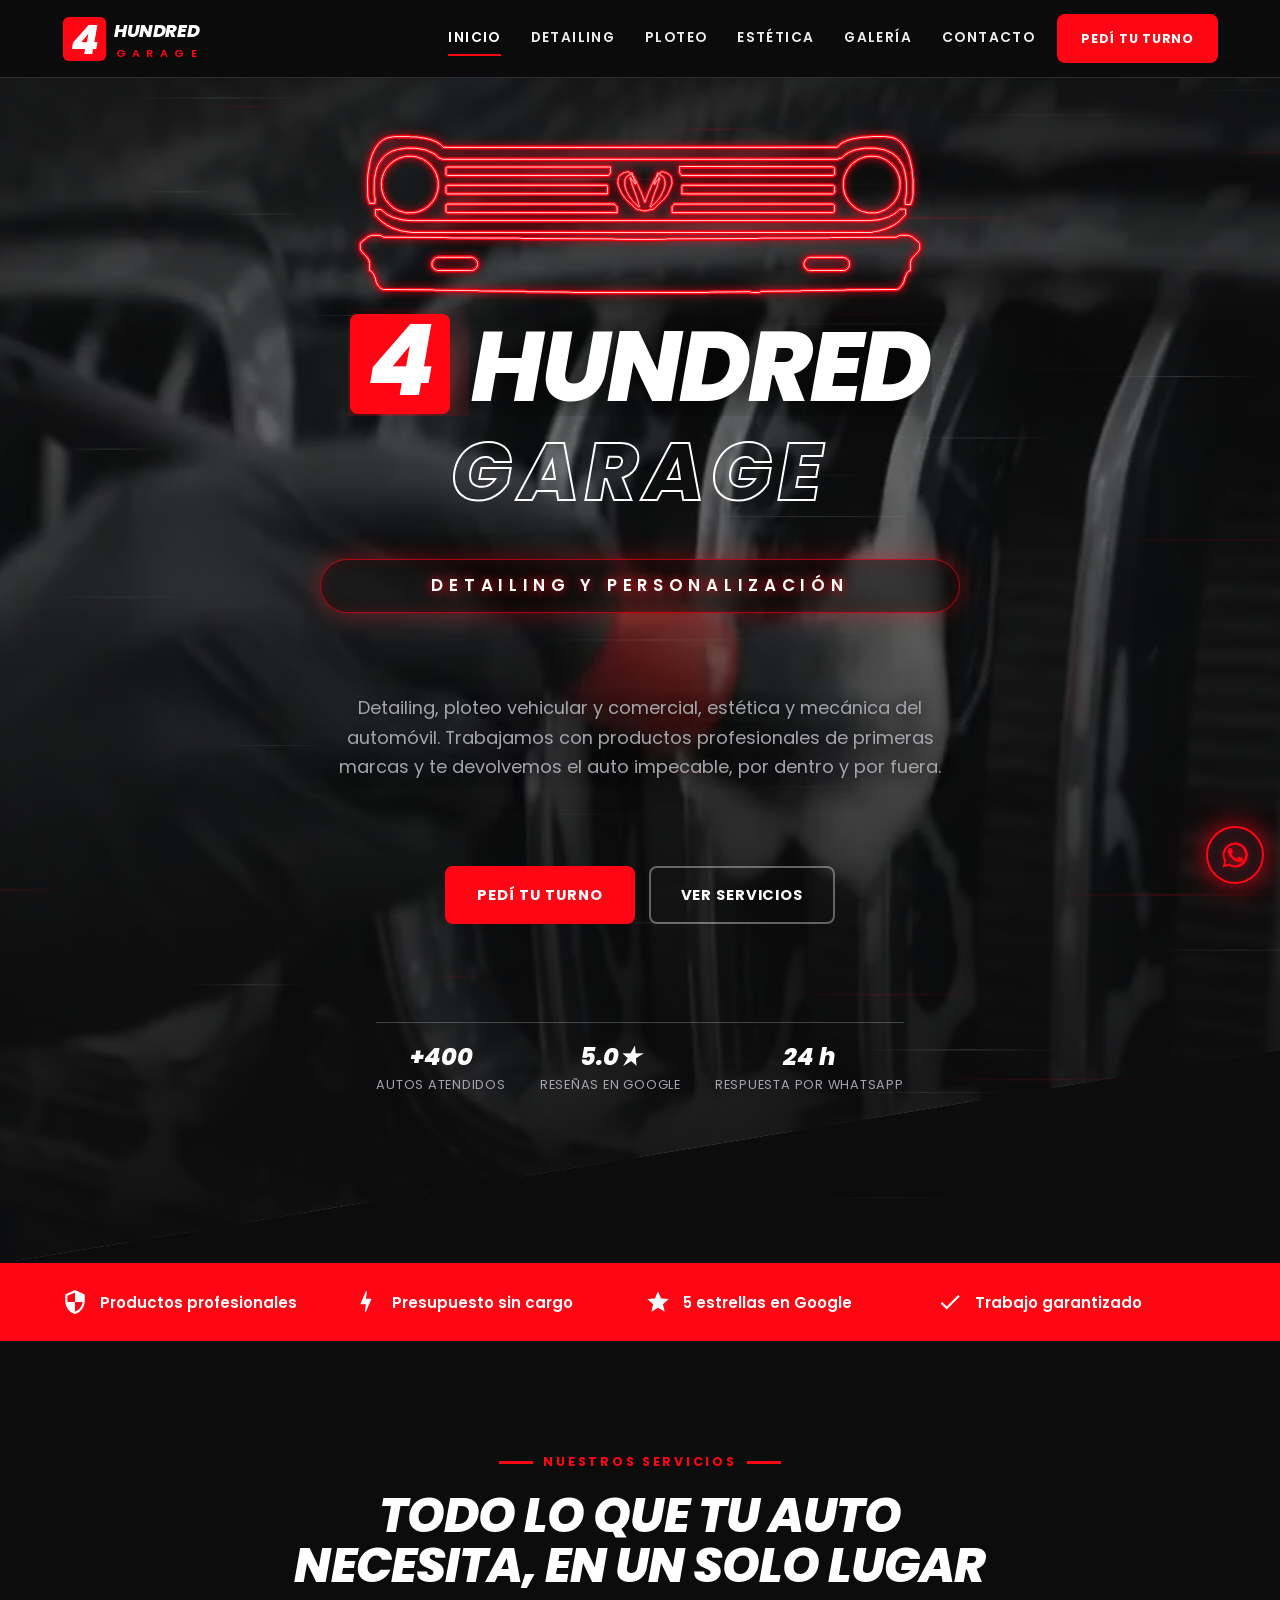
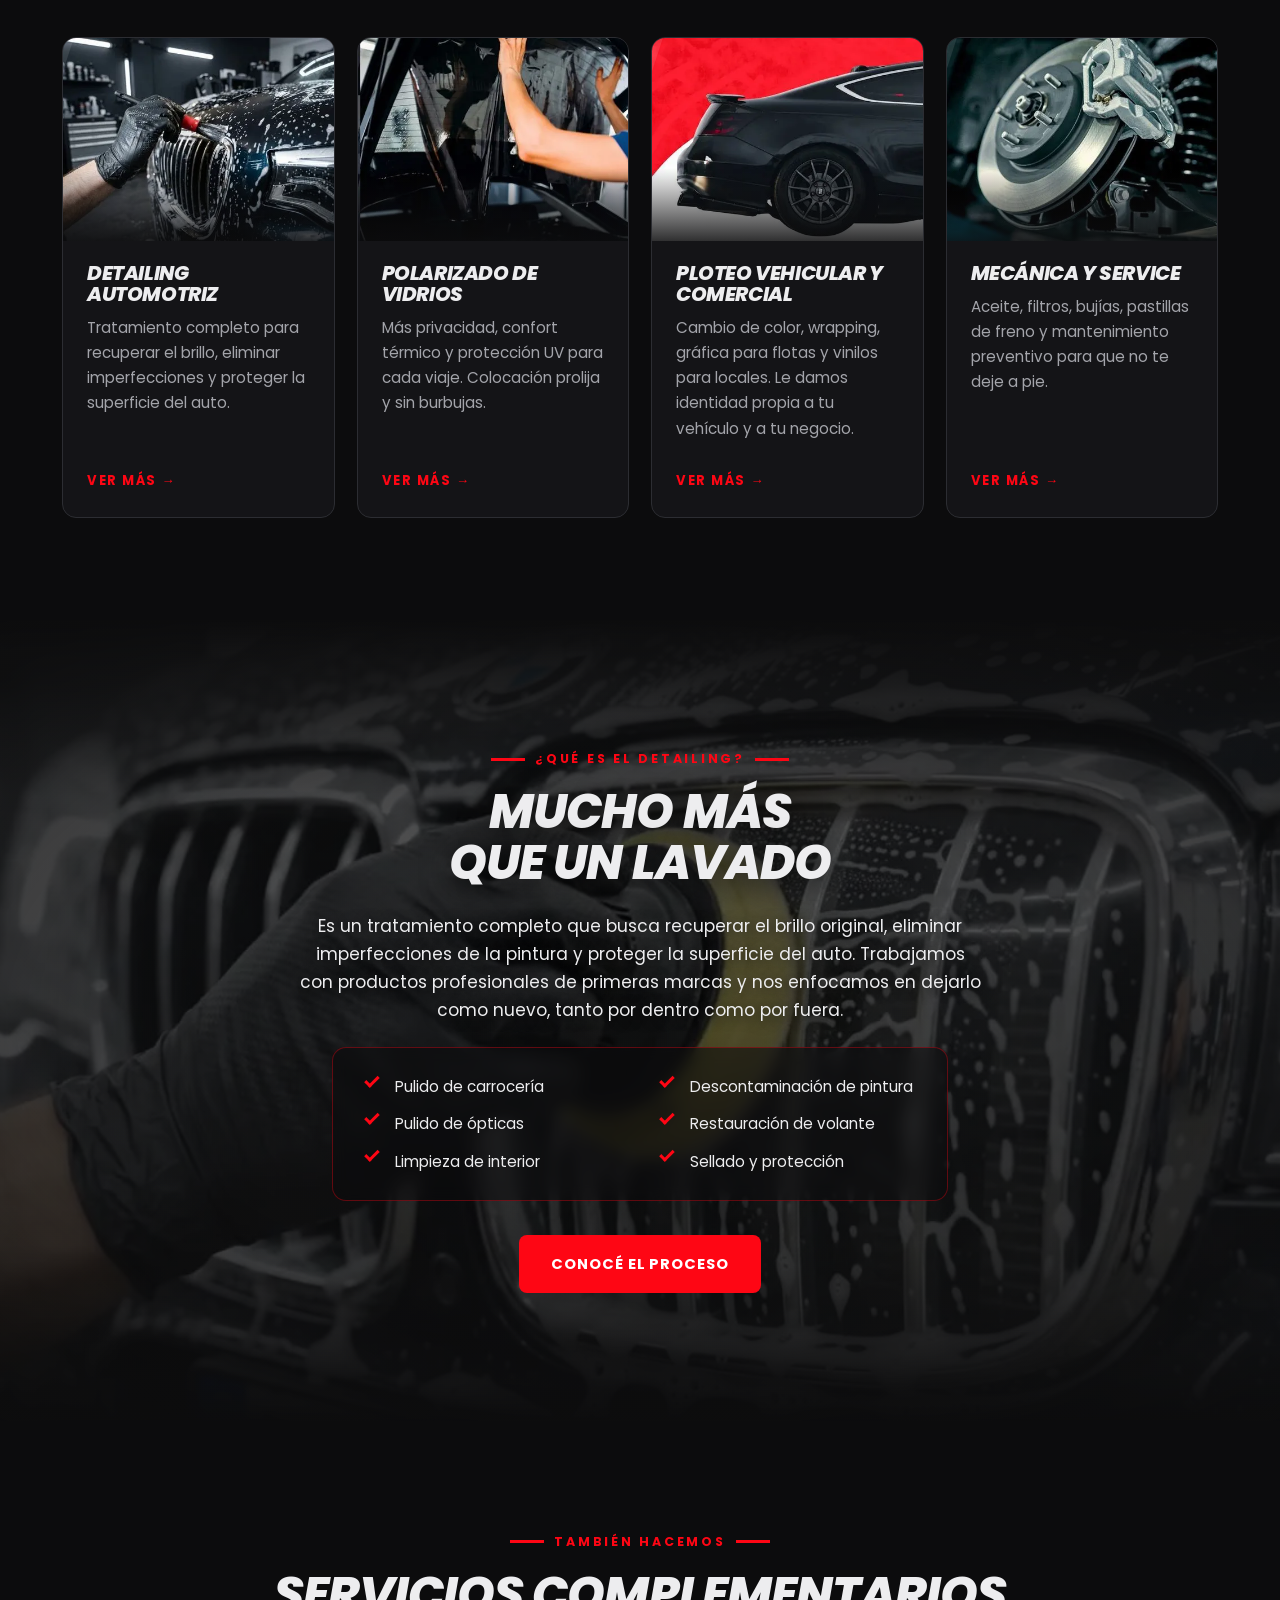
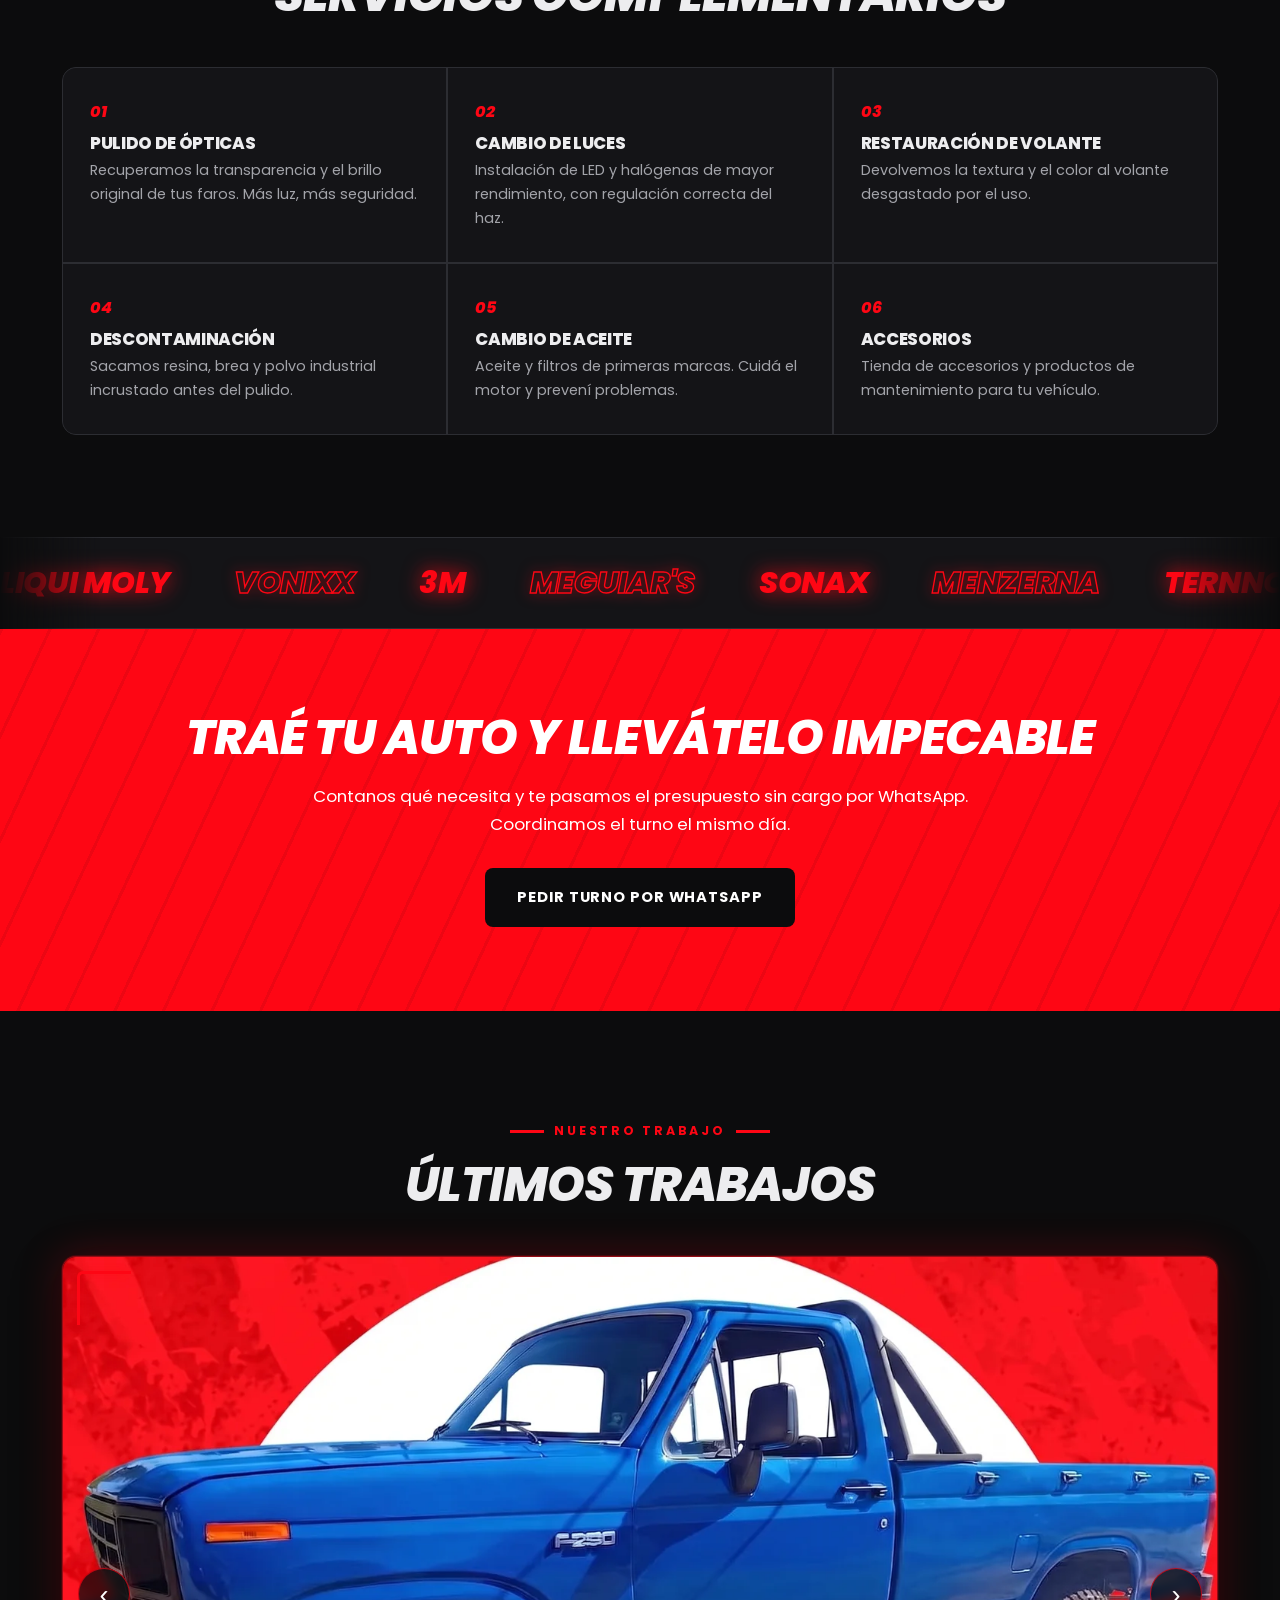
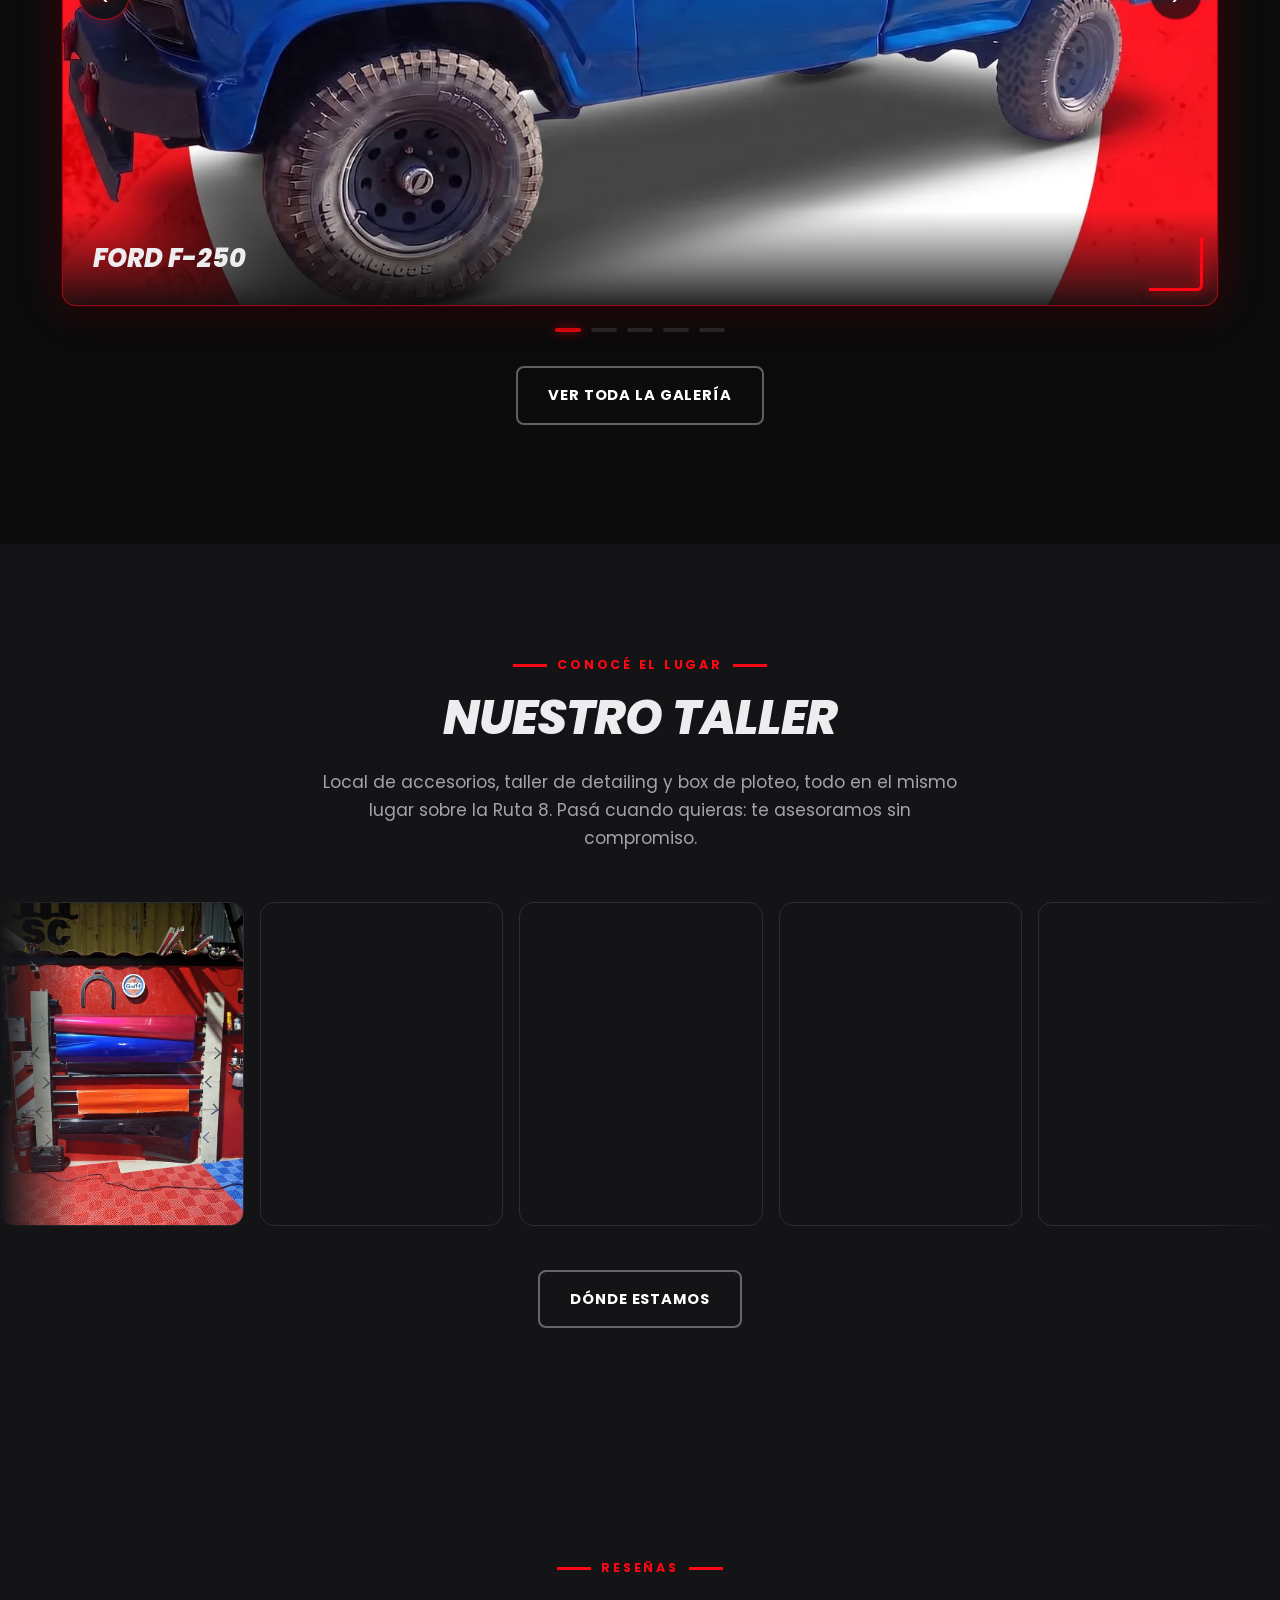
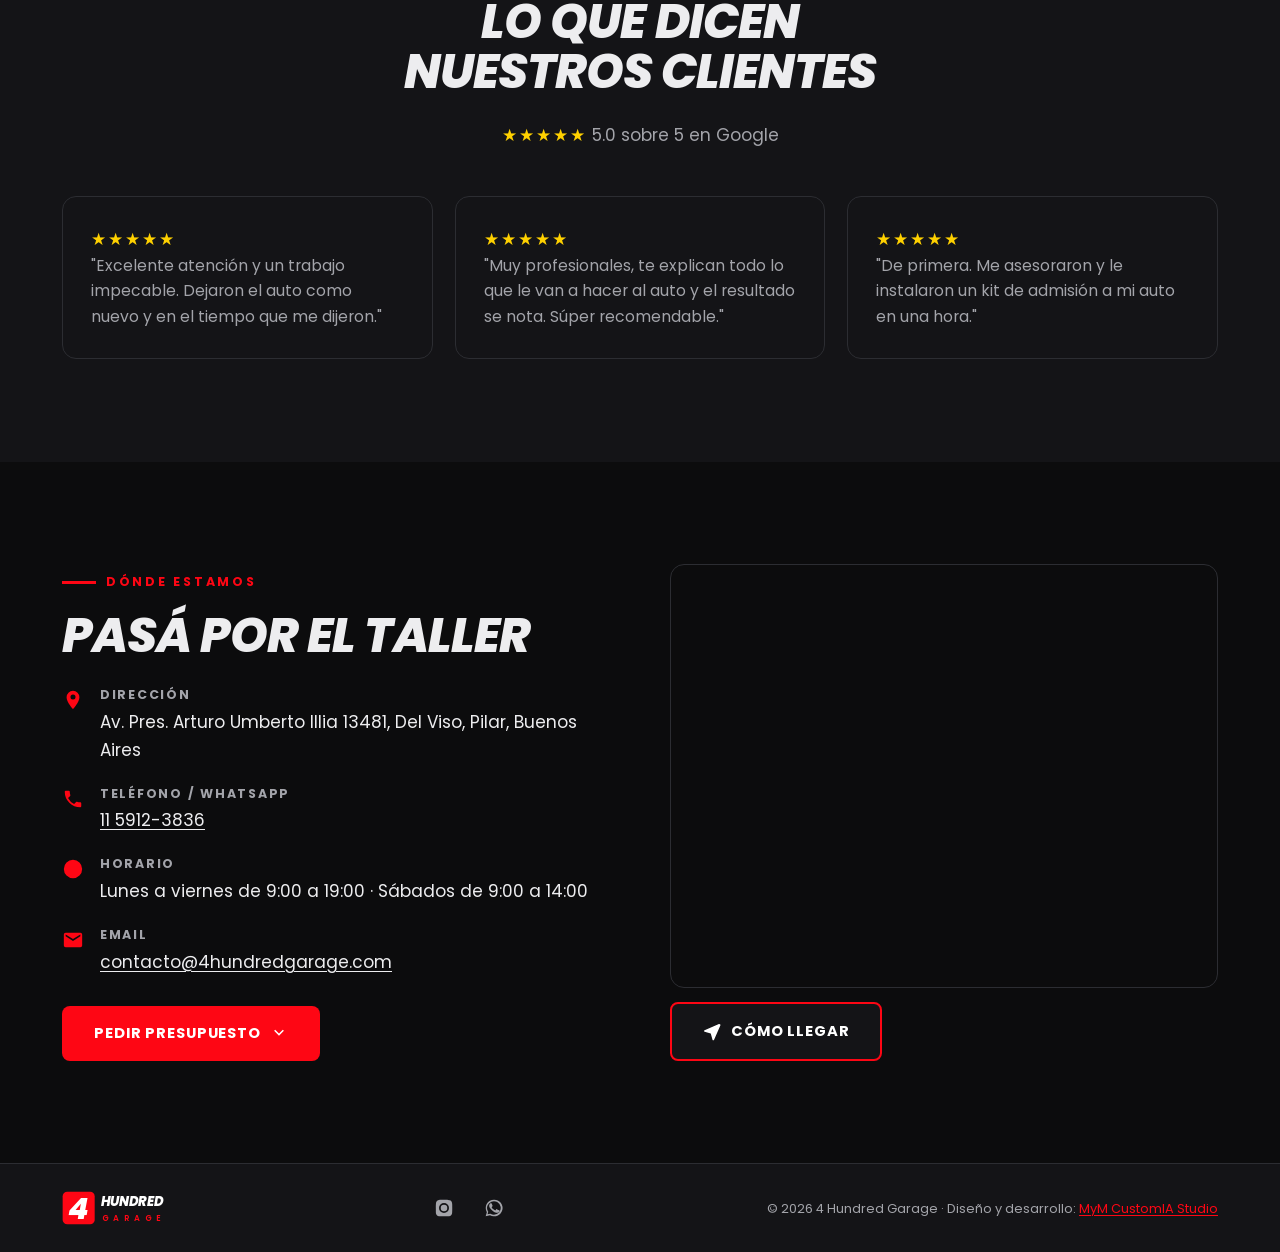
<file: index.html>
<!DOCTYPE html>
<html lang="es-AR">
<head>
<meta charset="utf-8">
<meta name="viewport" content="width=device-width, initial-scale=1">
<title>4 Hundred Garage | Detailing, ploteo y mecánica en Del Viso</title>
<meta name="description" content="Detailing automotriz, pulido, polarizado de vidrios, ploteo vehicular y comercial y mecánica ligera en Del Viso, Pilar. Productos profesionales de primeras marcas. Turnos por WhatsApp.">
<meta name="theme-color" content="#0C0C0D">
<link rel="canonical" href="https://www.4hundredgarage.com/">
<link rel="icon" href="/favicon.ico" sizes="48x48">
<link rel="icon" href="/assets/img/isotipo.svg" type="image/svg+xml">
<link rel="apple-touch-icon" href="/assets/img/apple-touch-icon.png">
<meta property="og:site_name" content="4 Hundred Garage">
<meta property="og:title" content="4 Hundred Garage | Detailing, ploteo y mecánica en Del Viso">
<meta property="og:description" content="Detailing automotriz, pulido, polarizado de vidrios, ploteo vehicular y comercial y mecánica ligera en Del Viso, Pilar. Productos profesionales de primeras marcas. Turnos por WhatsApp.">
<meta property="og:url" content="https://www.4hundredgarage.com/">
<meta property="og:type" content="website">
<meta property="og:locale" content="es_AR">
<meta property="og:image" content="https://www.4hundredgarage.com/assets/img/og.jpg">
<meta property="og:image:width" content="1200">
<meta property="og:image:height" content="630">
<meta property="og:image:alt" content="Parrilla neón y logo de 4 Hundred Garage">
<meta name="twitter:card" content="summary_large_image">
<meta name="twitter:title" content="4 Hundred Garage | Detailing, ploteo y mecánica en Del Viso">
<meta name="twitter:description" content="Detailing automotriz, pulido, polarizado de vidrios, ploteo vehicular y comercial y mecánica ligera en Del Viso, Pilar. Productos profesionales de primeras marcas. Turnos por WhatsApp.">
<meta name="twitter:image" content="https://www.4hundredgarage.com/assets/img/og.jpg">
<link rel="preload" as="image" href="assets/img/hero-poster.webp" fetchpriority="high">
<link rel="preload" href="assets/fonts/poppins-800i.woff2" as="font" type="font/woff2" crossorigin>
<link rel="preload" href="assets/fonts/poppins-400.woff2" as="font" type="font/woff2" crossorigin>
<link rel="stylesheet" href="assets/css/estilos.min.css?v=20260909f">

<!-- ▼ CONFIRMAR CON CLIENTE: usuario de Instagram en sameAs -->
<script type="application/ld+json">{ "@context": "https://schema.org", "@type": "AutoRepair", "additionalType": "https://schema.org/AutoWash", "@id": "https://www.4hundredgarage.com/#negocio", "name": "4 Hundred Garage", "url": "https://www.4hundredgarage.com/", "logo": "https://www.4hundredgarage.com/assets/img/isotipo.svg", "image": "https://www.4hundredgarage.com/assets/img/og.jpg", "telephone": "+54 9 11 5912-3836", "priceRange": "$", "address": { "@type": "PostalAddress", "streetAddress": "Av. Pres. Arturo Umberto Illia 13481", "addressLocality": "Del Viso", "postalCode": "B1669", "addressRegion": "Buenos Aires", "addressCountry": "AR" }, "areaServed": "Del Viso, Pilar, José C. Paz, Tortuguitas y zona norte del GBA", "geo": { "@type": "GeoCoordinates", "latitude": -34.4643068, "longitude": -58.8038386 }, "hasMap": "https://maps.google.com/?cid=15444087797533158038", "openingHoursSpecification": [ { "@type": "OpeningHoursSpecification", "dayOfWeek": [ "Monday", "Tuesday", "Wednesday", "Thursday", "Friday" ], "opens": "09:00", "closes": "19:00" }, { "@type": "OpeningHoursSpecification", "dayOfWeek": "Saturday", "opens": "09:00", "closes": "14:00" } ], "sameAs": [ "https://www.instagram.com/4hundredgarage/" ], "hasOfferCatalog": { "@type": "OfferCatalog", "name": "Servicios", "itemListElement": [ { "@type": "OfferCatalog", "name": "Detailing", "url": "https://www.4hundredgarage.com/detailing", "itemListElement": [ { "@type": "Offer", "itemOffered": { "@type": "Service", "name": "Detailing integral" } }, { "@type": "Offer", "itemOffered": { "@type": "Service", "name": "Pulido de carrocería" } }, { "@type": "Offer", "itemOffered": { "@type": "Service", "name": "Descontaminación de pintura" } }, { "@type": "Offer", "itemOffered": { "@type": "Service", "name": "Pulido de ópticas y limpiafaros" } }, { "@type": "Offer", "itemOffered": { "@type": "Service", "name": "Restauración de volante" } } ] }, { "@type": "OfferCatalog", "name": "Ploteo", "url": "https://www.4hundredgarage.com/ploteo", "itemListElement": [ { "@type": "Offer", "itemOffered": { "@type": "Service", "name": "Ploteo vehicular" } }, { "@type": "Offer", "itemOffered": { "@type": "Service", "name": "Flotas y utilitarios" } }, { "@type": "Offer", "itemOffered": { "@type": "Service", "name": "Ploteo comercial" } }, { "@type": "Offer", "itemOffered": { "@type": "Service", "name": "Wrapping y cambio de color" } } ] }, { "@type": "OfferCatalog", "name": "Estética", "url": "https://www.4hundredgarage.com/estetica", "itemListElement": [ { "@type": "Offer", "itemOffered": { "@type": "Service", "name": "Polarizado de vidrios" } }, { "@type": "Offer", "itemOffered": { "@type": "Service", "name": "Cambio de luces" } }, { "@type": "Offer", "itemOffered": { "@type": "Service", "name": "Accesorios para el auto" } } ] }, { "@type": "OfferCatalog", "name": "Mecánica", "url": "https://www.4hundredgarage.com/mecanica", "itemListElement": [ { "@type": "Offer", "itemOffered": { "@type": "Service", "name": "Cambio de aceite y filtros" } }, { "@type": "Offer", "itemOffered": { "@type": "Service", "name": "Cambio de bujías" } }, { "@type": "Offer", "itemOffered": { "@type": "Service", "name": "Cambio de pastillas de freno" } }, { "@type": "Offer", "itemOffered": { "@type": "Service", "name": "Mantenimiento preventivo" } } ] } ] } }</script>
</head>
<body>

<!-- ===== Header ===== -->
<header class="header">
  <div class="contenedor">
    <a class="logo" href="/" aria-label="4 Hundred Garage — Inicio">
      <svg xmlns="http://www.w3.org/2000/svg" viewBox="0 0 332 104" role="img" aria-label="4 Hundred Garage">
  <rect x="2" y="2" width="98" height="100" rx="14" fill="#FE0614"/>
  <text x="51" y="86" font-family="Poppins, Arial Black, sans-serif" font-size="92" font-weight="800" font-style="italic" fill="#FFFFFF" text-anchor="middle">4</text>
  <text x="118" y="47" font-family="Poppins, Arial Black, sans-serif" font-size="40" font-weight="800" font-style="italic" fill="currentColor" letter-spacing="-1">HUNDRED</text>
  <text x="121" y="93" font-family="Poppins, Arial, sans-serif" font-size="25" font-weight="600" fill="#FE0614" letter-spacing="14.5">GARAGE</text>
</svg>
    </a>
    <nav class="nav" id="nav">
        <a href="/" aria-current="page">Inicio</a>
        <a href="/detailing">Detailing</a>
        <a href="/ploteo">Ploteo</a>
        <a href="/estetica">Estética</a>
        <a href="/galeria">Galería</a>
        <a href="/contacto">Contacto</a>
    </nav>
    <a class="btn btn--rojo" href="https://wa.me/5491159123836?text=Hola%204%20Hundred%20Garage%2C%20quiero%20pedir%20un%20turno" target="_blank" rel="noopener">Pedí tu turno</a>
    <button class="burger" aria-label="Abrir menú" aria-expanded="false" aria-controls="nav">
      <span></span><span></span><span></span>
    </button>
  </div>
  <div class="progreso" aria-hidden="true"></div>
</header>

<!-- ===== Hero ===== -->
<section class="hero hero--video">
  <div class="hero-fondo" aria-hidden="true">
    <video class="video-diferido" autoplay muted loop playsinline preload="none" poster="assets/img/hero-poster.webp" data-src="assets/video/hero.mp4"></video>
  </div>
  <span class="hero-luz" aria-hidden="true"></span>
  <canvas class="hero-lineas" aria-hidden="true"></canvas>
  <div class="contenedor hero-centro">
    <div class="hero-marca">
    <svg class="hero-parrilla" xmlns="http://www.w3.org/2000/svg" xmlns:xlink="http://www.w3.org/1999/xlink" viewBox="169 121 3053 909" width="640" height="190" role="img" aria-hidden="true" focusable="false">
    <defs>
    <path id="p" pathLength="1" d="M209.0 730.4 L209.0 759.6 L220.4 778.4 L243.6 800.6 L254.9 819.1 L258.0 835.4 L258.1 873.8 L267.4 876.4 L278.8 891.9 L287.9 913.1 L292.1 930.9 L300.2 949.1 L313.6 965.6 L329.4 974.0 L598.6 976.0 L605.4 978.0 L829.6 980.0 L846.4 982.0 L1085.6 984.0 L1089.4 986.0 L1321.6 988.0 L1331.4 990.0 L2057.6 990.0 L2071.4 988.0 L2279.6 986.0 L2283.4 990.0 L2331.6 990.0 L2337.4 984.0 L2545.6 982.0 L2559.4 980.0 L2783.6 978.0 L2792.4 976.0 L3061.6 974.0 L3071.1 969.8 L3085.8 956.1 L3098.9 930.9 L3103.1 913.1 L3115.2 885.9 L3123.9 876.2 L3132.9 873.8 L3133.0 833.4 L3135.1 821.1 L3143.4 805.6 L3170.6 778.4 L3182.0 759.6 L3182.0 730.4 L3178.6 724.6 L3145.1 696.2 L3130.9 689.1 L3116.6 686.0 L3081.4 686.0 L3072.1 688.1 L3058.6 696.0 L2708.4 698.0 L2694.6 700.0 L2332.4 701.0 L2324.6 703.0 L1839.4 705.0 L1830.6 707.0 L1709.6 708.0 L1567.4 707.0 L1550.6 705.0 L1065.4 703.0 L1056.6 701.0 L695.4 700.0 L657.6 698.0 L332.4 696.0 L318.9 688.1 L309.6 686.0 L275.4 686.0 L260.1 689.1 L243.9 697.2 L238.4 703.6 L220.6 716.4 Z M2568.0 831.4 L2572.2 820.9 L2586.1 807.1 L2599.4 803.0 L2775.6 803.0 L2792.1 808.2 L2803.6 818.6 L2808.0 826.4 L2809.0 845.6 L2803.6 858.4 L2790.1 870.8 L2781.6 873.0 L2596.4 873.0 L2589.9 871.8 L2576.2 862.1 L2568.1 846.9 Z M591.0 827.4 L601.6 812.4 L609.1 807.1 L621.4 803.0 L799.6 803.0 L813.1 807.2 L827.6 821.6 L832.0 832.4 L832.0 845.6 L826.8 857.1 L821.4 863.6 L811.1 870.8 L803.6 873.0 L618.4 873.0 L605.9 867.8 L595.2 858.1 L591.0 850.6 Z M3106.0 547.4 L3076.1 547.1 L3060.4 562.6 L3042.1 575.8 L3018.9 587.9 L2995.9 595.9 L2961.6 604.0 L2917.6 608.0 L473.4 608.0 L432.4 604.0 L385.1 591.9 L350.9 575.8 L318.6 549.0 L289.2 549.1 L289.0 578.6 L313.6 605.6 L345.9 629.8 L370.1 642.9 L389.1 650.9 L428.4 663.0 L483.4 671.0 L2929.6 671.0 L2937.1 667.1 L2964.6 663.0 L3004.9 650.9 L3039.1 634.8 L3061.1 620.8 L3077.4 607.6 L3105.8 577.1 Z M1866.0 536.4 L1866.4 566.0 L2720.6 566.0 L2726.4 562.6 L2730.0 557.6 L2730.0 527.4 L2721.6 520.0 L1880.4 520.0 Z M664.0 526.4 L664.0 558.6 L665.6 561.6 L673.4 566.0 L1574.0 565.6 L1573.9 536.2 L1558.6 520.0 L672.4 520.0 Z M1918.0 434.4 L1918.4 466.0 L2720.6 466.0 L2730.0 458.6 L2730.0 427.4 L2721.6 420.0 L1921.4 420.0 Z M664.0 427.4 L664.1 458.9 L665.9 461.8 L674.4 466.0 L1523.0 465.6 L1523.0 430.4 L1521.9 422.1 L1518.6 420.0 L672.4 420.0 Z M664.0 329.4 L664.0 361.6 L666.2 364.9 L672.4 368.0 L1528.6 368.0 L1539.0 353.6 L1538.6 323.0 L672.4 323.0 Z M1906.0 322.4 L1906.0 351.6 L1915.4 368.0 L2720.6 368.0 L2725.1 366.8 L2730.0 361.6 L2730.0 329.4 L2720.6 323.0 Z M2897.4 268.0 L2868.1 277.1 L2844.9 289.2 L2820.4 308.6 L2797.2 338.9 L2785.1 365.1 L2780.1 380.1 L2777.0 397.4 L2777.0 436.6 L2780.0 445.4 L2780.0 451.6 L2788.1 476.9 L2805.2 506.1 L2823.6 526.6 L2849.9 546.8 L2872.1 557.9 L2909.4 567.0 L2945.6 567.0 L2966.6 563.0 L3000.1 549.8 L3022.4 534.6 L3045.6 511.4 L3061.8 487.1 L3070.9 465.9 L3078.0 436.6 L3078.0 397.4 L3075.0 381.4 L3066.9 357.1 L3057.8 338.9 L3046.8 322.9 L3025.8 301.1 L3002.1 284.2 L2976.9 273.1 L2957.6 268.0 L2942.6 266.0 L2913.4 266.0 Z M441.4 268.0 L412.1 277.1 L384.9 292.2 L359.4 314.6 L345.2 332.9 L332.1 357.1 L324.0 383.4 L321.0 401.4 L321.0 431.6 L324.0 449.6 L332.1 474.9 L344.2 498.1 L368.4 527.4 L386.9 541.8 L408.1 553.9 L442.4 565.0 L452.4 567.0 L496.6 566.0 L525.9 557.9 L549.1 546.8 L573.4 529.6 L594.6 505.4 L606.9 485.9 L617.9 456.9 L623.0 429.6 L623.0 400.4 L614.9 365.1 L602.8 339.9 L582.6 312.6 L560.1 293.2 L538.9 280.1 L506.6 269.0 L486.6 266.0 L456.4 266.0 Z M247.0 399.4 L248.0 477.6 L253.1 501.9 L256.0 505.4 L257.1 515.8 L286.8 515.9 L287.0 486.4 L284.0 479.6 L282.0 460.6 L283.0 390.4 L292.1 343.1 L299.1 322.1 L307.2 304.9 L327.4 275.6 L345.6 258.4 L360.9 248.2 L378.1 239.1 L401.1 231.1 L449.4 223.0 L503.6 223.0 L551.9 231.1 L593.1 248.2 L606.4 256.4 L624.9 273.8 L649.4 282.0 L2743.6 282.0 L2769.1 273.8 L2784.6 259.4 L2801.9 247.2 L2842.1 231.1 L2890.4 223.0 L2946.6 223.0 L2995.9 232.1 L3033.1 248.2 L3054.4 263.4 L3067.6 276.6 L3087.8 306.9 L3095.9 325.1 L3103.9 351.1 L3112.0 401.4 L3112.0 465.6 L3108.0 481.4 L3107.9 490.9 L3105.0 492.4 L3105.2 521.9 L3134.9 521.8 L3135.1 513.1 L3137.9 511.8 L3142.0 497.6 L3147.0 465.6 L3147.0 390.4 L3144.0 372.6 L3142.0 340.4 L3129.9 282.1 L3121.9 258.1 L3109.8 230.9 L3089.6 200.6 L3078.4 189.4 L3061.1 177.2 L3044.9 169.1 L3030.6 165.0 L2993.6 161.0 L2925.4 161.0 L2918.6 163.0 L2876.4 165.0 L2828.4 173.0 L2802.1 180.1 L2772.9 193.2 L2756.6 204.4 L2747.4 215.6 L2742.6 218.0 L683.6 219.0 L649.1 217.9 L634.4 202.4 L610.9 188.1 L578.9 176.1 L572.4 176.0 L565.9 173.1 L541.6 168.0 L531.4 168.0 L510.6 164.0 L475.4 163.0 L469.6 161.0 L385.4 162.0 L353.1 168.1 L332.9 177.2 L320.6 185.4 L304.4 200.6 L289.2 221.9 L272.1 257.1 L260.0 297.4 L249.0 363.4 Z"/>
    <path id="e" pathLength="1" d="M1581.1 381.1 L1578.0 395.4 L1579.0 401.6 L1577.0 406.4 L1581.1 423.9 L1597.2 461.1 L1613.4 485.4 L1640.6 514.6 L1648.4 519.4 L1669.9 541.8 L1674.1 543.2 L1682.1 549.9 L1694.6 550.0 L1703.1 553.9 L1709.9 554.1 L1713.4 557.0 L1718.4 555.0 L1729.6 557.0 L1733.1 554.1 L1739.6 554.0 L1749.4 550.0 L1760.9 549.9 L1777.4 538.6 L1794.6 519.4 L1801.4 515.6 L1807.4 507.6 L1821.6 495.4 L1840.8 470.1 L1857.9 434.9 L1866.0 409.6 L1864.0 401.6 L1865.0 395.4 L1860.9 377.1 L1857.6 370.6 L1847.1 361.2 L1830.9 352.1 L1818.1 349.9 L1813.6 347.0 L1807.6 349.4 L1801.9 356.9 L1788.4 355.6 L1788.0 362.6 L1784.1 368.1 L1783.2 376.9 L1785.8 376.1 L1791.2 361.9 L1796.6 359.0 L1801.6 362.6 L1802.2 365.9 L1815.4 371.4 L1823.8 381.9 L1829.0 402.4 L1828.0 423.6 L1819.9 448.9 L1813.1 461.1 L1811.9 466.9 L1799.8 486.1 L1783.6 507.4 L1752.4 537.0 L1750.0 532.4 L1753.9 524.9 L1755.1 514.1 L1757.9 509.9 L1767.1 477.1 L1786.9 425.9 L1791.1 408.1 L1793.9 403.9 L1800.8 380.9 L1796.1 379.2 L1794.0 383.4 L1793.8 391.1 L1786.1 394.2 L1776.2 409.9 L1775.8 414.1 L1772.9 415.8 L1771.0 413.6 L1771.1 408.1 L1783.0 379.4 L1779.1 379.1 L1777.2 380.9 L1773.8 390.1 L1765.1 401.1 L1765.8 406.1 L1753.1 429.1 L1752.9 433.9 L1749.1 439.1 L1747.9 445.9 L1741.1 455.1 L1739.9 465.9 L1736.2 468.9 L1730.9 486.9 L1726.1 493.1 L1726.9 498.9 L1724.1 504.1 L1723.9 508.9 L1721.4 511.0 L1719.1 508.9 L1718.9 504.1 L1716.0 498.6 L1716.9 493.1 L1712.2 488.1 L1709.9 477.1 L1705.9 468.2 L1703.1 465.9 L1701.9 454.1 L1695.1 445.9 L1693.9 439.1 L1690.1 433.9 L1685.9 421.1 L1678.1 407.9 L1677.9 401.1 L1670.2 392.1 L1665.9 380.2 L1660.4 379.0 L1660.0 381.6 L1671.9 408.1 L1671.9 412.9 L1669.6 415.0 L1662.2 405.1 L1656.9 394.2 L1649.2 391.1 L1648.9 383.1 L1646.8 379.1 L1643.9 379.2 L1642.0 382.6 L1651.9 408.1 L1652.1 413.9 L1675.9 477.1 L1687.9 515.1 L1688.1 520.9 L1693.0 532.4 L1690.4 537.0 L1659.4 507.4 L1635.2 474.1 L1623.1 448.9 L1615.0 423.6 L1615.0 395.4 L1619.2 381.9 L1627.6 371.4 L1637.1 366.1 L1640.8 365.9 L1642.4 360.6 L1646.4 359.0 L1651.8 361.9 L1657.2 376.1 L1659.8 376.9 L1660.0 372.4 L1655.1 361.9 L1654.8 355.9 L1650.4 355.0 L1641.1 356.9 L1635.4 349.4 L1630.6 347.0 L1621.9 350.9 L1610.1 353.1 L1588.6 367.4 L1585.2 370.9 Z"/>
    <filter id="h" x="-10%" y="-20%" width="120%" height="140%"><feGaussianBlur in="SourceGraphic" stdDeviation="20"/></filter>
    </defs>
    <g fill="none" stroke-linejoin="round" stroke-linecap="round">
    <g class="pz-halo"><g stroke="#FE0614" stroke-width="40" opacity=".45" filter="url(#h)"><use xlink:href="#p"/><use xlink:href="#e"/></g></g>
    <use class="pz-tubo pz-p" xlink:href="#p" stroke="#C7000B" stroke-width="22"/>
    <use class="pz-tubo pz-p" xlink:href="#p" stroke="#FE0614" stroke-width="18"/>
    <use class="pz-tubo pz-p pz-luz" xlink:href="#p" stroke="#FFF1F1" stroke-width="5" opacity=".95"/>
    <use class="pz-tubo pz-e" xlink:href="#e" stroke="#C7000B" stroke-width="17"/>
    <use class="pz-tubo pz-e" xlink:href="#e" stroke="#FE0614" stroke-width="14"/>
    <use class="pz-tubo pz-e pz-luz" xlink:href="#e" stroke="#FFF1F1" stroke-width="4" opacity=".95"/>
    <use class="pz-barrido pz-barrido-p" xlink:href="#p" stroke="#FFF1F1" stroke-width="18" stroke-linecap="butt"/>
    <use class="pz-barrido pz-barrido-e" xlink:href="#e" stroke="#FFF1F1" stroke-width="14" stroke-linecap="butt"/>
    </g>
    <defs>
    <radialGradient id="faro-g" cx="50%" cy="50%" r="50%"><stop offset="0" stop-color="#FFFBEA"/><stop offset=".45" stop-color="#FFF3C4" stop-opacity=".95"/><stop offset=".75" stop-color="#FFE38A" stop-opacity=".45"/><stop offset="1" stop-color="#FFE38A" stop-opacity="0"/></radialGradient>
    <radialGradient id="led-g" cx="50%" cy="50%" r="50%"><stop offset="0" stop-color="#FFFFFF"/><stop offset=".4" stop-color="#EAF4FF" stop-opacity=".95"/><stop offset=".75" stop-color="#BFDBFF" stop-opacity=".4"/><stop offset="1" stop-color="#BFDBFF" stop-opacity="0"/></radialGradient>
    </defs>
    <g class="faros" opacity="0" aria-hidden="true">
    <circle class="faro faro--halo" cx="472.5" cy="417" r="300" fill="url(#faro-g)" opacity=".55"/>
    <circle class="faro faro--halo" cx="2928" cy="417" r="300" fill="url(#faro-g)" opacity=".55"/>
    <circle class="faro faro--luz" cx="472.5" cy="417" r="150" fill="url(#faro-g)"/>
    <circle class="faro faro--luz" cx="2928" cy="417" r="150" fill="url(#faro-g)"/>
    <circle class="faro faro--halo faro--led" cx="712" cy="838.5" r="220" fill="url(#led-g)" opacity=".5"/>
    <circle class="faro faro--halo faro--led" cx="2689" cy="838.5" r="220" fill="url(#led-g)" opacity=".5"/>
    <ellipse class="faro faro--luz faro--led" cx="712" cy="838.5" rx="112" ry="34" fill="url(#led-g)"/>
    <ellipse class="faro faro--luz faro--led" cx="2689" cy="838.5" rx="112" ry="34" fill="url(#led-g)"/>
    </g>
    </svg>
    <h1 class="hero-nombre">
      <span class="linea">
        <span class="mask"><b class="cuatro">4</b></span><!--
        --><span class="mask"><span class="palabra p2">HUNDRED</span></span>
      </span>
      <span class="linea"><span class="mask"><span class="palabra p3">GARAGE</span></span></span>
    </h1>
    <span class="hero-sub">Detailing y Personalización</span>
    </div>
    <p class="hero-bajada">Detailing, ploteo vehicular y comercial, estética y mecánica del automóvil. Trabajamos con productos profesionales de primeras marcas y te devolvemos el auto impecable, por dentro y por fuera.</p>
    <div class="hero-acciones">
      <a class="btn btn--rojo" href="https://wa.me/5491159123836?text=Hola%204%20Hundred%20Garage%2C%20quiero%20pedir%20un%20turno" target="_blank" rel="noopener">Pedí tu turno</a>
      <a class="btn btn--linea" href="#servicios">Ver servicios</a>
    </div>
    <div class="hero-datos">
      <div><strong class="contador" data-contador="400" data-pre="+">+0</strong><span>autos atendidos</span></div>
      <div><strong class="contador" data-contador="5" data-decimales="1" data-post="★">0.0★</strong><span>reseñas en Google</span></div>
      <div><strong class="contador" data-contador="24" data-post=" h">0 h</strong><span>respuesta por WhatsApp</span></div>
    </div>
  </div>
</section>

<!-- ===== Franja de confianza ===== -->
<section class="franja">
  <div class="contenedor">
    <div><svg viewBox="0 0 24 24"><path d="M12 1 3 5v6c0 5.5 3.8 10.7 9 12 5.2-1.3 9-6.5 9-12V5l-9-4zm0 10.9h7c-.5 4-3.2 7.7-7 8.9V12H5V6.3l7-3.1v8.7z"/></svg><span>Productos profesionales</span></div>
    <div><svg viewBox="0 0 24 24"><path d="M11 21h-1l1-7H6.5c-.6 0-.6-.3-.4-.7L11 2h1l-1 7h4.5c.5 0 .6.3.4.7L11 21z"/></svg><span>Presupuesto sin cargo</span></div>
    <div><svg viewBox="0 0 24 24"><path d="m12 17.3 6.2 3.7-1.6-7 5.4-4.7-7.1-.6L12 2 9.2 8.7l-7.1.6 5.4 4.7-1.6 7z"/></svg><span>5 estrellas en Google</span></div>
    <div><svg viewBox="0 0 24 24"><path d="M9 16.2 4.8 12l-1.4 1.4L9 19 21 7l-1.4-1.4z"/></svg><span>Trabajo garantizado</span></div>
  </div>
</section>

<!-- ===== Servicios principales ===== -->
<section class="seccion" id="servicios">
  <div class="contenedor">
    <div class="centrado aparece">
      <span class="etiqueta">Nuestros servicios</span>
      <h2>Todo lo que tu auto<br>necesita, en un solo lugar</h2>
    </div>
    <div class="grid-servicios aparece sep-46">

      <a class="tarjeta" href="/detailing">
        <div class="tarjeta-img"><picture><source type="image/webp" srcset="assets/img/servicio-detailing-480.webp 480w, assets/img/servicio-detailing.webp 800w" sizes="(max-width:600px) 92vw, (max-width:980px) 46vw, 300px"><img src="assets/img/servicio-detailing.jpg" srcset="assets/img/servicio-detailing-480.jpg 480w, assets/img/servicio-detailing.jpg 800w" sizes="(max-width:600px) 92vw, (max-width:980px) 46vw, 300px" alt="Limpieza de parrilla con pincel de detailing" width="1200" height="900" loading="lazy"></picture></div>
        <div class="tarjeta-cuerpo">
          <h3>Detailing automotriz</h3>
          <p>Tratamiento completo para recuperar el brillo, eliminar imperfecciones y proteger la superficie del auto.</p>
          <span class="enlace">Ver más →</span>
        </div>
      </a>

      <a class="tarjeta" href="/estetica#polarizado">
        <div class="tarjeta-img"><picture><source type="image/webp" srcset="assets/img/servicio-polarizado-480.webp 480w, assets/img/servicio-polarizado.webp 800w" sizes="(max-width:600px) 92vw, (max-width:980px) 46vw, 300px"><img src="assets/img/servicio-polarizado.jpg" srcset="assets/img/servicio-polarizado-480.jpg 480w, assets/img/servicio-polarizado.jpg 800w" sizes="(max-width:600px) 92vw, (max-width:980px) 46vw, 300px" alt="Colocación de film polarizado en luneta" width="1200" height="900" loading="lazy"></picture></div>
        <div class="tarjeta-cuerpo">
          <h3>Polarizado de vidrios</h3>
          <p>Más privacidad, confort térmico y protección UV para cada viaje. Colocación prolija y sin burbujas.</p>
          <span class="enlace">Ver más →</span>
        </div>
      </a>

      <a class="tarjeta" href="/ploteo">
        <div class="tarjeta-img"><picture><source type="image/webp" srcset="assets/img/servicio-ploteo-480.webp 480w, assets/img/servicio-ploteo.webp 800w" sizes="(max-width:600px) 92vw, (max-width:980px) 46vw, 300px"><img src="assets/img/servicio-ploteo.jpg" srcset="assets/img/servicio-ploteo-480.jpg 480w, assets/img/servicio-ploteo.jpg 800w" sizes="(max-width:600px) 92vw, (max-width:980px) 46vw, 300px" alt="Aplicación de vinilo de ploteo sobre la carrocería" width="1200" height="900" loading="lazy"></picture></div>
        <div class="tarjeta-cuerpo">
          <h3>Ploteo vehicular y comercial</h3>
          <p>Cambio de color, wrapping, gráfica para flotas y vinilos para locales. Le damos identidad propia a tu vehículo y a tu negocio.</p>
          <span class="enlace">Ver más →</span>
        </div>
      </a>

      <a class="tarjeta" href="/mecanica">
        <div class="tarjeta-img"><picture><source type="image/webp" srcset="assets/img/servicio-mecanica-480.webp 480w, assets/img/servicio-mecanica.webp 800w" sizes="(max-width:600px) 92vw, (max-width:980px) 46vw, 300px"><img src="assets/img/servicio-mecanica.jpg" srcset="assets/img/servicio-mecanica-480.jpg 480w, assets/img/servicio-mecanica.jpg 800w" sizes="(max-width:600px) 92vw, (max-width:980px) 46vw, 300px" alt="Mecánico trabajando en el motor de un auto" width="1200" height="900" loading="lazy"></picture></div>
        <div class="tarjeta-cuerpo">
          <h3>Mecánica y service</h3>
          <p>Aceite, filtros, bujías, pastillas de freno y mantenimiento preventivo para que no te deje a pie.</p>
          <span class="enlace">Ver más →</span>
        </div>
      </a>

    </div>
  </div>
</section>

<!-- ===== Qué es el detailing ===== -->
<section class="seccion banda-video">
  <div class="banda-fondo" aria-hidden="true">
    <video class="video-diferido" autoplay muted loop playsinline preload="none" data-poster="assets/img/detailing-poster.webp" data-poster-sm="assets/img/detailing-poster-480.webp" data-src="assets/video/detailing.mp4" data-solo-pc></video>
  </div>
  <div class="contenedor aparece">
    <div class="partido-txt banda-centro">
      <span class="etiqueta">¿Qué es el detailing?</span>
      <h2>Mucho más<br>que un lavado</h2>
      <p>Es un tratamiento completo que busca recuperar el brillo original, eliminar imperfecciones de la pintura y proteger la superficie del auto. Trabajamos con productos profesionales de primeras marcas y nos enfocamos en dejarlo como nuevo, tanto por dentro como por fuera.</p>
      <ul class="lista-check">
        <li>Pulido de carrocería</li>
        <li>Descontaminación de pintura</li>
        <li>Pulido de ópticas</li>
        <li>Restauración de volante</li>
        <li>Limpieza de interior</li>
        <li>Sellado y protección</li>
      </ul>
      <a class="btn btn--rojo" href="/detailing">Conocé el proceso</a>
    </div>
  </div>
</section>

<!-- ===== Servicios secundarios ===== -->
<section class="seccion">
  <div class="contenedor">
    <div class="centrado aparece">
      <span class="etiqueta">También hacemos</span>
      <h2>Servicios complementarios</h2>
    </div>
    <div class="grid-mini aparece sep-46">
      <a class="mini" href="/detailing#opticas" aria-label="Pulido de ópticas: ver en Detailing"><span class="mini-num">01</span><h3>Pulido de ópticas</h3><p>Recuperamos la transparencia y el brillo original de tus faros. Más luz, más seguridad.</p></a>
      <a class="mini" href="/estetica#luces" aria-label="Cambio de luces: ver en Estética"><span class="mini-num">02</span><h3>Cambio de luces</h3><p>Instalación de LED y halógenas de mayor rendimiento, con regulación correcta del haz.</p></a>
      <a class="mini" href="/detailing#volante" aria-label="Restauración de volante: ver en Detailing"><span class="mini-num">03</span><h3>Restauración de volante</h3><p>Devolvemos la textura y el color al volante desgastado por el uso.</p></a>
      <a class="mini" href="/detailing#descontaminacion" aria-label="Descontaminación de pintura: ver en Detailing"><span class="mini-num">04</span><h3>Descontaminación</h3><p>Sacamos resina, brea y polvo industrial incrustado antes del pulido.</p></a>
      <a class="mini" href="/mecanica#aceite" aria-label="Cambio de aceite: ver en Mecánica"><span class="mini-num">05</span><h3>Cambio de aceite</h3><p>Aceite y filtros de primeras marcas. Cuidá el motor y prevení problemas.</p></a>
      <a class="mini" href="/estetica#accesorios" aria-label="Accesorios para tu auto: ver en Estética"><span class="mini-num">06</span><h3>Accesorios</h3><p>Tienda de accesorios y productos de mantenimiento para tu vehículo.</p></a>
    </div>
  </div>
</section>


<div class="marquesina marquesina--neon marquesina--logos" aria-hidden="true">
  <div class="marquesina-pista"><span class="marca"><b>Liqui Moly</b></span><span class="marca"><b>Vonixx</b></span><span class="marca"><b>3M</b></span><span class="marca"><b>Meguiar's</b></span><span class="marca"><b>Sonax</b></span><span class="marca"><b>Menzerna</b></span><span class="marca"><b>Ternnova</b></span><span class="marca"><b>Turtle Wax</b></span><span class="marca"><b>Carbins</b></span><span class="marca"><b>Liqui Moly</b></span><span class="marca"><b>Vonixx</b></span><span class="marca"><b>3M</b></span><span class="marca"><b>Meguiar's</b></span><span class="marca"><b>Sonax</b></span><span class="marca"><b>Menzerna</b></span><span class="marca"><b>Ternnova</b></span><span class="marca"><b>Turtle Wax</b></span><span class="marca"><b>Carbins</b></span></div>
</div>

<section class="cta">
  <div class="contenedor">
    <h2>Traé tu auto y llevátelo impecable</h2>
    <p>Contanos qué necesita y te pasamos el presupuesto sin cargo por WhatsApp. Coordinamos el turno el mismo día.</p>
    <a class="btn btn--negro" href="https://wa.me/5491159123836?text=Hola%204%20Hundred%20Garage%2C%20quiero%20pedir%20un%20turno" target="_blank" rel="noopener">Pedir turno por WhatsApp</a>
  </div>
</section>


<!-- ===== Galería ===== -->
<section class="seccion">
  <div class="contenedor">
    <div class="centrado aparece">
      <span class="etiqueta">Nuestro trabajo</span>
      <h2>Últimos trabajos</h2>
    </div>
    <div class="show aparece sep-46" data-show>
      <div class="show-marco">
      <figure class="show-slide activo">
        <img class="show-fondo" src="assets/img/trabajo-01-f100-640.webp" width="640" height="360" alt="" aria-hidden="true">
        <picture>
          <source type="image/webp" srcset="assets/img/trabajo-01-f100-640.webp 640w, assets/img/trabajo-01-f100.webp 1600w" sizes="(max-width:1200px) 92vw, 1140px">
          <img class="show-frente" src="assets/img/trabajo-01-f100.jpg" srcset="assets/img/trabajo-01-f100-640.jpg 640w, assets/img/trabajo-01-f100.jpg 1600w" sizes="(max-width:1200px) 92vw, 1140px" width="1600" height="900" alt="Ford F-250 azul restaurada, de perfil" loading="lazy">
        </picture>
        <figcaption>Ford F-250</figcaption>
      </figure>
      <figure class="show-slide">
        <img class="show-fondo" src="assets/img/trabajo-02-amarok-640.webp" width="640" height="360" alt="" aria-hidden="true" loading="lazy">
        <picture>
          <source type="image/webp" srcset="assets/img/trabajo-02-amarok-640.webp 640w, assets/img/trabajo-02-amarok.webp 1024w" sizes="(max-width:1200px) 92vw, 1140px">
          <img class="show-frente" src="assets/img/trabajo-02-amarok.jpg" srcset="assets/img/trabajo-02-amarok-640.jpg 640w, assets/img/trabajo-02-amarok.jpg 1024w" sizes="(max-width:1200px) 92vw, 1140px" width="1024" height="576" alt="Volkswagen Amarok blanca, vista de frente" loading="lazy">
        </picture>
        <figcaption>Volkswagen Amarok</figcaption>
      </figure>
      <figure class="show-slide">
        <img class="show-fondo" src="assets/img/trabajo-06-byd-song-640.webp" width="640" height="360" alt="" aria-hidden="true" loading="lazy">
        <picture>
          <source type="image/webp" srcset="assets/img/trabajo-06-byd-song-640.webp 640w, assets/img/trabajo-06-byd-song.webp 1024w" sizes="(max-width:1200px) 92vw, 1140px">
          <img class="show-frente" src="assets/img/trabajo-06-byd-song.jpg" srcset="assets/img/trabajo-06-byd-song-640.jpg 640w, assets/img/trabajo-06-byd-song.jpg 1024w" sizes="(max-width:1200px) 92vw, 1140px" width="1024" height="576" alt="BYD Song Plus gris, vista tres cuartos frontal" loading="lazy">
        </picture>
        <figcaption>BYD Song Plus</figcaption>
      </figure>
      <figure class="show-slide">
        <img class="show-fondo" src="assets/img/trabajo-08-mercedes-640.webp" width="640" height="360" alt="" aria-hidden="true" loading="lazy">
        <picture>
          <source type="image/webp" srcset="assets/img/trabajo-08-mercedes-640.webp 640w, assets/img/trabajo-08-mercedes.webp 1280w" sizes="(max-width:1200px) 92vw, 1140px">
          <img class="show-frente" src="assets/img/trabajo-08-mercedes.jpg" srcset="assets/img/trabajo-08-mercedes-640.jpg 640w, assets/img/trabajo-08-mercedes.jpg 1280w" sizes="(max-width:1200px) 92vw, 1140px" width="1280" height="720" alt="Mercedes-Benz Clase C blanco, vista tres cuartos frontal" loading="lazy">
        </picture>
        <figcaption>Mercedes-Benz Clase C</figcaption>
      </figure>
      <figure class="show-slide">
        <img class="show-fondo" src="assets/img/trabajo-07-seal-u-frente-640.webp" width="640" height="360" alt="" aria-hidden="true" loading="lazy">
        <picture>
          <source type="image/webp" srcset="assets/img/trabajo-07-seal-u-frente-640.webp 640w, assets/img/trabajo-07-seal-u-frente.webp 1600w" sizes="(max-width:1200px) 92vw, 1140px">
          <img class="show-frente" src="assets/img/trabajo-07-seal-u-frente.jpg" srcset="assets/img/trabajo-07-seal-u-frente-640.jpg 640w, assets/img/trabajo-07-seal-u-frente.jpg 1600w" sizes="(max-width:1200px) 92vw, 1140px" width="1600" height="900" alt="BYD Seal U negra, vista tres cuartos frontal" loading="lazy">
        </picture>
        <figcaption>BYD Seal U</figcaption>
      </figure>
      </div>
      <button class="show-btn show-prev" type="button" aria-label="Trabajo anterior">‹</button>
      <button class="show-btn show-next" type="button" aria-label="Trabajo siguiente">›</button>
      <div class="show-puntos"></div>
    </div>
    <p class="centrado sep-34"><a class="btn btn--linea" href="/galeria">Ver toda la galería</a></p>
  </div>
</section>

<!-- ===== Nuestro taller ===== -->
<section class="seccion seccion--alt taller" id="taller">
  <div class="contenedor">
    <div class="centrado aparece">
      <span class="etiqueta">Conocé el lugar</span>
      <h2>Nuestro taller</h2>
      <p class="taller-txt">Local de accesorios, taller de detailing y box de ploteo, todo en el mismo lugar sobre la Ruta 8. Pasá cuando quieras: te asesoramos sin compromiso.</p>
    </div>
  </div>
  <div class="taller-tira aparece" aria-label="Fotos del taller y del local">
    <div class="taller-pista">
      <figure class="taller-foto">
        <picture>
          <source type="image/webp" srcset="assets/img/taller-02-vinilos-480.webp 360w, assets/img/taller-02-vinilos.webp 675w" sizes="(max-width:820px) 62vw, 400px">
          <img src="assets/img/taller-02-vinilos.jpg" srcset="assets/img/taller-02-vinilos-480.jpg 360w, assets/img/taller-02-vinilos.jpg 675w" sizes="(max-width:820px) 62vw, 400px" width="675" height="900" alt="Rollos de vinilo de colores para ploteo en el taller" loading="lazy" decoding="async">
        </picture>
      </figure>
      <figure class="taller-foto">
        <picture>
          <source type="image/webp" srcset="assets/img/taller-03-box-480.webp 360w, assets/img/taller-03-box.webp 675w" sizes="(max-width:820px) 62vw, 400px">
          <img src="assets/img/taller-03-box.jpg" srcset="assets/img/taller-03-box-480.jpg 360w, assets/img/taller-03-box.jpg 675w" sizes="(max-width:820px) 62vw, 400px" width="675" height="900" alt="Box del taller con piso rojo y estanterías de productos" loading="lazy" decoding="async">
        </picture>
      </figure>
      <figure class="taller-foto">
        <picture>
          <source type="image/webp" srcset="assets/img/taller-04-repuestos-480.webp 360w, assets/img/taller-04-repuestos.webp 675w" sizes="(max-width:820px) 62vw, 400px">
          <img src="assets/img/taller-04-repuestos.jpg" srcset="assets/img/taller-04-repuestos-480.jpg 360w, assets/img/taller-04-repuestos.jpg 675w" sizes="(max-width:820px) 62vw, 400px" width="675" height="900" alt="Pared con escapes y repuestos en el taller" loading="lazy" decoding="async">
        </picture>
      </figure>
      <figure class="taller-foto">
        <picture>
          <source type="image/webp" srcset="assets/img/taller-05-mostrador-480.webp 360w, assets/img/taller-05-mostrador.webp 675w" sizes="(max-width:820px) 62vw, 400px">
          <img src="assets/img/taller-05-mostrador.jpg" srcset="assets/img/taller-05-mostrador-480.jpg 360w, assets/img/taller-05-mostrador.jpg 675w" sizes="(max-width:820px) 62vw, 400px" width="675" height="900" alt="Mostrador del local con productos de limpieza y cuidado del auto" loading="lazy" decoding="async">
        </picture>
      </figure>
      <figure class="taller-foto">
        <picture>
          <source type="image/webp" srcset="assets/img/taller-06-vitrinas-480.webp 360w, assets/img/taller-06-vitrinas.webp 675w" sizes="(max-width:820px) 62vw, 400px">
          <img src="assets/img/taller-06-vitrinas.jpg" srcset="assets/img/taller-06-vitrinas-480.jpg 360w, assets/img/taller-06-vitrinas.jpg 675w" sizes="(max-width:820px) 62vw, 400px" width="675" height="900" alt="Vitrinas con accesorios para el automóvil" loading="lazy" decoding="async">
        </picture>
      </figure>
      <figure class="taller-foto">
        <picture>
          <source type="image/webp" srcset="assets/img/taller-07-escobillas-480.webp 360w, assets/img/taller-07-escobillas.webp 675w" sizes="(max-width:820px) 62vw, 400px">
          <img src="assets/img/taller-07-escobillas.jpg" srcset="assets/img/taller-07-escobillas-480.jpg 360w, assets/img/taller-07-escobillas.jpg 675w" sizes="(max-width:820px) 62vw, 400px" width="675" height="900" alt="Escobillas y caños de admisión exhibidos en el local" loading="lazy" decoding="async">
        </picture>
      </figure>
    </div>
  </div>
  <p class="centrado sep-34"><a class="btn btn--linea" href="#contacto">Dónde estamos</a></p>
</section>

<!-- ===== Reseñas ===== -->
<section class="seccion seccion--alt">
  <div class="contenedor">
    <div class="centrado aparece">
      <span class="etiqueta">Reseñas</span>
      <h2>Lo que dicen<br>nuestros clientes</h2>
      <p class="texto-sec"><span class="estrellas">★★★★★</span> 5.0 sobre 5 en Google</p>
    </div>
    <div class="grid-resenas aparece sep-46">
      <!-- ▼ RESEÑA DE MUESTRA — reemplazar por reseña real -->
      <div class="resena">
        <div class="estrellas">★★★★★</div>
        <p>"Excelente atención y un trabajo impecable. Dejaron el auto como nuevo y en el tiempo que me dijeron."</p>
      </div>
      <!-- ▼ RESEÑA DE MUESTRA — reemplazar por reseña real -->
      <div class="resena">
        <div class="estrellas">★★★★★</div>
        <p>"Muy profesionales, te explican todo lo que le van a hacer al auto y el resultado se nota. Súper recomendable."</p>
      </div>
      <div class="resena">
        <div class="estrellas">★★★★★</div>
        <p>"De primera. Me asesoraron y le instalaron un kit de admisión a mi auto en una hora."</p>
      </div>
    </div>
  </div>
</section>

<!-- ===== Contacto rápido ===== -->
<section class="seccion" id="contacto">
  <div class="contenedor grid-contacto aparece">
    <div>
      <span class="etiqueta">Dónde estamos</span>
      <h2>Pasá por el taller</h2>
      <ul class="datos-lista">
        <li><svg viewBox="0 0 24 24"><path d="M12 2a7 7 0 0 0-7 7c0 5.25 7 13 7 13s7-7.75 7-13a7 7 0 0 0-7-7zm0 9.5A2.5 2.5 0 1 1 12 6a2.5 2.5 0 0 1 0 5.5z"/></svg><div><strong>Dirección</strong>Av. Pres. Arturo Umberto Illia 13481, Del Viso, Pilar, Buenos Aires</div></li>
        <li><svg viewBox="0 0 24 24"><path d="M6.6 10.8a15.1 15.1 0 0 0 6.6 6.6l2.2-2.2c.3-.3.7-.4 1-.2 1.2.4 2.4.6 3.6.6.6 0 1 .4 1 1V20c0 .6-.4 1-1 1A17 17 0 0 1 3 4c0-.6.4-1 1-1h3.5c.6 0 1 .4 1 1 0 1.3.2 2.5.6 3.6.1.4 0 .8-.2 1l-2.3 2.2z"/></svg><div><strong>Teléfono / WhatsApp</strong><a href="tel:+5491159123836">11 5912-3836</a></div></li>
        <li><svg viewBox="0 0 24 24"><path d="M12 2a10 10 0 1 0 0 20 10 10 0 0 0 0-20zm1 10.4V6h-2v7.4l5 3 1-1.7-4-2.3z"/></svg><div><strong>Horario</strong>Lunes a viernes de 9:00 a 19:00 · Sábados de 9:00 a 14:00</div></li>
        <li><svg viewBox="0 0 24 24"><path d="M20 4H4a2 2 0 0 0-2 2v12a2 2 0 0 0 2 2h16a2 2 0 0 0 2-2V6a2 2 0 0 0-2-2zm0 4-8 5-8-5V6l8 5 8-5v2z"/></svg><div><strong>Email</strong><a href="mailto:contacto@4hundredgarage.com">contacto@4hundredgarage.com</a></div></li>
      </ul>
      <div class="menu-wrap">
        <button class="btn btn--rojo btn--menu" type="button" aria-expanded="false" aria-controls="menu-presupuesto">Pedir presupuesto <svg class="chevron" viewBox="0 0 24 24" aria-hidden="true"><path d="M12 15.5 5.5 9l1.4-1.4 5.1 5.1 5.1-5.1L18.5 9z"/></svg></button>
        <div id="menu-presupuesto" class="menu-desplegable" hidden>
          <a href="https://wa.me/5491159123836?text=Hola%204%20Hundred%20Garage%2C%20quiero%20pedir%20un%20presupuesto" target="_blank" rel="noopener"><svg viewBox="0 0 24 24" aria-hidden="true"><path d="M17.5 14.4c-.3-.2-1.8-.9-2-1-.3-.1-.5-.2-.7.1s-.8 1-.9 1.2c-.2.2-.3.2-.6.1a8 8 0 0 1-2.4-1.5 9 9 0 0 1-1.6-2c-.2-.3 0-.5.1-.6l.5-.6.3-.5v-.5l-.9-2.2c-.3-.6-.5-.5-.7-.5h-.6c-.2 0-.5.1-.8.4-.3.3-1 1-1 2.5s1.1 2.9 1.2 3.1c.2.2 2.2 3.3 5.3 4.6.7.3 1.3.5 1.8.6.7.2 1.4.2 1.9.1.6-.1 1.8-.7 2-1.4.3-.7.3-1.3.2-1.4l-.6-.3zM12 2a10 10 0 0 0-8.6 15L2 22l5.2-1.4A10 10 0 1 0 12 2zm0 18.2c-1.5 0-3-.4-4.3-1.2l-.3-.2-3.1.8.8-3-.2-.3A8.2 8.2 0 1 1 12 20.2z"/></svg> Por WhatsApp</a>
          <a href="mailto:contacto@4hundredgarage.com?subject=Pedido%20de%20presupuesto"><svg viewBox="0 0 24 24" aria-hidden="true"><path d="M20 4H4a2 2 0 0 0-2 2v12a2 2 0 0 0 2 2h16a2 2 0 0 0 2-2V6a2 2 0 0 0-2-2zm0 4-8 5-8-5V6l8 5 8-5v2z"/></svg> Por email</a>
        </div>
      </div>
    </div>
    <div class="mapa-bloque">
      <div class="mapa">
      <iframe title="Mapa de 4 Hundred Garage" loading="lazy" referrerpolicy="no-referrer-when-downgrade"
        src="https://www.google.com/maps?q=-34.4643068,-58.8038386&z=16&output=embed"></iframe>
      </div>
      <a class="btn btn--borde btn--llegar" href="https://www.google.com/maps/dir/?api=1&destination=-34.4643068%2C-58.8038386" target="_blank" rel="noopener" aria-label="Cómo llegar a 4 Hundred Garage (abre Google Maps en una pestaña nueva)"><svg viewBox="0 0 24 24" aria-hidden="true"><path d="M21.4 2.6a1 1 0 0 0-1.1-.2L3.1 9.9a1 1 0 0 0 .1 1.9l7.3 2.1 2.1 7.3a1 1 0 0 0 1.9.1l7.5-17.2a1 1 0 0 0-.6-1.5z"/></svg> Cómo llegar</a>
    </div>
  </div>
</section>

<!-- ===== Footer ===== -->
<footer class="footer">
  <div class="contenedor footer-fila">
    <a class="logo" href="/" aria-label="4 Hundred Garage — Inicio"><svg xmlns="http://www.w3.org/2000/svg" viewBox="0 0 332 104" role="img" aria-label="4 Hundred Garage">
  <rect x="2" y="2" width="98" height="100" rx="14" fill="#FE0614"/>
  <text x="51" y="86" font-family="Poppins, Arial Black, sans-serif" font-size="92" font-weight="800" font-style="italic" fill="#FFFFFF" text-anchor="middle">4</text>
  <text x="118" y="47" font-family="Poppins, Arial Black, sans-serif" font-size="40" font-weight="800" font-style="italic" fill="currentColor" letter-spacing="-1">HUNDRED</text>
  <text x="121" y="93" font-family="Poppins, Arial, sans-serif" font-size="25" font-weight="600" fill="#FE0614" letter-spacing="14.5">GARAGE</text>
</svg></a>
    <div class="footer-redes">
      <a href="https://www.instagram.com/4hundredgarage/" target="_blank" rel="noopener" aria-label="Instagram de 4 Hundred Garage"><svg viewBox="0 0 24 24" aria-hidden="true"><path d="M12 2.2c3.2 0 3.6 0 4.9.1 1.2.1 1.8.2 2.2.4.6.2 1 .5 1.4.9.4.4.7.8.9 1.4.2.4.3 1 .4 2.2.1 1.3.1 1.7.1 4.9s0 3.6-.1 4.9c-.1 1.2-.2 1.8-.4 2.2-.2.6-.5 1-.9 1.4-.4.4-.8.7-1.4.9-.4.2-1 .3-2.2.4-1.3.1-1.7.1-4.9.1s-3.6 0-4.9-.1c-1.2-.1-1.8-.2-2.2-.4-.6-.2-1-.5-1.4-.9-.4-.4-.7-.8-.9-1.4-.2-.4-.3-1-.4-2.2C2.2 15.6 2.2 15.2 2.2 12s0-3.6.1-4.9c.1-1.2.2-1.8.4-2.2.2-.6.5-1 .9-1.4.4-.4.8-.7 1.4-.9.4-.2 1-.3 2.2-.4 1.3-.1 1.7-.1 4.8-.1zm0 3.8a6 6 0 1 0 0 12 6 6 0 0 0 0-12zm0 9.9a3.9 3.9 0 1 1 0-7.8 3.9 3.9 0 0 1 0 7.8zm7.6-10.1a1.4 1.4 0 1 1-2.8 0 1.4 1.4 0 0 1 2.8 0z"/></svg></a>
      <a href="https://wa.me/5491159123836?text=Hola%204%20Hundred%20Garage%2C%20quiero%20pedir%20un%20turno" target="_blank" rel="noopener" aria-label="WhatsApp de 4 Hundred Garage"><svg viewBox="0 0 24 24" aria-hidden="true"><path d="M17.5 14.4c-.3-.2-1.8-.9-2-1-.3-.1-.5-.2-.7.1s-.8 1-.9 1.2c-.2.2-.3.2-.6.1a8 8 0 0 1-2.4-1.5 9 9 0 0 1-1.6-2c-.2-.3 0-.5.1-.6l.5-.6.3-.5v-.5l-.9-2.2c-.3-.6-.5-.5-.7-.5h-.6c-.2 0-.5.1-.8.4-.3.3-1 1-1 2.5s1.1 2.9 1.2 3.1c.2.2 2.2 3.3 5.3 4.6.7.3 1.3.5 1.8.6.7.2 1.4.2 1.9.1.6-.1 1.8-.7 2-1.4.3-.7.3-1.3.2-1.4l-.6-.3zM12 2a10 10 0 0 0-8.6 15L2 22l5.2-1.4A10 10 0 1 0 12 2zm0 18.2c-1.5 0-3-.4-4.3-1.2l-.3-.2-3.1.8.8-3-.2-.3A8.2 8.2 0 1 1 12 20.2z"/></svg></a>
    </div>
    <p class="footer-legal"><span>© <span id="anio">2026</span> 4 Hundred Garage</span><span class="footer-sep"> · </span><span>Diseño y desarrollo: <a href="https://mymcustomiastudio.com/" target="_blank" rel="noopener">MyM CustomIA Studio</a></span></p>
  </div>
</footer>

<a class="wa" href="https://wa.me/5491159123836?text=Hola%204%20Hundred%20Garage%2C%20quiero%20pedir%20un%20turno" target="_blank" rel="noopener" aria-label="Escribinos por WhatsApp"><svg viewBox="0 0 24 24"><path d="M17.5 14.4c-.3-.2-1.8-.9-2-1-.3-.1-.5-.2-.7.1s-.8 1-.9 1.2c-.2.2-.3.2-.6.1a8 8 0 0 1-2.4-1.5 9 9 0 0 1-1.6-2c-.2-.3 0-.5.1-.6l.5-.6.3-.5v-.5l-.9-2.2c-.3-.6-.5-.5-.7-.5h-.6c-.2 0-.5.1-.8.4-.3.3-1 1-1 2.5s1.1 2.9 1.2 3.1c.2.2 2.2 3.3 5.3 4.6.7.3 1.3.5 1.8.6.7.2 1.4.2 1.9.1.6-.1 1.8-.7 2-1.4.3-.7.3-1.3.2-1.4l-.6-.3zM12 2a10 10 0 0 0-8.6 15L2 22l5.2-1.4A10 10 0 1 0 12 2zm0 18.2c-1.5 0-3-.4-4.3-1.2l-.3-.2-3.1.8.8-3-.2-.3A8.2 8.2 0 1 1 12 20.2z"/></svg></a>

<script src="assets/js/main.js?v=20260926b"></script>
<!-- Cloudflare Web Analytics --><script defer src="https://static.cloudflareinsights.com/beacon.min.js" data-cf-beacon='{"token": "af971c81d29f4138916e23c4c1736f47"}'></script><!-- End Cloudflare Web Analytics -->
</body>
</html>
</file>
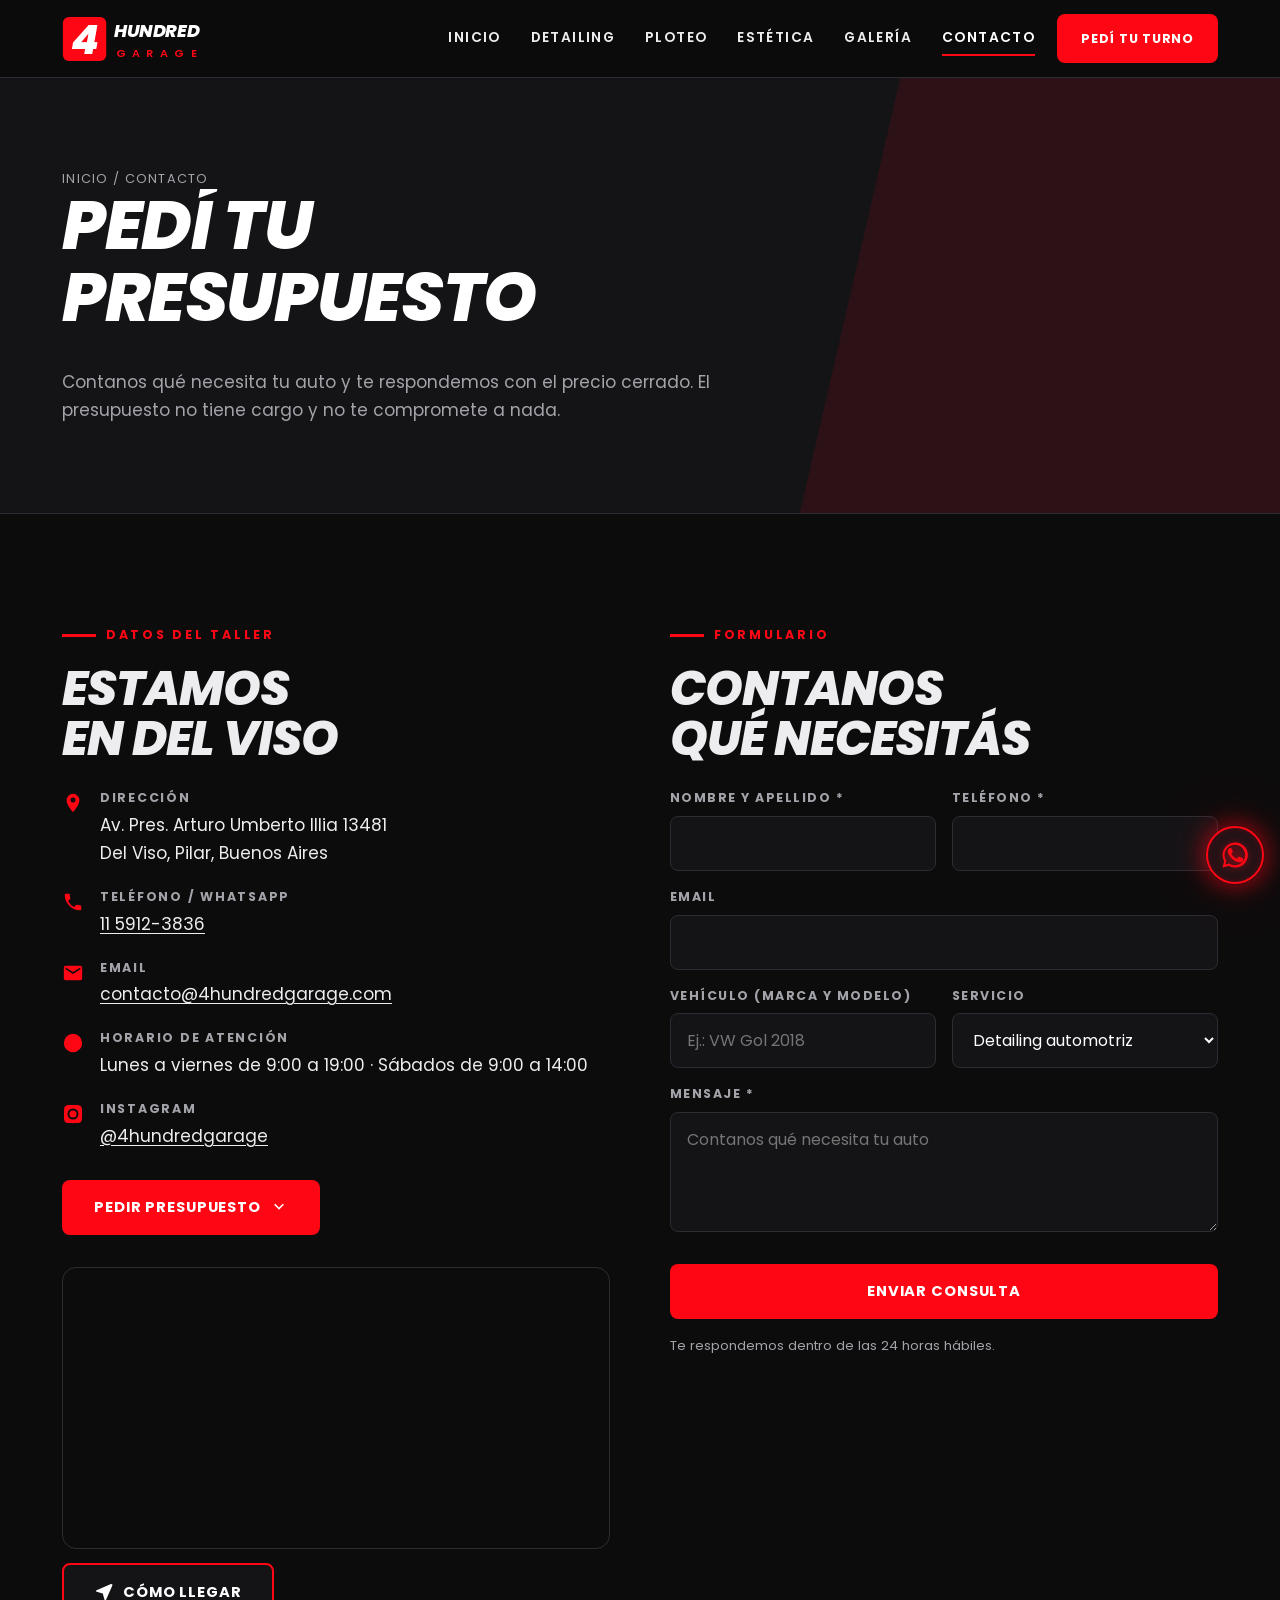
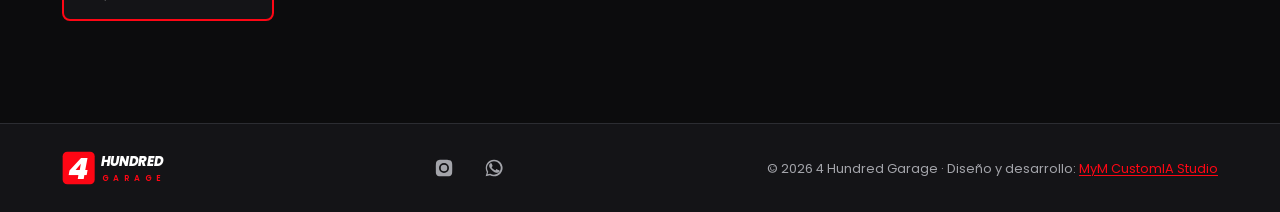
<file: contacto.html>
<!DOCTYPE html>
<html lang="es-AR">
<head>
<meta charset="utf-8">
<meta name="viewport" content="width=device-width, initial-scale=1">
<title>Contacto y presupuestos | 4 Hundred Garage — Del Viso</title>
<meta name="description" content="Pedí tu presupuesto sin cargo. Estamos en Av. Pres. Arturo Umberto Illia 13481, Del Viso, Pilar. WhatsApp 11 5912-3836. Lunes a viernes de 9 a 19, sábados de 9 a 14.">
<meta name="theme-color" content="#0C0C0D">
<link rel="canonical" href="https://www.4hundredgarage.com/contacto">
<link rel="icon" href="/favicon.ico" sizes="48x48">
<link rel="icon" href="/assets/img/isotipo.svg" type="image/svg+xml">
<link rel="apple-touch-icon" href="/assets/img/apple-touch-icon.png">
<meta property="og:site_name" content="4 Hundred Garage">
<meta property="og:title" content="Contacto y presupuestos | 4 Hundred Garage — Del Viso">
<meta property="og:description" content="Pedí tu presupuesto sin cargo. Estamos en Av. Pres. Arturo Umberto Illia 13481, Del Viso, Pilar. WhatsApp 11 5912-3836. Lunes a viernes de 9 a 19, sábados de 9 a 14.">
<meta property="og:url" content="https://www.4hundredgarage.com/contacto">
<meta property="og:type" content="website">
<meta property="og:locale" content="es_AR">
<meta property="og:image" content="https://www.4hundredgarage.com/assets/img/og.jpg">
<meta property="og:image:width" content="1200">
<meta property="og:image:height" content="630">
<meta property="og:image:alt" content="Parrilla neón y logo de 4 Hundred Garage">
<meta name="twitter:card" content="summary_large_image">
<meta name="twitter:title" content="Contacto y presupuestos | 4 Hundred Garage — Del Viso">
<meta name="twitter:description" content="Pedí tu presupuesto sin cargo. Estamos en Av. Pres. Arturo Umberto Illia 13481, Del Viso, Pilar. WhatsApp 11 5912-3836. Lunes a viernes de 9 a 19, sábados de 9 a 14.">
<meta name="twitter:image" content="https://www.4hundredgarage.com/assets/img/og.jpg">
<link rel="preload" href="assets/fonts/poppins-800i.woff2" as="font" type="font/woff2" crossorigin>
<link rel="preload" href="assets/fonts/poppins-400.woff2" as="font" type="font/woff2" crossorigin>
<link rel="stylesheet" href="assets/css/estilos.min.css?v=20260909f">

<script type="application/ld+json">{ "@context": "https://schema.org", "@type": "BreadcrumbList", "itemListElement": [ { "@type": "ListItem", "position": 1, "name": "Inicio", "item": "https://www.4hundredgarage.com/" }, { "@type": "ListItem", "position": 2, "name": "Contacto", "item": "https://www.4hundredgarage.com/contacto" } ] }</script>
</head>
<body>

<!-- ===== Header ===== -->
<header class="header">
  <div class="contenedor">
    <a class="logo" href="/" aria-label="4 Hundred Garage — Inicio">
      <svg xmlns="http://www.w3.org/2000/svg" viewBox="0 0 332 104" role="img" aria-label="4 Hundred Garage">
  <rect x="2" y="2" width="98" height="100" rx="14" fill="#FE0614"/>
  <text x="51" y="86" font-family="Poppins, Arial Black, sans-serif" font-size="92" font-weight="800" font-style="italic" fill="#FFFFFF" text-anchor="middle">4</text>
  <text x="118" y="47" font-family="Poppins, Arial Black, sans-serif" font-size="40" font-weight="800" font-style="italic" fill="currentColor" letter-spacing="-1">HUNDRED</text>
  <text x="121" y="93" font-family="Poppins, Arial, sans-serif" font-size="25" font-weight="600" fill="#FE0614" letter-spacing="14.5">GARAGE</text>
</svg>
    </a>
    <nav class="nav" id="nav">
        <a href="/">Inicio</a>
        <a href="/detailing">Detailing</a>
        <a href="/ploteo">Ploteo</a>
        <a href="/estetica">Estética</a>
        <a href="/galeria">Galería</a>
        <a href="/contacto" aria-current="page">Contacto</a>
    </nav>
    <a class="btn btn--rojo" href="https://wa.me/5491159123836?text=Hola%204%20Hundred%20Garage%2C%20quiero%20pedir%20un%20turno" target="_blank" rel="noopener">Pedí tu turno</a>
    <button class="burger" aria-label="Abrir menú" aria-expanded="false" aria-controls="nav">
      <span></span><span></span><span></span>
    </button>
  </div>
  <div class="progreso" aria-hidden="true"></div>
</header>

<section class="hero-int">
  <div class="contenedor">
    <p class="miga"><a href="/">Inicio</a> / Contacto</p>
    <h1>Pedí tu<br>presupuesto</h1>
    <p>Contanos qué necesita tu auto y te respondemos con el precio cerrado. El presupuesto no tiene cargo y no te compromete a nada.</p>
  </div>
</section>

<section class="seccion">
  <div class="contenedor grid-contacto aparece">

    <div>
      <span class="etiqueta">Datos del taller</span>
      <h2>Estamos<br>en Del Viso</h2>
      <ul class="datos-lista">
        <li><svg viewBox="0 0 24 24"><path d="M12 2a7 7 0 0 0-7 7c0 5.25 7 13 7 13s7-7.75 7-13a7 7 0 0 0-7-7zm0 9.5A2.5 2.5 0 1 1 12 6a2.5 2.5 0 0 1 0 5.5z"/></svg><div><strong>Dirección</strong>Av. Pres. Arturo Umberto Illia 13481<br>Del Viso, Pilar, Buenos Aires</div></li>
        <li><svg viewBox="0 0 24 24"><path d="M6.6 10.8a15.1 15.1 0 0 0 6.6 6.6l2.2-2.2c.3-.3.7-.4 1-.2 1.2.4 2.4.6 3.6.6.6 0 1 .4 1 1V20c0 .6-.4 1-1 1A17 17 0 0 1 3 4c0-.6.4-1 1-1h3.5c.6 0 1 .4 1 1 0 1.3.2 2.5.6 3.6.1.4 0 .8-.2 1l-2.3 2.2z"/></svg><div><strong>Teléfono / WhatsApp</strong><a href="tel:+5491159123836">11 5912-3836</a></div></li>
        <li><svg viewBox="0 0 24 24"><path d="M20 4H4a2 2 0 0 0-2 2v12a2 2 0 0 0 2 2h16a2 2 0 0 0 2-2V6a2 2 0 0 0-2-2zm0 4-8 5-8-5V6l8 5 8-5v2z"/></svg><div><strong>Email</strong><a href="mailto:contacto@4hundredgarage.com">contacto@4hundredgarage.com</a></div></li>
        <li><svg viewBox="0 0 24 24"><path d="M12 2a10 10 0 1 0 0 20 10 10 0 0 0 0-20zm1 10.4V6h-2v7.4l5 3 1-1.7-4-2.3z"/></svg><div><strong>Horario de atención</strong>Lunes a viernes de 9:00 a 19:00 · Sábados de 9:00 a 14:00</div></li>
        <li><svg viewBox="0 0 24 24"><path d="M12 2.2c3.2 0 3.6 0 4.9.1 1.2.1 1.8.2 2.2.4.6.2 1 .5 1.4.9.4.4.7.8.9 1.4.2.4.3 1 .4 2.2.1 1.3.1 1.7.1 4.9s0 3.6-.1 4.9c-.1 1.2-.2 1.8-.4 2.2-.2.6-.5 1-.9 1.4-.4.4-.8.7-1.4.9-.4.2-1 .3-2.2.4-1.3.1-1.7.1-4.9.1s-3.6 0-4.9-.1c-1.2-.1-1.8-.2-2.2-.4-.6-.2-1-.5-1.4-.9-.4-.4-.7-.8-.9-1.4-.2-.4-.3-1-.4-2.2C2.2 15.6 2.2 15.2 2.2 12s0-3.6.1-4.9c.1-1.2.2-1.8.4-2.2.2-.6.5-1 .9-1.4.4-.4.8-.7 1.4-.9.4-.2 1-.3 2.2-.4 1.3-.1 1.7-.1 4.8-.1zm0 3.8a6 6 0 1 0 0 12 6 6 0 0 0 0-12zm0 9.9a3.9 3.9 0 1 1 0-7.8 3.9 3.9 0 0 1 0 7.8zm7.6-10.1a1.4 1.4 0 1 1-2.8 0 1.4 1.4 0 0 1 2.8 0z"/></svg><div><strong>Instagram</strong><a href="https://www.instagram.com/4hundredgarage/" target="_blank" rel="noopener">@4hundredgarage</a></div></li>
      </ul>
      <div class="menu-wrap">
        <button class="btn btn--rojo btn--menu" type="button" aria-expanded="false" aria-controls="menu-presupuesto">Pedir presupuesto <svg class="chevron" viewBox="0 0 24 24" aria-hidden="true"><path d="M12 15.5 5.5 9l1.4-1.4 5.1 5.1 5.1-5.1L18.5 9z"/></svg></button>
        <div id="menu-presupuesto" class="menu-desplegable" hidden>
          <a href="https://wa.me/5491159123836?text=Hola%204%20Hundred%20Garage%2C%20quiero%20pedir%20un%20presupuesto" target="_blank" rel="noopener"><svg viewBox="0 0 24 24" aria-hidden="true"><path d="M17.5 14.4c-.3-.2-1.8-.9-2-1-.3-.1-.5-.2-.7.1s-.8 1-.9 1.2c-.2.2-.3.2-.6.1a8 8 0 0 1-2.4-1.5 9 9 0 0 1-1.6-2c-.2-.3 0-.5.1-.6l.5-.6.3-.5v-.5l-.9-2.2c-.3-.6-.5-.5-.7-.5h-.6c-.2 0-.5.1-.8.4-.3.3-1 1-1 2.5s1.1 2.9 1.2 3.1c.2.2 2.2 3.3 5.3 4.6.7.3 1.3.5 1.8.6.7.2 1.4.2 1.9.1.6-.1 1.8-.7 2-1.4.3-.7.3-1.3.2-1.4l-.6-.3zM12 2a10 10 0 0 0-8.6 15L2 22l5.2-1.4A10 10 0 1 0 12 2zm0 18.2c-1.5 0-3-.4-4.3-1.2l-.3-.2-3.1.8.8-3-.2-.3A8.2 8.2 0 1 1 12 20.2z"/></svg> Por WhatsApp</a>
          <a href="mailto:contacto@4hundredgarage.com?subject=Pedido%20de%20presupuesto"><svg viewBox="0 0 24 24" aria-hidden="true"><path d="M20 4H4a2 2 0 0 0-2 2v12a2 2 0 0 0 2 2h16a2 2 0 0 0 2-2V6a2 2 0 0 0-2-2zm0 4-8 5-8-5V6l8 5 8-5v2z"/></svg> Por email</a>
        </div>
      </div>
      <div class="mapa-bloque">
        <div class="mapa">
        <iframe title="Mapa de 4 Hundred Garage" loading="lazy" referrerpolicy="no-referrer-when-downgrade"
          src="https://www.google.com/maps?q=-34.4643068,-58.8038386&z=16&output=embed"></iframe>
        </div>
        <a class="btn btn--borde btn--llegar" href="https://www.google.com/maps/dir/?api=1&destination=-34.4643068%2C-58.8038386" target="_blank" rel="noopener" aria-label="Cómo llegar a 4 Hundred Garage (abre Google Maps en una pestaña nueva)"><svg viewBox="0 0 24 24" aria-hidden="true"><path d="M21.4 2.6a1 1 0 0 0-1.1-.2L3.1 9.9a1 1 0 0 0 .1 1.9l7.3 2.1 2.1 7.3a1 1 0 0 0 1.9.1l7.5-17.2a1 1 0 0 0-.6-1.5z"/></svg> Cómo llegar</a>
      </div>
    </div>

    <div>
      <span class="etiqueta">Formulario</span>
      <h2>Contanos<br>qué necesitás</h2>
      <form data-form="contacto" data-endpoint="https://mym-forms.mym-forms.workers.dev/4hundred" novalidate>
        <div class="doble">
          <div class="campo">
            <label for="nombre">Nombre y apellido *</label>
            <input type="text" id="nombre" name="nombre" required autocomplete="name">
          </div>
          <div class="campo">
            <label for="telefono">Teléfono *</label>
            <input type="tel" id="telefono" name="telefono" required autocomplete="tel">
          </div>
        </div>
        <div class="campo">
          <label for="email">Email</label>
          <input type="email" id="email" name="email" autocomplete="email">
        </div>
        <div class="doble">
          <div class="campo">
            <label for="vehiculo">Vehículo (marca y modelo)</label>
            <input type="text" id="vehiculo" name="vehiculo" placeholder="Ej.: VW Gol 2018">
          </div>
          <div class="campo">
            <label for="servicio">Servicio</label>
            <select id="servicio" name="servicio">
              <option>Detailing automotriz</option>
              <option>Pulido de carrocería</option>
              <option>Pulido de ópticas</option>
              <option>Polarizado de vidrios</option>
              <option>Ploteo / wrapping</option>
              <option>Cambio de luces</option>
              <option>Mecánica y service</option>
              <option>Otro / no sé</option>
            </select>
          </div>
        </div>
        <div class="campo">
          <label for="mensaje">Mensaje *</label>
          <textarea id="mensaje" name="mensaje" required placeholder="Contanos qué necesita tu auto"></textarea>
        </div>
        <div class="oculto-visual" aria-hidden="true">
          <label for="empresa">No completar</label>
          <input type="text" id="empresa" name="empresa" tabindex="-1" autocomplete="off">
        </div>
        <div class="campo campo--turnstile"><div class="cf-turnstile" data-sitekey="0x4AAAAAAEvkAH46b-LNnSd1" data-theme="dark" data-language="es" data-size="flexible"></div></div>
        <div class="aviso-form" role="status" aria-live="polite"></div>
        <button class="btn btn--rojo btn--bloque" type="submit">Enviar consulta</button>
        <p class="nota-form">Te respondemos dentro de las 24 horas hábiles.</p>
      </form>
    </div>

  </div>
</section>

<!-- ===== Footer ===== -->
<footer class="footer">
  <div class="contenedor footer-fila">
    <a class="logo" href="/" aria-label="4 Hundred Garage — Inicio"><svg xmlns="http://www.w3.org/2000/svg" viewBox="0 0 332 104" role="img" aria-label="4 Hundred Garage">
  <rect x="2" y="2" width="98" height="100" rx="14" fill="#FE0614"/>
  <text x="51" y="86" font-family="Poppins, Arial Black, sans-serif" font-size="92" font-weight="800" font-style="italic" fill="#FFFFFF" text-anchor="middle">4</text>
  <text x="118" y="47" font-family="Poppins, Arial Black, sans-serif" font-size="40" font-weight="800" font-style="italic" fill="currentColor" letter-spacing="-1">HUNDRED</text>
  <text x="121" y="93" font-family="Poppins, Arial, sans-serif" font-size="25" font-weight="600" fill="#FE0614" letter-spacing="14.5">GARAGE</text>
</svg></a>
    <div class="footer-redes">
      <a href="https://www.instagram.com/4hundredgarage/" target="_blank" rel="noopener" aria-label="Instagram de 4 Hundred Garage"><svg viewBox="0 0 24 24" aria-hidden="true"><path d="M12 2.2c3.2 0 3.6 0 4.9.1 1.2.1 1.8.2 2.2.4.6.2 1 .5 1.4.9.4.4.7.8.9 1.4.2.4.3 1 .4 2.2.1 1.3.1 1.7.1 4.9s0 3.6-.1 4.9c-.1 1.2-.2 1.8-.4 2.2-.2.6-.5 1-.9 1.4-.4.4-.8.7-1.4.9-.4.2-1 .3-2.2.4-1.3.1-1.7.1-4.9.1s-3.6 0-4.9-.1c-1.2-.1-1.8-.2-2.2-.4-.6-.2-1-.5-1.4-.9-.4-.4-.7-.8-.9-1.4-.2-.4-.3-1-.4-2.2C2.2 15.6 2.2 15.2 2.2 12s0-3.6.1-4.9c.1-1.2.2-1.8.4-2.2.2-.6.5-1 .9-1.4.4-.4.8-.7 1.4-.9.4-.2 1-.3 2.2-.4 1.3-.1 1.7-.1 4.8-.1zm0 3.8a6 6 0 1 0 0 12 6 6 0 0 0 0-12zm0 9.9a3.9 3.9 0 1 1 0-7.8 3.9 3.9 0 0 1 0 7.8zm7.6-10.1a1.4 1.4 0 1 1-2.8 0 1.4 1.4 0 0 1 2.8 0z"/></svg></a>
      <a href="https://wa.me/5491159123836?text=Hola%204%20Hundred%20Garage%2C%20quiero%20pedir%20un%20turno" target="_blank" rel="noopener" aria-label="WhatsApp de 4 Hundred Garage"><svg viewBox="0 0 24 24" aria-hidden="true"><path d="M17.5 14.4c-.3-.2-1.8-.9-2-1-.3-.1-.5-.2-.7.1s-.8 1-.9 1.2c-.2.2-.3.2-.6.1a8 8 0 0 1-2.4-1.5 9 9 0 0 1-1.6-2c-.2-.3 0-.5.1-.6l.5-.6.3-.5v-.5l-.9-2.2c-.3-.6-.5-.5-.7-.5h-.6c-.2 0-.5.1-.8.4-.3.3-1 1-1 2.5s1.1 2.9 1.2 3.1c.2.2 2.2 3.3 5.3 4.6.7.3 1.3.5 1.8.6.7.2 1.4.2 1.9.1.6-.1 1.8-.7 2-1.4.3-.7.3-1.3.2-1.4l-.6-.3zM12 2a10 10 0 0 0-8.6 15L2 22l5.2-1.4A10 10 0 1 0 12 2zm0 18.2c-1.5 0-3-.4-4.3-1.2l-.3-.2-3.1.8.8-3-.2-.3A8.2 8.2 0 1 1 12 20.2z"/></svg></a>
    </div>
    <p class="footer-legal"><span>© <span id="anio">2026</span> 4 Hundred Garage</span><span class="footer-sep"> · </span><span>Diseño y desarrollo: <a href="https://mymcustomiastudio.com/" target="_blank" rel="noopener">MyM CustomIA Studio</a></span></p>
  </div>
</footer>

<a class="wa" href="https://wa.me/5491159123836?text=Hola%204%20Hundred%20Garage%2C%20quiero%20pedir%20un%20turno" target="_blank" rel="noopener" aria-label="Escribinos por WhatsApp"><svg viewBox="0 0 24 24"><path d="M17.5 14.4c-.3-.2-1.8-.9-2-1-.3-.1-.5-.2-.7.1s-.8 1-.9 1.2c-.2.2-.3.2-.6.1a8 8 0 0 1-2.4-1.5 9 9 0 0 1-1.6-2c-.2-.3 0-.5.1-.6l.5-.6.3-.5v-.5l-.9-2.2c-.3-.6-.5-.5-.7-.5h-.6c-.2 0-.5.1-.8.4-.3.3-1 1-1 2.5s1.1 2.9 1.2 3.1c.2.2 2.2 3.3 5.3 4.6.7.3 1.3.5 1.8.6.7.2 1.4.2 1.9.1.6-.1 1.8-.7 2-1.4.3-.7.3-1.3.2-1.4l-.6-.3zM12 2a10 10 0 0 0-8.6 15L2 22l5.2-1.4A10 10 0 1 0 12 2zm0 18.2c-1.5 0-3-.4-4.3-1.2l-.3-.2-3.1.8.8-3-.2-.3A8.2 8.2 0 1 1 12 20.2z"/></svg></a>

<script src="assets/js/main.js?v=20260926b"></script>
<!-- Cloudflare Web Analytics --><script defer src="https://static.cloudflareinsights.com/beacon.min.js" data-cf-beacon='{"token": "af971c81d29f4138916e23c4c1736f47"}'></script><!-- End Cloudflare Web Analytics -->
<script src="https://challenges.cloudflare.com/turnstile/v0/api.js" async defer></script>
</body>
</html>
</file>
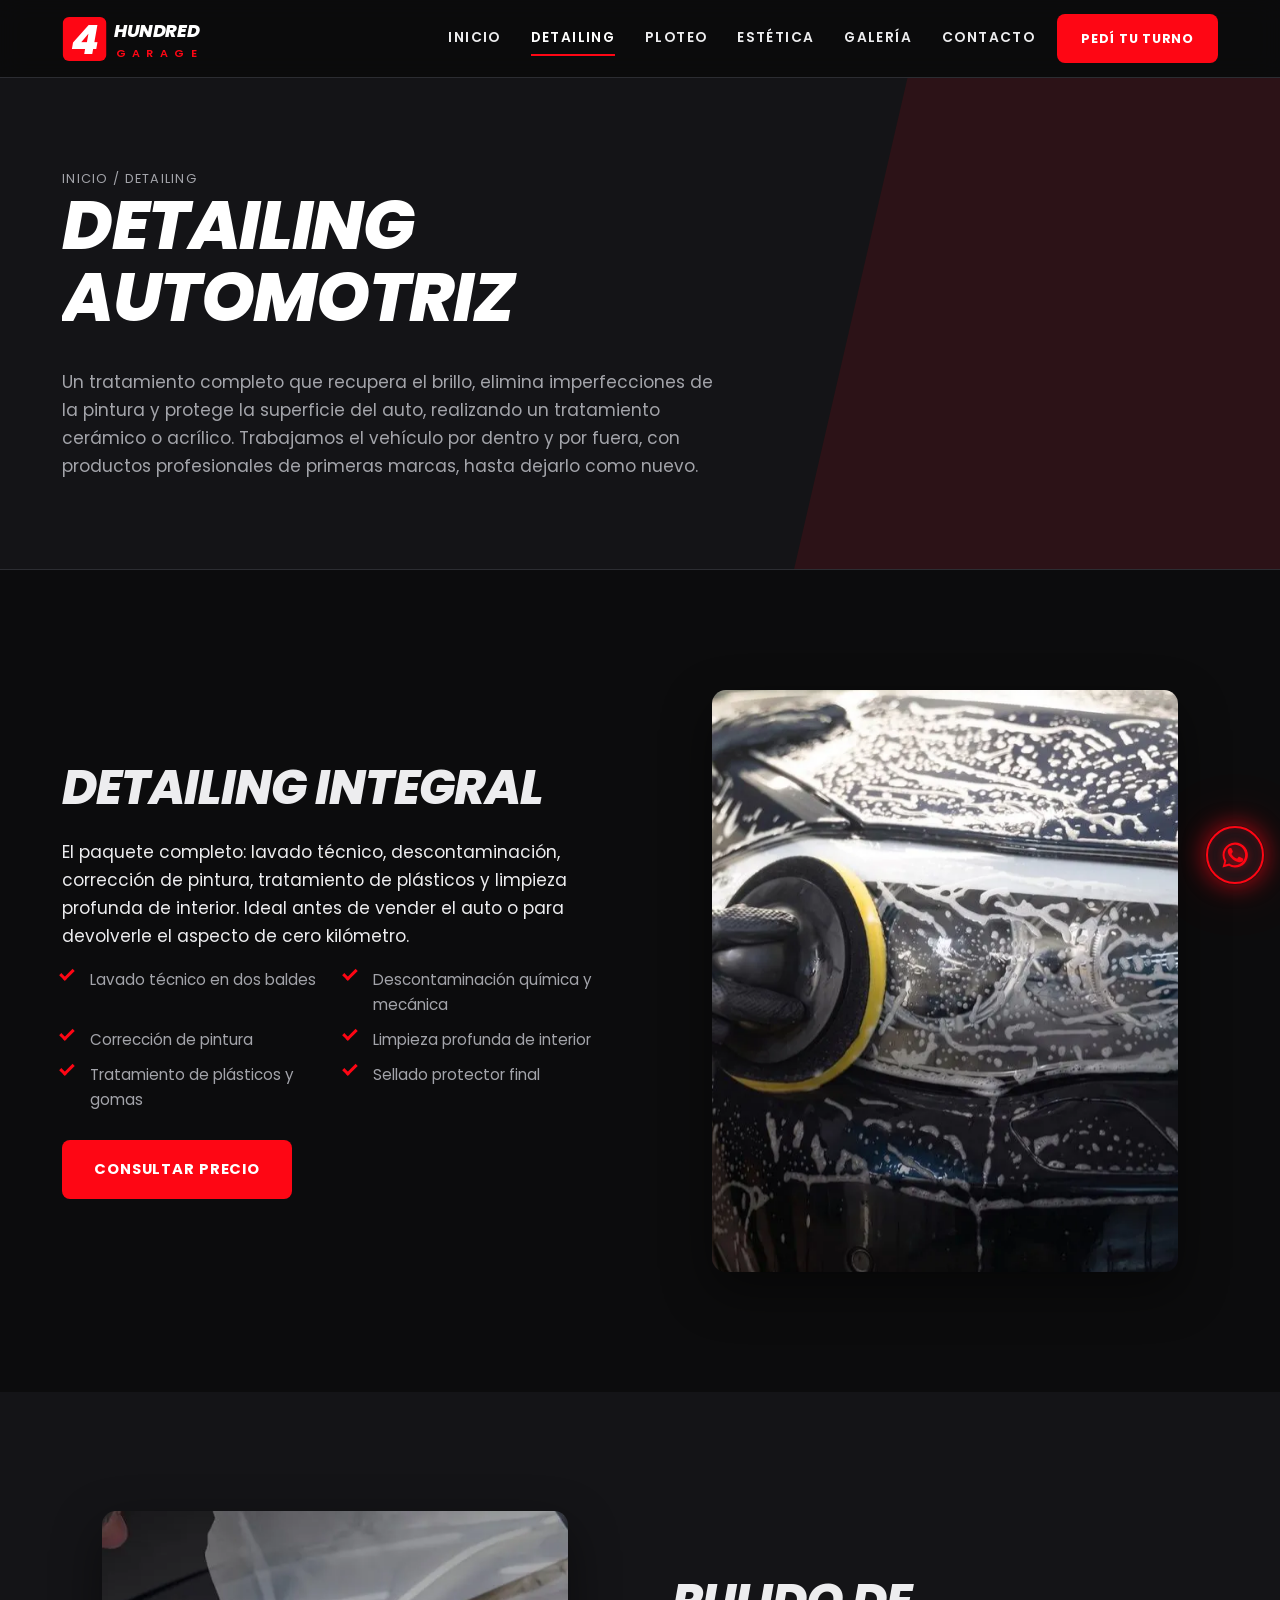
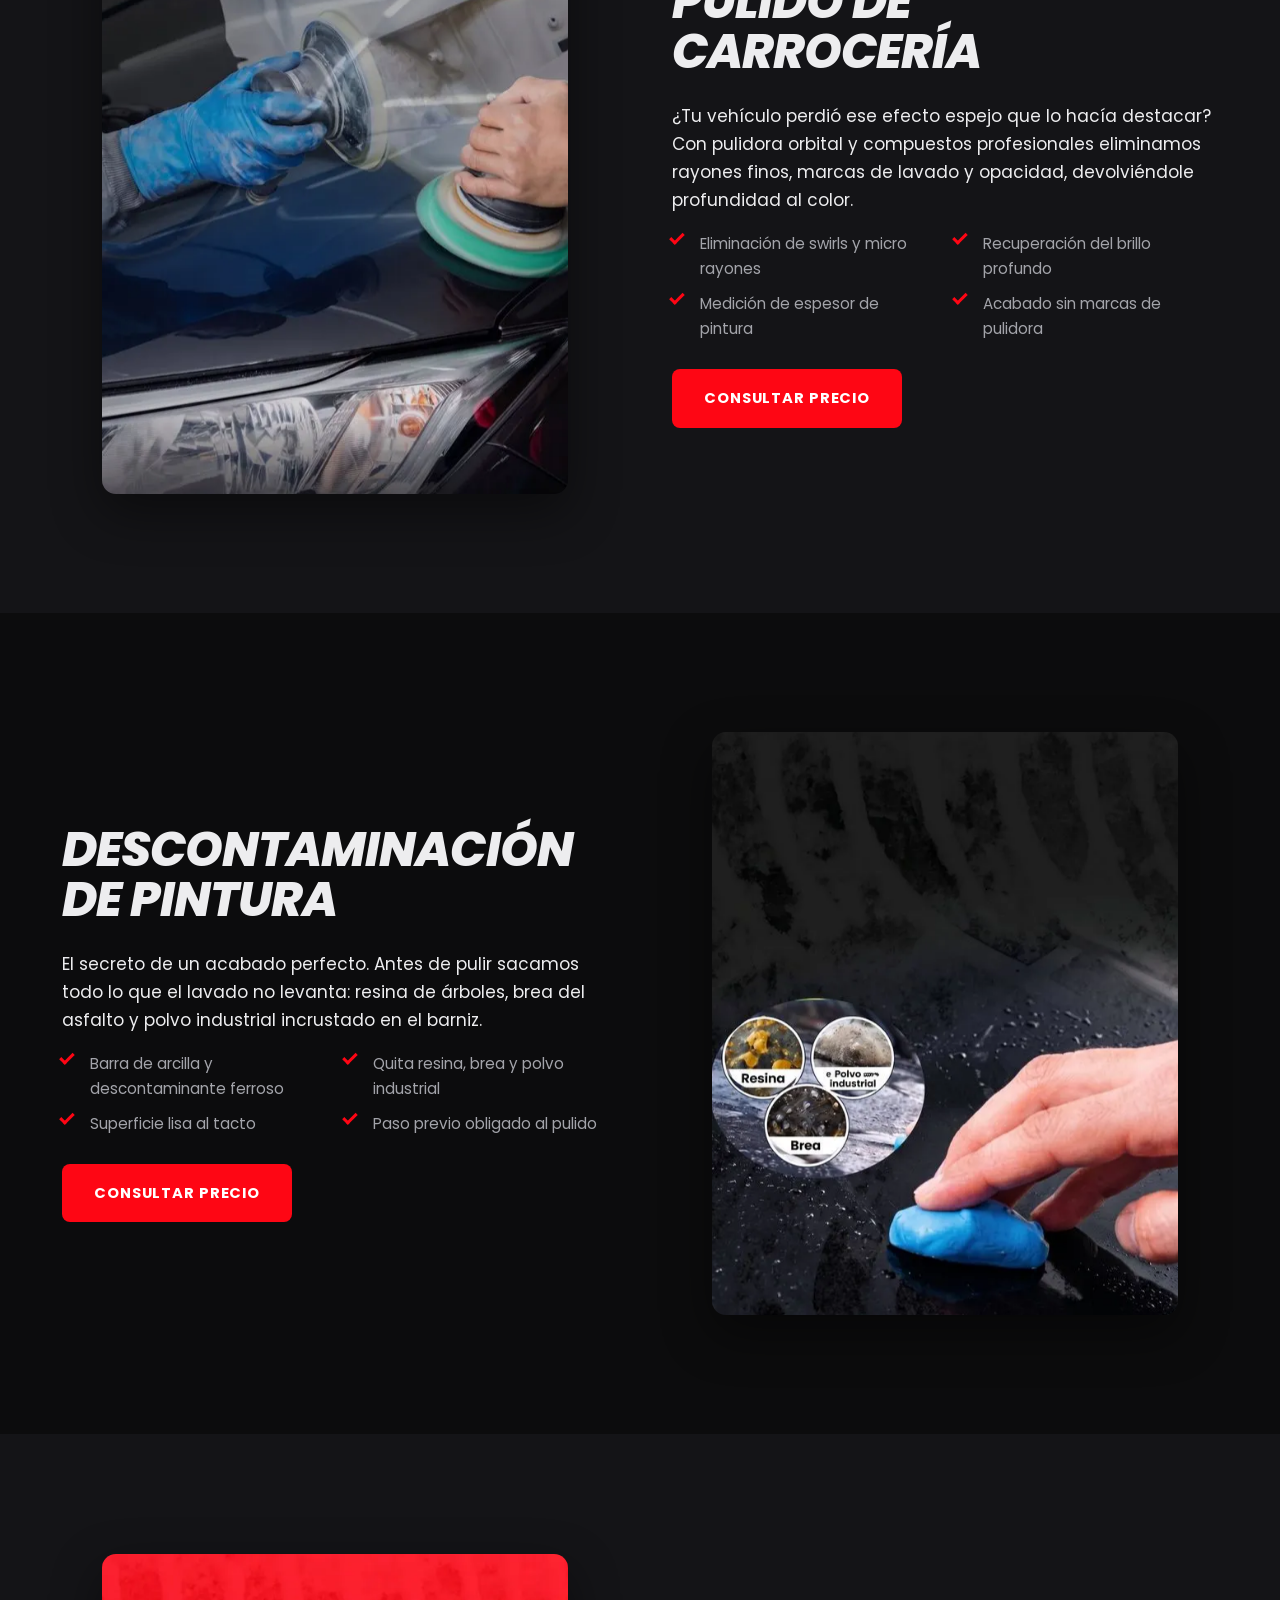
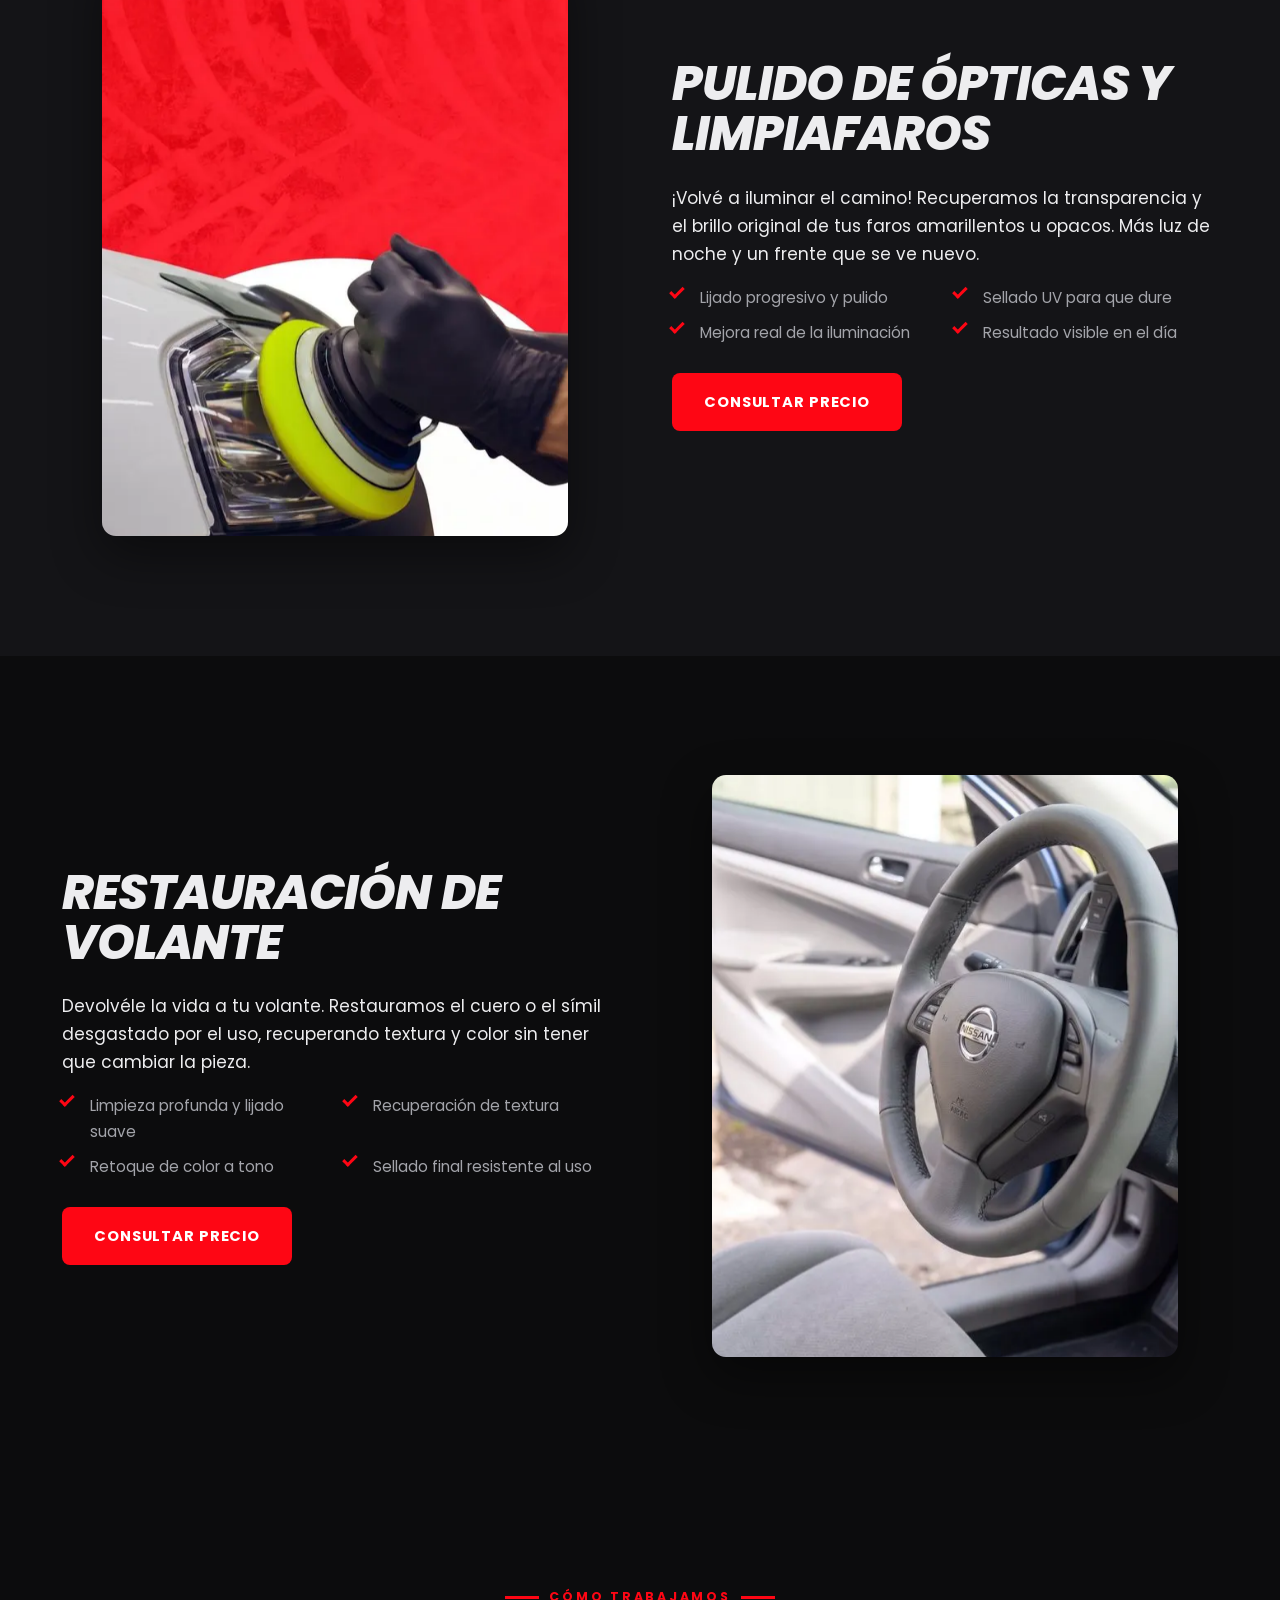
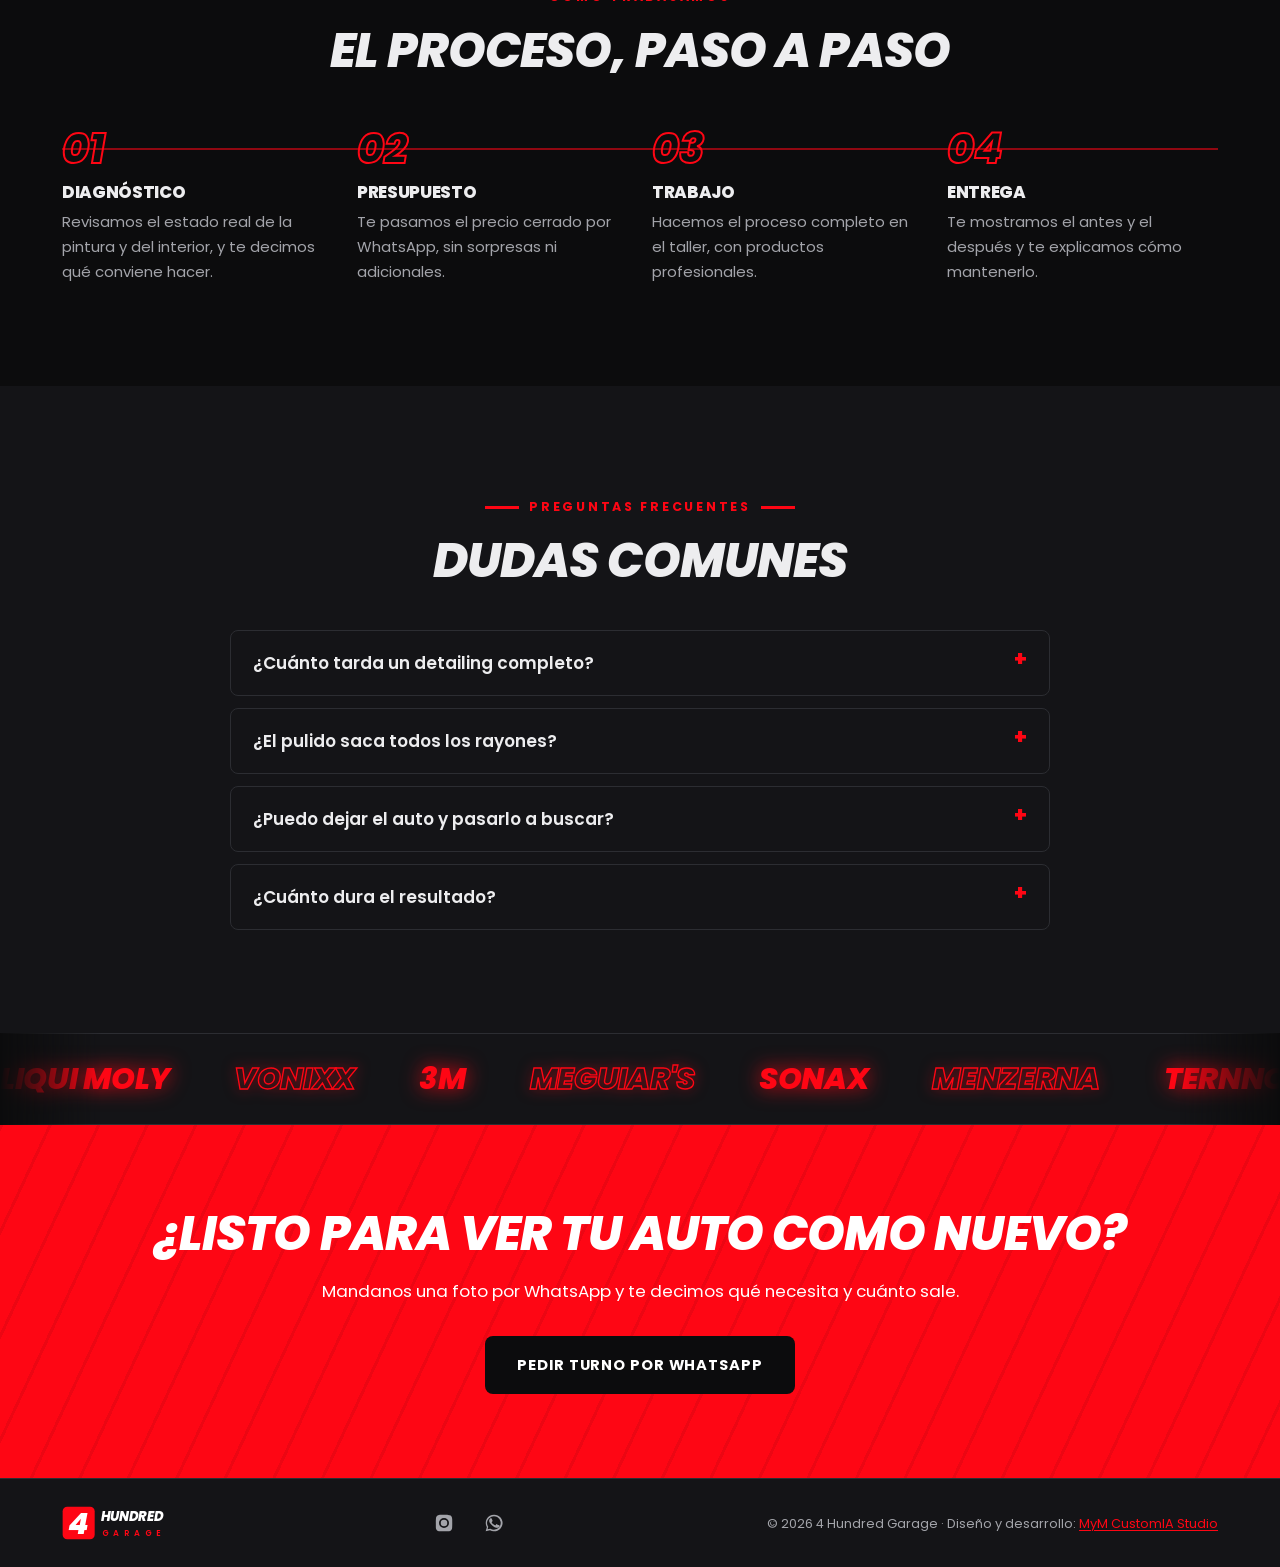
<file: detailing.html>
<!DOCTYPE html>
<html lang="es-AR">
<head>
<meta charset="utf-8">
<meta name="viewport" content="width=device-width, initial-scale=1">
<title>Detailing automotriz en Del Viso | 4 Hundred Garage</title>
<meta name="description" content="Detailing integral, pulido de carrocería, descontaminación de pintura, pulido de ópticas y restauración de volante en Del Viso, Pilar. Turnos por WhatsApp.">
<meta name="theme-color" content="#0C0C0D">
<link rel="canonical" href="https://www.4hundredgarage.com/detailing">
<link rel="icon" href="/favicon.ico" sizes="48x48">
<link rel="icon" href="/assets/img/isotipo.svg" type="image/svg+xml">
<link rel="apple-touch-icon" href="/assets/img/apple-touch-icon.png">
<meta property="og:site_name" content="4 Hundred Garage">
<meta property="og:title" content="Detailing automotriz en Del Viso | 4 Hundred Garage">
<meta property="og:description" content="Detailing integral, pulido de carrocería, descontaminación de pintura, pulido de ópticas y restauración de volante en Del Viso, Pilar. Turnos por WhatsApp.">
<meta property="og:url" content="https://www.4hundredgarage.com/detailing">
<meta property="og:type" content="website">
<meta property="og:locale" content="es_AR">
<meta property="og:image" content="https://www.4hundredgarage.com/assets/img/og.jpg">
<meta property="og:image:width" content="1200">
<meta property="og:image:height" content="630">
<meta property="og:image:alt" content="Parrilla neón y logo de 4 Hundred Garage">
<meta name="twitter:card" content="summary_large_image">
<meta name="twitter:title" content="Detailing automotriz en Del Viso | 4 Hundred Garage">
<meta name="twitter:description" content="Detailing integral, pulido de carrocería, descontaminación de pintura, pulido de ópticas y restauración de volante en Del Viso, Pilar. Turnos por WhatsApp.">
<meta name="twitter:image" content="https://www.4hundredgarage.com/assets/img/og.jpg">
<link rel="preload" href="assets/fonts/poppins-800i.woff2" as="font" type="font/woff2" crossorigin>
<link rel="preload" href="assets/fonts/poppins-400.woff2" as="font" type="font/woff2" crossorigin>
<link rel="stylesheet" href="assets/css/estilos.min.css?v=20260909f">

<script type="application/ld+json">{ "@context": "https://schema.org", "@type": "BreadcrumbList", "itemListElement": [ { "@type": "ListItem", "position": 1, "name": "Inicio", "item": "https://www.4hundredgarage.com/" }, { "@type": "ListItem", "position": 2, "name": "Detailing", "item": "https://www.4hundredgarage.com/detailing" } ] }</script>
<script type="application/ld+json">{ "@context": "https://schema.org", "@type": "Service", "name": "Detailing automotriz", "serviceType": "Detailing automotriz", "description": "Detailing integral, pulido de carrocería, descontaminación de pintura, pulido de ópticas y restauración de volante en Del Viso, Pilar. Turnos por WhatsApp.", "url": "https://www.4hundredgarage.com/detailing", "provider": { "@id": "https://www.4hundredgarage.com/#negocio" }, "areaServed": "Del Viso, Pilar, José C. Paz, Tortuguitas y zona norte del GBA" }</script>
<script type="application/ld+json">{ "@context": "https://schema.org", "@type": "FAQPage", "mainEntity": [ { "@type": "Question", "name": "¿Cuánto tarda un detailing completo?", "acceptedAnswer": { "@type": "Answer", "text": "Depende del estado y del tamaño del vehículo. Un detailing integral suele llevar entre uno y dos días de trabajo; los servicios puntuales, como el pulido de ópticas, se hacen en el día." } }, { "@type": "Question", "name": "¿El pulido saca todos los rayones?", "acceptedAnswer": { "@type": "Answer", "text": "Saca los rayones superficiales y las marcas de lavado. Si el rayón llega a la base o al metal, hace falta pintura; en ese caso te lo decimos de entrada." } }, { "@type": "Question", "name": "¿Puedo dejar el auto y pasarlo a buscar?", "acceptedAnswer": { "@type": "Answer", "text": "Sí. Coordinamos el turno por WhatsApp y te avisamos cuando está listo." } }, { "@type": "Question", "name": "¿Cuánto dura el resultado?", "acceptedAnswer": { "@type": "Answer", "text": "Con el sellado protector y un lavado cuidado, el brillo se mantiene varios meses. Te damos las indicaciones de mantenimiento en la entrega." } } ] }</script>
</head>
<body>

<!-- ===== Header ===== -->
<header class="header">
  <div class="contenedor">
    <a class="logo" href="/" aria-label="4 Hundred Garage — Inicio">
      <svg xmlns="http://www.w3.org/2000/svg" viewBox="0 0 332 104" role="img" aria-label="4 Hundred Garage">
  <rect x="2" y="2" width="98" height="100" rx="14" fill="#FE0614"/>
  <text x="51" y="86" font-family="Poppins, Arial Black, sans-serif" font-size="92" font-weight="800" font-style="italic" fill="#FFFFFF" text-anchor="middle">4</text>
  <text x="118" y="47" font-family="Poppins, Arial Black, sans-serif" font-size="40" font-weight="800" font-style="italic" fill="currentColor" letter-spacing="-1">HUNDRED</text>
  <text x="121" y="93" font-family="Poppins, Arial, sans-serif" font-size="25" font-weight="600" fill="#FE0614" letter-spacing="14.5">GARAGE</text>
</svg>
    </a>
    <nav class="nav" id="nav">
        <a href="/">Inicio</a>
        <a href="/detailing" aria-current="page">Detailing</a>
        <a href="/ploteo">Ploteo</a>
        <a href="/estetica">Estética</a>
        <a href="/galeria">Galería</a>
        <a href="/contacto">Contacto</a>
    </nav>
    <a class="btn btn--rojo" href="https://wa.me/5491159123836?text=Hola%204%20Hundred%20Garage%2C%20quiero%20pedir%20un%20turno" target="_blank" rel="noopener">Pedí tu turno</a>
    <button class="burger" aria-label="Abrir menú" aria-expanded="false" aria-controls="nav">
      <span></span><span></span><span></span>
    </button>
  </div>
  <div class="progreso" aria-hidden="true"></div>
</header>

<section class="hero-int">
  <div class="contenedor">
    <p class="miga"><a href="/">Inicio</a> / Detailing</p>
    <h1>Detailing<br>automotriz</h1>
    <p>Un tratamiento completo que recupera el brillo, elimina imperfecciones de la pintura y protege la superficie del auto, realizando un tratamiento cerámico o acrílico. Trabajamos el vehículo por dentro y por fuera, con productos profesionales de primeras marcas, hasta dejarlo como nuevo.</p>
  </div>
</section>

<section class="seccion" id="integral">
  <div class="contenedor partido aparece">
    <div class="partido-txt">
      <h2>Detailing integral</h2>
      <p>El paquete completo: lavado técnico, descontaminación, corrección de pintura, tratamiento de plásticos y limpieza profunda de interior. Ideal antes de vender el auto o para devolverle el aspecto de cero kilómetro.</p>
      <ul class="lista-check">
        <li>Lavado técnico en dos baldes</li>
        <li>Descontaminación química y mecánica</li>
        <li>Corrección de pintura</li>
        <li>Limpieza profunda de interior</li>
        <li>Tratamiento de plásticos y gomas</li>
        <li>Sellado protector final</li>
      </ul>
      <a class="btn btn--rojo" href="https://wa.me/5491159123836?text=Hola%204%20Hundred%20Garage%2C%20quiero%20pedir%20un%20turno" target="_blank" rel="noopener">Consultar precio</a>
    </div>
    <figure class="partido-img"><picture><source type="image/webp" srcset="assets/img/detailing-integral-600.webp 600w, assets/img/detailing-integral.webp 1200w" sizes="(max-width:980px) 92vw, 45vw"><img src="assets/img/detailing-integral.jpg" srcset="assets/img/detailing-integral-600.jpg 600w, assets/img/detailing-integral.jpg 1200w" sizes="(max-width:980px) 92vw, 45vw" width="1200" height="1500" alt="Detailing integral: limpieza profunda del interior y exterior del auto" fetchpriority="high"></picture></figure>
  </div>
</section>

<section class="seccion seccion--alt" id="pulido">
  <div class="contenedor partido partido--inv aparece">
    <div class="partido-txt">
      <h2>Pulido de carrocería</h2>
      <p>¿Tu vehículo perdió ese efecto espejo que lo hacía destacar? Con pulidora orbital y compuestos profesionales eliminamos rayones finos, marcas de lavado y opacidad, devolviéndole profundidad al color.</p>
      <ul class="lista-check">
        <li>Eliminación de swirls y micro rayones</li>
        <li>Recuperación del brillo profundo</li>
        <li>Medición de espesor de pintura</li>
        <li>Acabado sin marcas de pulidora</li>
      </ul>
      <a class="btn btn--rojo" href="https://wa.me/5491159123836?text=Hola%204%20Hundred%20Garage%2C%20quiero%20pedir%20un%20turno" target="_blank" rel="noopener">Consultar precio</a>
    </div>
    <figure class="partido-img"><picture><source type="image/webp" srcset="assets/img/detailing-pulido-600.webp 600w, assets/img/detailing-pulido.webp 1200w" sizes="(max-width:980px) 92vw, 45vw"><img src="assets/img/detailing-pulido.jpg" srcset="assets/img/detailing-pulido-600.jpg 600w, assets/img/detailing-pulido.jpg 1200w" sizes="(max-width:980px) 92vw, 45vw" width="1200" height="1500" alt="Pulido de carrocería con pulidora orbital" loading="lazy"></picture></figure>
  </div>
</section>

<section class="seccion">
  <div class="contenedor partido aparece" id="descontaminacion">
    <div class="partido-txt">
      <h2>Descontaminación de pintura</h2>
      <p>El secreto de un acabado perfecto. Antes de pulir sacamos todo lo que el lavado no levanta: resina de árboles, brea del asfalto y polvo industrial incrustado en el barniz.</p>
      <ul class="lista-check">
        <li>Barra de arcilla y descontaminante ferroso</li>
        <li>Quita resina, brea y polvo industrial</li>
        <li>Superficie lisa al tacto</li>
        <li>Paso previo obligado al pulido</li>
      </ul>
      <a class="btn btn--rojo" href="https://wa.me/5491159123836?text=Hola%204%20Hundred%20Garage%2C%20quiero%20pedir%20un%20turno" target="_blank" rel="noopener">Consultar precio</a>
    </div>
    <figure class="partido-img"><picture><source type="image/webp" srcset="assets/img/detailing-descontaminacion-600.webp 600w, assets/img/detailing-descontaminacion.webp 1200w" sizes="(max-width:980px) 92vw, 45vw"><img src="assets/img/detailing-descontaminacion.jpg" srcset="assets/img/detailing-descontaminacion-600.jpg 600w, assets/img/detailing-descontaminacion.jpg 1200w" sizes="(max-width:980px) 92vw, 45vw" width="1200" height="1500" alt="Descontaminación de pintura con barra de arcilla" loading="lazy"></picture></figure>
  </div>
</section>

<section class="seccion seccion--alt">
  <div class="contenedor partido partido--inv aparece" id="opticas">
    <div class="partido-txt">
      <h2>Pulido de ópticas y limpiafaros</h2>
      <p>¡Volvé a iluminar el camino! Recuperamos la transparencia y el brillo original de tus faros amarillentos u opacos. Más luz de noche y un frente que se ve nuevo.</p>
      <ul class="lista-check">
        <li>Lijado progresivo y pulido</li>
        <li>Sellado UV para que dure</li>
        <li>Mejora real de la iluminación</li>
        <li>Resultado visible en el día</li>
      </ul>
      <a class="btn btn--rojo" href="https://wa.me/5491159123836?text=Hola%204%20Hundred%20Garage%2C%20quiero%20pedir%20un%20turno" target="_blank" rel="noopener">Consultar precio</a>
    </div>
    <figure class="partido-img"><picture><source type="image/webp" srcset="assets/img/detailing-opticas-600.webp 600w, assets/img/detailing-opticas.webp 1200w" sizes="(max-width:980px) 92vw, 45vw"><img src="assets/img/detailing-opticas.jpg" srcset="assets/img/detailing-opticas-600.jpg 600w, assets/img/detailing-opticas.jpg 1200w" sizes="(max-width:980px) 92vw, 45vw" width="1200" height="1500" alt="Pulido de ópticas: faro restaurado y transparente" loading="lazy"></picture></figure>
  </div>
</section>

<section class="seccion">
  <div class="contenedor partido aparece" id="volante">
    <div class="partido-txt">
      <h2>Restauración de volante</h2>
      <p>Devolvéle la vida a tu volante. Restauramos el cuero o el símil desgastado por el uso, recuperando textura y color sin tener que cambiar la pieza.</p>
      <ul class="lista-check">
        <li>Limpieza profunda y lijado suave</li>
        <li>Recuperación de textura</li>
        <li>Retoque de color a tono</li>
        <li>Sellado final resistente al uso</li>
      </ul>
      <a class="btn btn--rojo" href="https://wa.me/5491159123836?text=Hola%204%20Hundred%20Garage%2C%20quiero%20pedir%20un%20turno" target="_blank" rel="noopener">Consultar precio</a>
    </div>
    <figure class="partido-img"><picture><source type="image/webp" srcset="assets/img/detailing-volante-600.webp 600w, assets/img/detailing-volante.webp 1200w" sizes="(max-width:980px) 92vw, 45vw"><img src="assets/img/detailing-volante.jpg" srcset="assets/img/detailing-volante-600.jpg 600w, assets/img/detailing-volante.jpg 1200w" sizes="(max-width:980px) 92vw, 45vw" width="1200" height="1500" alt="Restauración de volante de cuero" loading="lazy"></picture></figure>
  </div>
</section>

<section class="seccion">
  <div class="contenedor">
    <div class="centrado aparece"><span class="etiqueta">Cómo trabajamos</span><h2>El proceso, paso a paso</h2></div>
    <div class="pasos aparece sep-52">
      <div class="paso"><h3>Diagnóstico</h3><p>Revisamos el estado real de la pintura y del interior, y te decimos qué conviene hacer.</p></div>
      <div class="paso"><h3>Presupuesto</h3><p>Te pasamos el precio cerrado por WhatsApp, sin sorpresas ni adicionales.</p></div>
      <div class="paso"><h3>Trabajo</h3><p>Hacemos el proceso completo en el taller, con productos profesionales.</p></div>
      <div class="paso"><h3>Entrega</h3><p>Te mostramos el antes y el después y te explicamos cómo mantenerlo.</p></div>
    </div>
  </div>
</section>

<section class="seccion seccion--alt">
  <div class="contenedor">
    <div class="centrado aparece"><span class="etiqueta">Preguntas frecuentes</span><h2>Dudas comunes</h2></div>
    <div class="faq aparece sep-44">
    <details><summary>¿Cuánto tarda un detailing completo?</summary><p>Depende del estado y del tamaño del vehículo. Un detailing integral suele llevar entre uno y dos días de trabajo; los servicios puntuales, como el pulido de ópticas, se hacen en el día.</p></details>
    <details><summary>¿El pulido saca todos los rayones?</summary><p>Saca los rayones superficiales y las marcas de lavado. Si el rayón llega a la base o al metal, hace falta pintura; en ese caso te lo decimos de entrada.</p></details>
    <details><summary>¿Puedo dejar el auto y pasarlo a buscar?</summary><p>Sí. Coordinamos el turno por WhatsApp y te avisamos cuando está listo.</p></details>
    <details><summary>¿Cuánto dura el resultado?</summary><p>Con el sellado protector y un lavado cuidado, el brillo se mantiene varios meses. Te damos las indicaciones de mantenimiento en la entrega.</p></details>
    </div>
  </div>
</section>

<div class="marquesina marquesina--neon marquesina--logos" aria-hidden="true">
  <div class="marquesina-pista"><span class="marca"><b>Liqui Moly</b></span><span class="marca"><b>Vonixx</b></span><span class="marca"><b>3M</b></span><span class="marca"><b>Meguiar's</b></span><span class="marca"><b>Sonax</b></span><span class="marca"><b>Menzerna</b></span><span class="marca"><b>Ternnova</b></span><span class="marca"><b>Turtle Wax</b></span><span class="marca"><b>Carbins</b></span><span class="marca"><b>Liqui Moly</b></span><span class="marca"><b>Vonixx</b></span><span class="marca"><b>3M</b></span><span class="marca"><b>Meguiar's</b></span><span class="marca"><b>Sonax</b></span><span class="marca"><b>Menzerna</b></span><span class="marca"><b>Ternnova</b></span><span class="marca"><b>Turtle Wax</b></span><span class="marca"><b>Carbins</b></span></div>
</div>

<section class="cta">
  <div class="contenedor">
    <h2>¿Listo para ver tu auto como nuevo?</h2>
    <p>Mandanos una foto por WhatsApp y te decimos qué necesita y cuánto sale.</p>
    <a class="btn btn--negro" href="https://wa.me/5491159123836?text=Hola%204%20Hundred%20Garage%2C%20quiero%20pedir%20un%20turno" target="_blank" rel="noopener">Pedir turno por WhatsApp</a>
  </div>
</section>

<!-- ===== Footer ===== -->
<footer class="footer">
  <div class="contenedor footer-fila">
    <a class="logo" href="/" aria-label="4 Hundred Garage — Inicio"><svg xmlns="http://www.w3.org/2000/svg" viewBox="0 0 332 104" role="img" aria-label="4 Hundred Garage">
  <rect x="2" y="2" width="98" height="100" rx="14" fill="#FE0614"/>
  <text x="51" y="86" font-family="Poppins, Arial Black, sans-serif" font-size="92" font-weight="800" font-style="italic" fill="#FFFFFF" text-anchor="middle">4</text>
  <text x="118" y="47" font-family="Poppins, Arial Black, sans-serif" font-size="40" font-weight="800" font-style="italic" fill="currentColor" letter-spacing="-1">HUNDRED</text>
  <text x="121" y="93" font-family="Poppins, Arial, sans-serif" font-size="25" font-weight="600" fill="#FE0614" letter-spacing="14.5">GARAGE</text>
</svg></a>
    <div class="footer-redes">
      <a href="https://www.instagram.com/4hundredgarage/" target="_blank" rel="noopener" aria-label="Instagram de 4 Hundred Garage"><svg viewBox="0 0 24 24" aria-hidden="true"><path d="M12 2.2c3.2 0 3.6 0 4.9.1 1.2.1 1.8.2 2.2.4.6.2 1 .5 1.4.9.4.4.7.8.9 1.4.2.4.3 1 .4 2.2.1 1.3.1 1.7.1 4.9s0 3.6-.1 4.9c-.1 1.2-.2 1.8-.4 2.2-.2.6-.5 1-.9 1.4-.4.4-.8.7-1.4.9-.4.2-1 .3-2.2.4-1.3.1-1.7.1-4.9.1s-3.6 0-4.9-.1c-1.2-.1-1.8-.2-2.2-.4-.6-.2-1-.5-1.4-.9-.4-.4-.7-.8-.9-1.4-.2-.4-.3-1-.4-2.2C2.2 15.6 2.2 15.2 2.2 12s0-3.6.1-4.9c.1-1.2.2-1.8.4-2.2.2-.6.5-1 .9-1.4.4-.4.8-.7 1.4-.9.4-.2 1-.3 2.2-.4 1.3-.1 1.7-.1 4.8-.1zm0 3.8a6 6 0 1 0 0 12 6 6 0 0 0 0-12zm0 9.9a3.9 3.9 0 1 1 0-7.8 3.9 3.9 0 0 1 0 7.8zm7.6-10.1a1.4 1.4 0 1 1-2.8 0 1.4 1.4 0 0 1 2.8 0z"/></svg></a>
      <a href="https://wa.me/5491159123836?text=Hola%204%20Hundred%20Garage%2C%20quiero%20pedir%20un%20turno" target="_blank" rel="noopener" aria-label="WhatsApp de 4 Hundred Garage"><svg viewBox="0 0 24 24" aria-hidden="true"><path d="M17.5 14.4c-.3-.2-1.8-.9-2-1-.3-.1-.5-.2-.7.1s-.8 1-.9 1.2c-.2.2-.3.2-.6.1a8 8 0 0 1-2.4-1.5 9 9 0 0 1-1.6-2c-.2-.3 0-.5.1-.6l.5-.6.3-.5v-.5l-.9-2.2c-.3-.6-.5-.5-.7-.5h-.6c-.2 0-.5.1-.8.4-.3.3-1 1-1 2.5s1.1 2.9 1.2 3.1c.2.2 2.2 3.3 5.3 4.6.7.3 1.3.5 1.8.6.7.2 1.4.2 1.9.1.6-.1 1.8-.7 2-1.4.3-.7.3-1.3.2-1.4l-.6-.3zM12 2a10 10 0 0 0-8.6 15L2 22l5.2-1.4A10 10 0 1 0 12 2zm0 18.2c-1.5 0-3-.4-4.3-1.2l-.3-.2-3.1.8.8-3-.2-.3A8.2 8.2 0 1 1 12 20.2z"/></svg></a>
    </div>
    <p class="footer-legal"><span>© <span id="anio">2026</span> 4 Hundred Garage</span><span class="footer-sep"> · </span><span>Diseño y desarrollo: <a href="https://mymcustomiastudio.com/" target="_blank" rel="noopener">MyM CustomIA Studio</a></span></p>
  </div>
</footer>

<a class="wa" href="https://wa.me/5491159123836?text=Hola%204%20Hundred%20Garage%2C%20quiero%20pedir%20un%20turno" target="_blank" rel="noopener" aria-label="Escribinos por WhatsApp"><svg viewBox="0 0 24 24"><path d="M17.5 14.4c-.3-.2-1.8-.9-2-1-.3-.1-.5-.2-.7.1s-.8 1-.9 1.2c-.2.2-.3.2-.6.1a8 8 0 0 1-2.4-1.5 9 9 0 0 1-1.6-2c-.2-.3 0-.5.1-.6l.5-.6.3-.5v-.5l-.9-2.2c-.3-.6-.5-.5-.7-.5h-.6c-.2 0-.5.1-.8.4-.3.3-1 1-1 2.5s1.1 2.9 1.2 3.1c.2.2 2.2 3.3 5.3 4.6.7.3 1.3.5 1.8.6.7.2 1.4.2 1.9.1.6-.1 1.8-.7 2-1.4.3-.7.3-1.3.2-1.4l-.6-.3zM12 2a10 10 0 0 0-8.6 15L2 22l5.2-1.4A10 10 0 1 0 12 2zm0 18.2c-1.5 0-3-.4-4.3-1.2l-.3-.2-3.1.8.8-3-.2-.3A8.2 8.2 0 1 1 12 20.2z"/></svg></a>

<script src="assets/js/main.js?v=20260926b"></script>
<!-- Cloudflare Web Analytics --><script defer src="https://static.cloudflareinsights.com/beacon.min.js" data-cf-beacon='{"token": "af971c81d29f4138916e23c4c1736f47"}'></script><!-- End Cloudflare Web Analytics -->
</body>
</html>
</file>
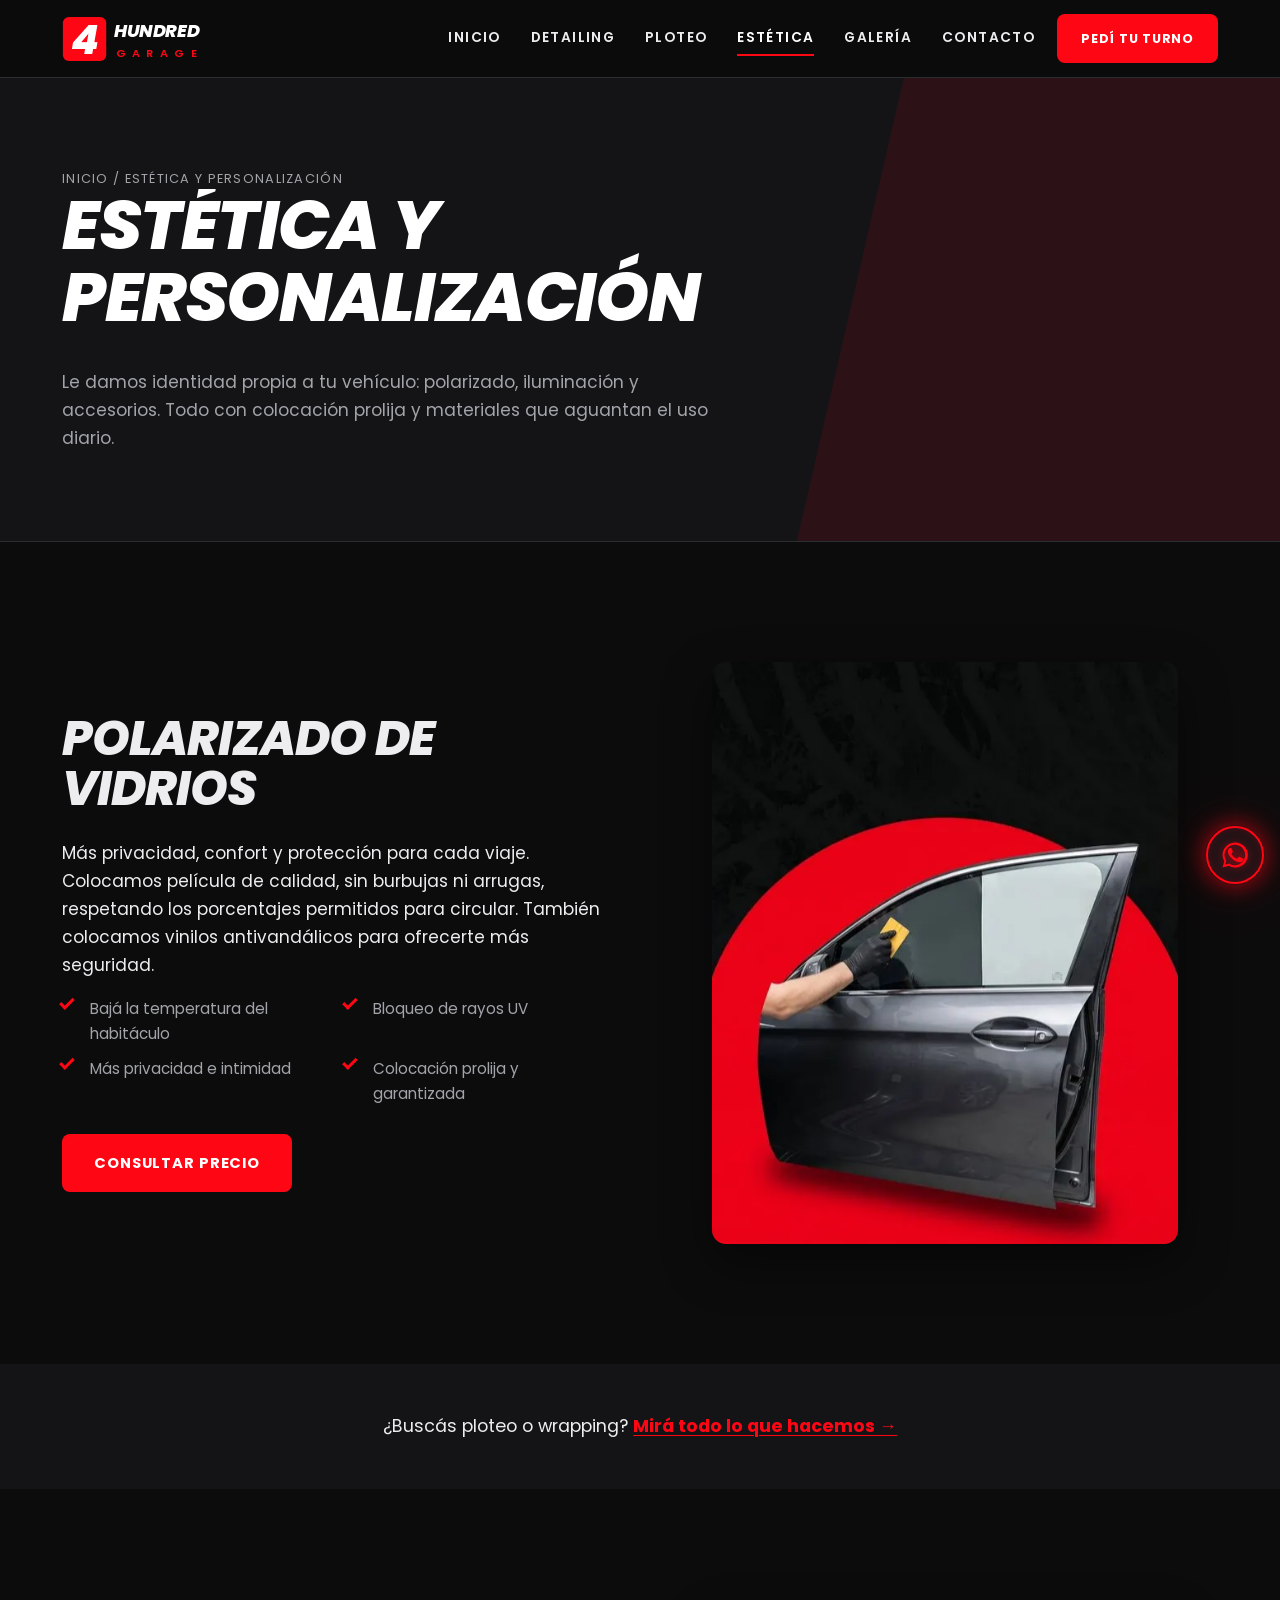
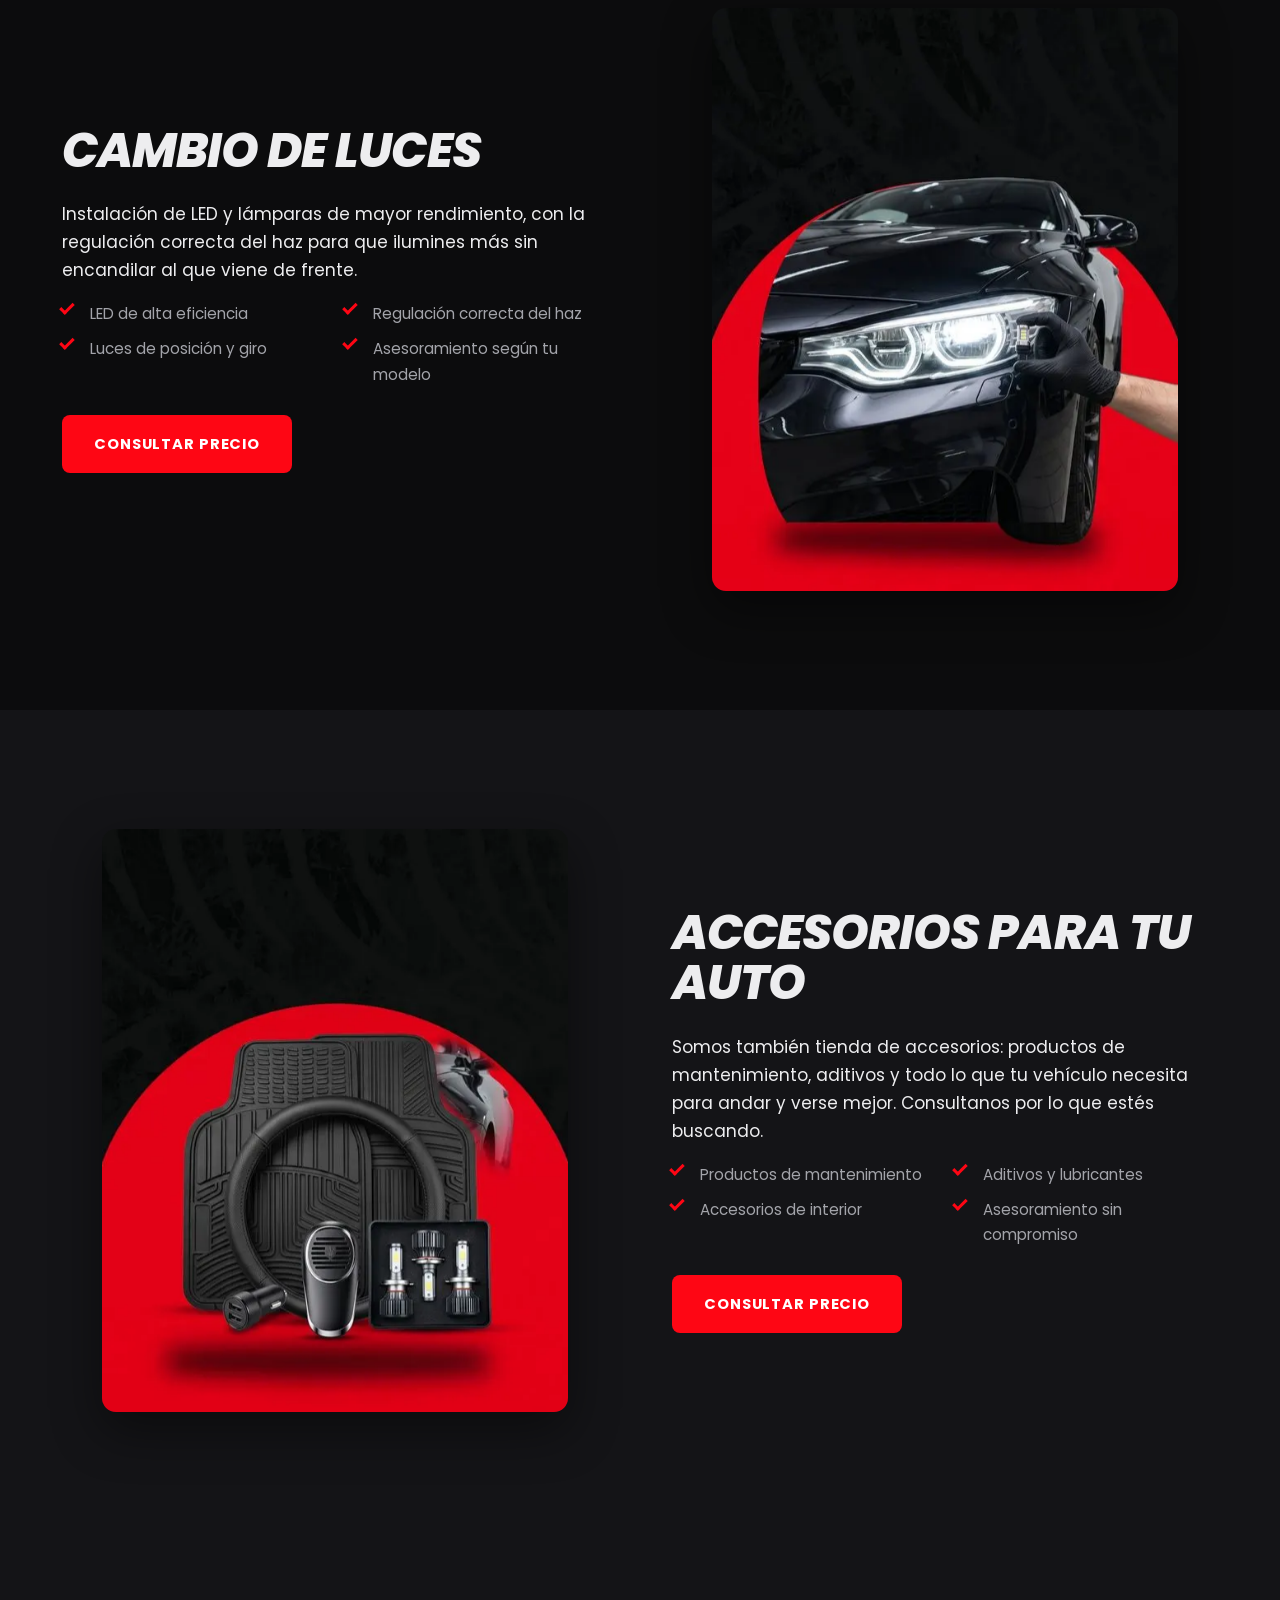
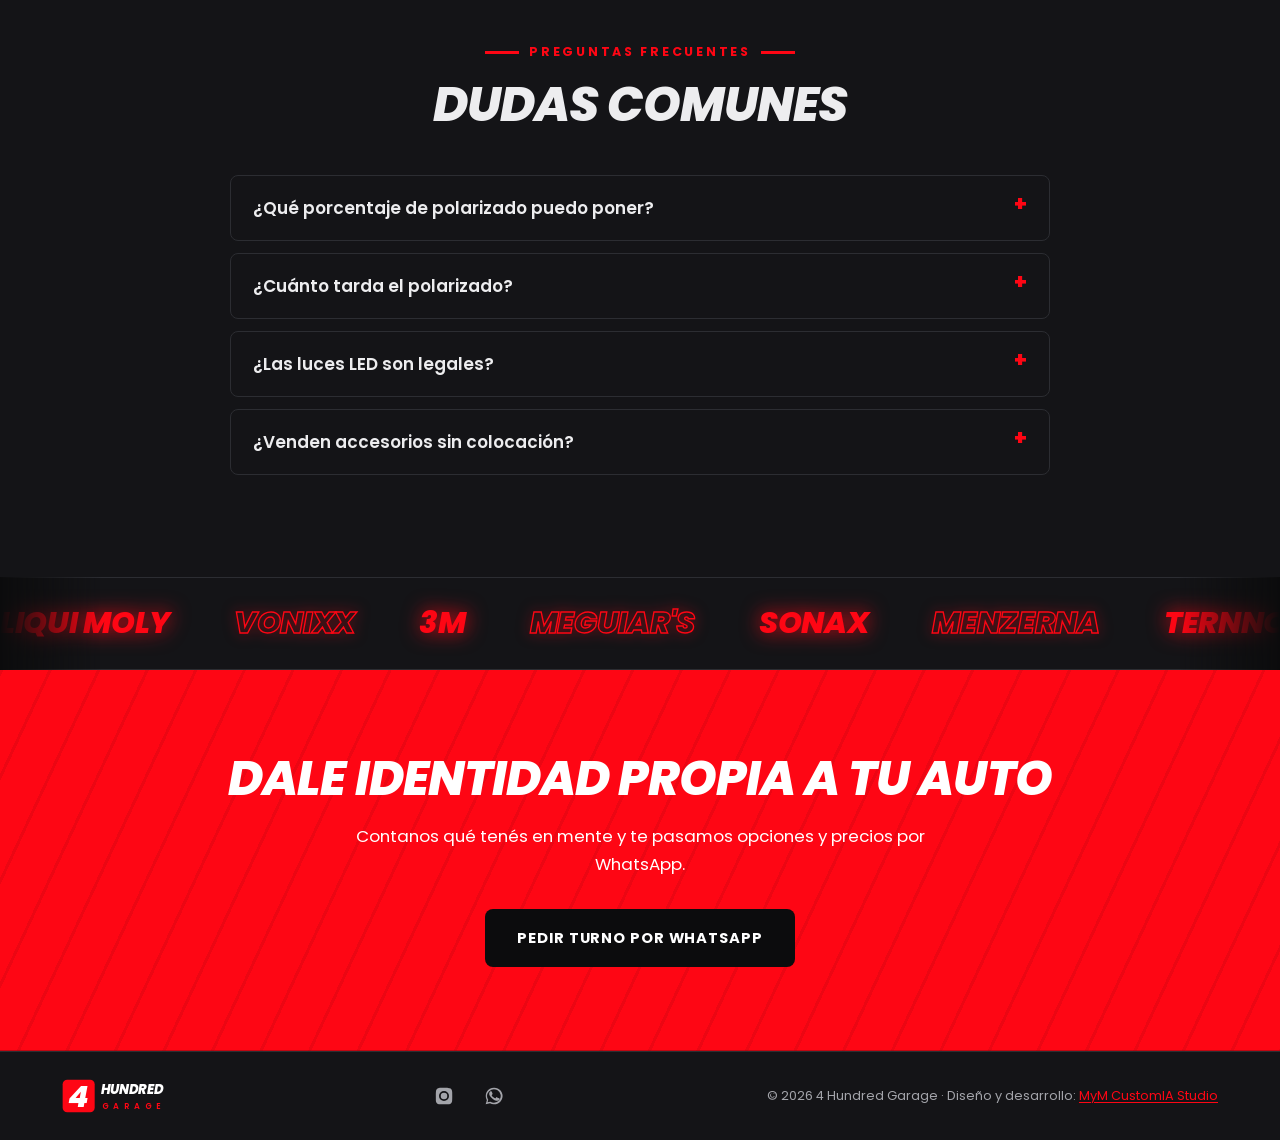
<file: estetica.html>
<!DOCTYPE html>
<html lang="es-AR">
<head>
<meta charset="utf-8">
<meta name="viewport" content="width=device-width, initial-scale=1">
<title>Polarizado, luces y accesorios en Del Viso | 4 Hundred Garage</title>
<meta name="description" content="Polarizado de vidrios, cambio de luces LED y accesorios para tu auto en Del Viso, Pilar. Colocación prolija y asesoramiento sin compromiso.">
<meta name="theme-color" content="#0C0C0D">
<link rel="canonical" href="https://www.4hundredgarage.com/estetica">
<link rel="icon" href="/favicon.ico" sizes="48x48">
<link rel="icon" href="/assets/img/isotipo.svg" type="image/svg+xml">
<link rel="apple-touch-icon" href="/assets/img/apple-touch-icon.png">
<meta property="og:site_name" content="4 Hundred Garage">
<meta property="og:title" content="Polarizado, luces y accesorios en Del Viso | 4 Hundred Garage">
<meta property="og:description" content="Polarizado de vidrios, cambio de luces LED y accesorios para tu auto en Del Viso, Pilar. Colocación prolija y asesoramiento sin compromiso.">
<meta property="og:url" content="https://www.4hundredgarage.com/estetica">
<meta property="og:type" content="website">
<meta property="og:locale" content="es_AR">
<meta property="og:image" content="https://www.4hundredgarage.com/assets/img/og.jpg">
<meta property="og:image:width" content="1200">
<meta property="og:image:height" content="630">
<meta property="og:image:alt" content="Parrilla neón y logo de 4 Hundred Garage">
<meta name="twitter:card" content="summary_large_image">
<meta name="twitter:title" content="Polarizado, luces y accesorios en Del Viso | 4 Hundred Garage">
<meta name="twitter:description" content="Polarizado de vidrios, cambio de luces LED y accesorios para tu auto en Del Viso, Pilar. Colocación prolija y asesoramiento sin compromiso.">
<meta name="twitter:image" content="https://www.4hundredgarage.com/assets/img/og.jpg">
<link rel="preload" href="assets/fonts/poppins-800i.woff2" as="font" type="font/woff2" crossorigin>
<link rel="preload" href="assets/fonts/poppins-400.woff2" as="font" type="font/woff2" crossorigin>
<link rel="stylesheet" href="assets/css/estilos.min.css?v=20260909f">

<script type="application/ld+json">{ "@context": "https://schema.org", "@type": "BreadcrumbList", "itemListElement": [ { "@type": "ListItem", "position": 1, "name": "Inicio", "item": "https://www.4hundredgarage.com/" }, { "@type": "ListItem", "position": 2, "name": "Estética y personalización", "item": "https://www.4hundredgarage.com/estetica" } ] }</script>
<script type="application/ld+json">{ "@context": "https://schema.org", "@type": "Service", "name": "Estética y personalización del automóvil", "serviceType": "Estética y personalización del automóvil", "description": "Polarizado de vidrios, cambio de luces LED y accesorios para tu auto en Del Viso, Pilar. Colocación prolija y asesoramiento sin compromiso.", "url": "https://www.4hundredgarage.com/estetica", "provider": { "@id": "https://www.4hundredgarage.com/#negocio" }, "areaServed": "Del Viso, Pilar, José C. Paz, Tortuguitas y zona norte del GBA" }</script>
<script type="application/ld+json">{ "@context": "https://schema.org", "@type": "FAQPage", "mainEntity": [ { "@type": "Question", "name": "¿Qué porcentaje de polarizado puedo poner?", "acceptedAnswer": { "@type": "Answer", "text": "Te asesoramos según lo permitido para circular y según lo que busques: privacidad, control de calor o ambas cosas." } }, { "@type": "Question", "name": "¿Cuánto tarda el polarizado?", "acceptedAnswer": { "@type": "Answer", "text": "Un auto completo se hace en el día. Te recomendamos no bajar los vidrios durante las primeras 48 horas para que la película asiente bien." } }, { "@type": "Question", "name": "¿Las luces LED son legales?", "acceptedAnswer": { "@type": "Answer", "text": "Usamos lámparas homologadas y regulamos el haz para que no encandilen. Te asesoramos según tu modelo y lo que exige la VTV." } }, { "@type": "Question", "name": "¿Venden accesorios sin colocación?", "acceptedAnswer": { "@type": "Answer", "text": "Sí. Podés pasar por el taller a comprar productos de mantenimiento, aditivos y accesorios, con o sin colocación." } } ] }</script>
</head>
<body>

<!-- ===== Header ===== -->
<header class="header">
  <div class="contenedor">
    <a class="logo" href="/" aria-label="4 Hundred Garage — Inicio">
      <svg xmlns="http://www.w3.org/2000/svg" viewBox="0 0 332 104" role="img" aria-label="4 Hundred Garage">
  <rect x="2" y="2" width="98" height="100" rx="14" fill="#FE0614"/>
  <text x="51" y="86" font-family="Poppins, Arial Black, sans-serif" font-size="92" font-weight="800" font-style="italic" fill="#FFFFFF" text-anchor="middle">4</text>
  <text x="118" y="47" font-family="Poppins, Arial Black, sans-serif" font-size="40" font-weight="800" font-style="italic" fill="currentColor" letter-spacing="-1">HUNDRED</text>
  <text x="121" y="93" font-family="Poppins, Arial, sans-serif" font-size="25" font-weight="600" fill="#FE0614" letter-spacing="14.5">GARAGE</text>
</svg>
    </a>
    <nav class="nav" id="nav">
        <a href="/">Inicio</a>
        <a href="/detailing">Detailing</a>
        <a href="/ploteo">Ploteo</a>
        <a href="/estetica" aria-current="page">Estética</a>
        <a href="/galeria">Galería</a>
        <a href="/contacto">Contacto</a>
    </nav>
    <a class="btn btn--rojo" href="https://wa.me/5491159123836?text=Hola%204%20Hundred%20Garage%2C%20quiero%20pedir%20un%20turno" target="_blank" rel="noopener">Pedí tu turno</a>
    <button class="burger" aria-label="Abrir menú" aria-expanded="false" aria-controls="nav">
      <span></span><span></span><span></span>
    </button>
  </div>
  <div class="progreso" aria-hidden="true"></div>
</header>

<section class="hero-int">
  <div class="contenedor">
    <p class="miga"><a href="/">Inicio</a> / Estética y personalización</p>
    <h1>Estética y<br>personalización</h1>
    <p>Le damos identidad propia a tu vehículo: polarizado, iluminación y accesorios. Todo con colocación prolija y materiales que aguantan el uso diario.</p>
  </div>
</section>

<section class="seccion">
  <div class="contenedor partido aparece" id="polarizado">
    <div class="partido-txt">
      <h2>Polarizado de vidrios</h2>
      <p>Más privacidad, confort y protección para cada viaje. Colocamos película de calidad, sin burbujas ni arrugas, respetando los porcentajes permitidos para circular. También colocamos vinilos antivandálicos para ofrecerte más seguridad.</p>
      <ul class="lista-check">
        <li>Bajá la temperatura del habitáculo</li>
        <li>Bloqueo de rayos UV</li>
        <li>Más privacidad e intimidad</li>
        <li>Colocación prolija y garantizada</li>
      </ul>
      <a class="btn btn--rojo" href="https://wa.me/5491159123836?text=Hola%204%20Hundred%20Garage%2C%20quiero%20pedir%20un%20turno" target="_blank" rel="noopener">Consultar precio</a>
    </div>
    <figure class="partido-img"><picture><source type="image/webp" srcset="assets/img/estetica-polarizado-600.webp 600w, assets/img/estetica-polarizado.webp 1200w" sizes="(max-width:980px) 92vw, 45vw"><img src="assets/img/estetica-polarizado.jpg" srcset="assets/img/estetica-polarizado-600.jpg 600w, assets/img/estetica-polarizado.jpg 1200w" sizes="(max-width:980px) 92vw, 45vw" width="1200" height="1500" alt="Colocación de film polarizado en la ventanilla de un auto gris" fetchpriority="high"></picture></figure>
  </div>
</section>

<!-- El ploteo tiene página propia: ploteo.html -->
<section class="seccion seccion--chica seccion--alt">
  <div class="contenedor centrado">
    <p class="enlace-nota">¿Buscás ploteo o wrapping? <a href="/ploteo">Mirá todo lo que hacemos →</a></p>
  </div>
</section>

<section class="seccion">
  <div class="contenedor partido aparece" id="luces">
    <div class="partido-txt">
      <h2>Cambio de luces</h2>
      <p>Instalación de LED y lámparas de mayor rendimiento, con la regulación correcta del haz para que ilumines más sin encandilar al que viene de frente.</p>
      <ul class="lista-check">
        <li>LED de alta eficiencia</li>
        <li>Regulación correcta del haz</li>
        <li>Luces de posición y giro</li>
        <li>Asesoramiento según tu modelo</li>
      </ul>
      <a class="btn btn--rojo" href="https://wa.me/5491159123836?text=Hola%204%20Hundred%20Garage%2C%20quiero%20pedir%20un%20turno" target="_blank" rel="noopener">Consultar precio</a>
    </div>
    <figure class="partido-img"><picture><source type="image/webp" srcset="assets/img/estetica-luces-600.webp 600w, assets/img/estetica-luces.webp 1200w" sizes="(max-width:980px) 92vw, 45vw"><img src="assets/img/estetica-luces.jpg" srcset="assets/img/estetica-luces-600.jpg 600w, assets/img/estetica-luces.jpg 1200w" sizes="(max-width:980px) 92vw, 45vw" width="1200" height="1500" alt="Faro LED encendido de un auto negro y mano con guante sosteniendo una lámpara LED" loading="lazy"></picture></figure>
  </div>
</section>

<section class="seccion seccion--alt">
  <div class="contenedor partido partido--inv aparece" id="accesorios">
    <div class="partido-txt">
      <h2>Accesorios para tu auto</h2>
      <p>Somos también tienda de accesorios: productos de mantenimiento, aditivos y todo lo que tu vehículo necesita para andar y verse mejor. Consultanos por lo que estés buscando.</p>
      <ul class="lista-check">
        <li>Productos de mantenimiento</li>
        <li>Aditivos y lubricantes</li>
        <li>Accesorios de interior</li>
        <li>Asesoramiento sin compromiso</li>
      </ul>
      <a class="btn btn--rojo" href="https://wa.me/5491159123836?text=Hola%204%20Hundred%20Garage%2C%20quiero%20pedir%20un%20turno" target="_blank" rel="noopener">Consultar precio</a>
    </div>
    <figure class="partido-img"><picture><source type="image/webp" srcset="assets/img/estetica-accesorios-600.webp 600w, assets/img/estetica-accesorios.webp 1200w" sizes="(max-width:980px) 92vw, 45vw"><img src="assets/img/estetica-accesorios.jpg" srcset="assets/img/estetica-accesorios-600.jpg 600w, assets/img/estetica-accesorios.jpg 1200w" sizes="(max-width:980px) 92vw, 45vw" width="1200" height="1500" alt="Accesorios para auto: alfombras, cubrevolante, cargador USB, aromatizante y kit de lámparas LED" loading="lazy"></picture></figure>
  </div>
</section>

<section class="seccion seccion--alt">
  <div class="contenedor">
    <div class="centrado aparece"><span class="etiqueta">Preguntas frecuentes</span><h2>Dudas comunes</h2></div>
    <div class="faq aparece sep-44">
    <details><summary>¿Qué porcentaje de polarizado puedo poner?</summary><p>Te asesoramos según lo permitido para circular y según lo que busques: privacidad, control de calor o ambas cosas.</p></details>
    <!-- ▼ CONFIRMAR CON CLIENTE: preguntas nuevas (reemplazan a las de ploteo, que pasaron a ploteo.html) -->
    <details><summary>¿Cuánto tarda el polarizado?</summary><p>Un auto completo se hace en el día. Te recomendamos no bajar los vidrios durante las primeras 48 horas para que la película asiente bien.</p></details>
    <details><summary>¿Las luces LED son legales?</summary><p>Usamos lámparas homologadas y regulamos el haz para que no encandilen. Te asesoramos según tu modelo y lo que exige la VTV.</p></details>
    <details><summary>¿Venden accesorios sin colocación?</summary><p>Sí. Podés pasar por el taller a comprar productos de mantenimiento, aditivos y accesorios, con o sin colocación.</p></details>
    </div>
  </div>
</section>

<div class="marquesina marquesina--neon marquesina--logos" aria-hidden="true">
  <div class="marquesina-pista"><span class="marca"><b>Liqui Moly</b></span><span class="marca"><b>Vonixx</b></span><span class="marca"><b>3M</b></span><span class="marca"><b>Meguiar's</b></span><span class="marca"><b>Sonax</b></span><span class="marca"><b>Menzerna</b></span><span class="marca"><b>Ternnova</b></span><span class="marca"><b>Turtle Wax</b></span><span class="marca"><b>Carbins</b></span><span class="marca"><b>Liqui Moly</b></span><span class="marca"><b>Vonixx</b></span><span class="marca"><b>3M</b></span><span class="marca"><b>Meguiar's</b></span><span class="marca"><b>Sonax</b></span><span class="marca"><b>Menzerna</b></span><span class="marca"><b>Ternnova</b></span><span class="marca"><b>Turtle Wax</b></span><span class="marca"><b>Carbins</b></span></div>
</div>

<section class="cta">
  <div class="contenedor">
    <h2>Dale identidad propia a tu auto</h2>
    <p>Contanos qué tenés en mente y te pasamos opciones y precios por WhatsApp.</p>
    <a class="btn btn--negro" href="https://wa.me/5491159123836?text=Hola%204%20Hundred%20Garage%2C%20quiero%20pedir%20un%20turno" target="_blank" rel="noopener">Pedir turno por WhatsApp</a>
  </div>
</section>

<!-- ===== Footer ===== -->
<footer class="footer">
  <div class="contenedor footer-fila">
    <a class="logo" href="/" aria-label="4 Hundred Garage — Inicio"><svg xmlns="http://www.w3.org/2000/svg" viewBox="0 0 332 104" role="img" aria-label="4 Hundred Garage">
  <rect x="2" y="2" width="98" height="100" rx="14" fill="#FE0614"/>
  <text x="51" y="86" font-family="Poppins, Arial Black, sans-serif" font-size="92" font-weight="800" font-style="italic" fill="#FFFFFF" text-anchor="middle">4</text>
  <text x="118" y="47" font-family="Poppins, Arial Black, sans-serif" font-size="40" font-weight="800" font-style="italic" fill="currentColor" letter-spacing="-1">HUNDRED</text>
  <text x="121" y="93" font-family="Poppins, Arial, sans-serif" font-size="25" font-weight="600" fill="#FE0614" letter-spacing="14.5">GARAGE</text>
</svg></a>
    <div class="footer-redes">
      <a href="https://www.instagram.com/4hundredgarage/" target="_blank" rel="noopener" aria-label="Instagram de 4 Hundred Garage"><svg viewBox="0 0 24 24" aria-hidden="true"><path d="M12 2.2c3.2 0 3.6 0 4.9.1 1.2.1 1.8.2 2.2.4.6.2 1 .5 1.4.9.4.4.7.8.9 1.4.2.4.3 1 .4 2.2.1 1.3.1 1.7.1 4.9s0 3.6-.1 4.9c-.1 1.2-.2 1.8-.4 2.2-.2.6-.5 1-.9 1.4-.4.4-.8.7-1.4.9-.4.2-1 .3-2.2.4-1.3.1-1.7.1-4.9.1s-3.6 0-4.9-.1c-1.2-.1-1.8-.2-2.2-.4-.6-.2-1-.5-1.4-.9-.4-.4-.7-.8-.9-1.4-.2-.4-.3-1-.4-2.2C2.2 15.6 2.2 15.2 2.2 12s0-3.6.1-4.9c.1-1.2.2-1.8.4-2.2.2-.6.5-1 .9-1.4.4-.4.8-.7 1.4-.9.4-.2 1-.3 2.2-.4 1.3-.1 1.7-.1 4.8-.1zm0 3.8a6 6 0 1 0 0 12 6 6 0 0 0 0-12zm0 9.9a3.9 3.9 0 1 1 0-7.8 3.9 3.9 0 0 1 0 7.8zm7.6-10.1a1.4 1.4 0 1 1-2.8 0 1.4 1.4 0 0 1 2.8 0z"/></svg></a>
      <a href="https://wa.me/5491159123836?text=Hola%204%20Hundred%20Garage%2C%20quiero%20pedir%20un%20turno" target="_blank" rel="noopener" aria-label="WhatsApp de 4 Hundred Garage"><svg viewBox="0 0 24 24" aria-hidden="true"><path d="M17.5 14.4c-.3-.2-1.8-.9-2-1-.3-.1-.5-.2-.7.1s-.8 1-.9 1.2c-.2.2-.3.2-.6.1a8 8 0 0 1-2.4-1.5 9 9 0 0 1-1.6-2c-.2-.3 0-.5.1-.6l.5-.6.3-.5v-.5l-.9-2.2c-.3-.6-.5-.5-.7-.5h-.6c-.2 0-.5.1-.8.4-.3.3-1 1-1 2.5s1.1 2.9 1.2 3.1c.2.2 2.2 3.3 5.3 4.6.7.3 1.3.5 1.8.6.7.2 1.4.2 1.9.1.6-.1 1.8-.7 2-1.4.3-.7.3-1.3.2-1.4l-.6-.3zM12 2a10 10 0 0 0-8.6 15L2 22l5.2-1.4A10 10 0 1 0 12 2zm0 18.2c-1.5 0-3-.4-4.3-1.2l-.3-.2-3.1.8.8-3-.2-.3A8.2 8.2 0 1 1 12 20.2z"/></svg></a>
    </div>
    <p class="footer-legal"><span>© <span id="anio">2026</span> 4 Hundred Garage</span><span class="footer-sep"> · </span><span>Diseño y desarrollo: <a href="https://mymcustomiastudio.com/" target="_blank" rel="noopener">MyM CustomIA Studio</a></span></p>
  </div>
</footer>

<a class="wa" href="https://wa.me/5491159123836?text=Hola%204%20Hundred%20Garage%2C%20quiero%20pedir%20un%20turno" target="_blank" rel="noopener" aria-label="Escribinos por WhatsApp"><svg viewBox="0 0 24 24"><path d="M17.5 14.4c-.3-.2-1.8-.9-2-1-.3-.1-.5-.2-.7.1s-.8 1-.9 1.2c-.2.2-.3.2-.6.1a8 8 0 0 1-2.4-1.5 9 9 0 0 1-1.6-2c-.2-.3 0-.5.1-.6l.5-.6.3-.5v-.5l-.9-2.2c-.3-.6-.5-.5-.7-.5h-.6c-.2 0-.5.1-.8.4-.3.3-1 1-1 2.5s1.1 2.9 1.2 3.1c.2.2 2.2 3.3 5.3 4.6.7.3 1.3.5 1.8.6.7.2 1.4.2 1.9.1.6-.1 1.8-.7 2-1.4.3-.7.3-1.3.2-1.4l-.6-.3zM12 2a10 10 0 0 0-8.6 15L2 22l5.2-1.4A10 10 0 1 0 12 2zm0 18.2c-1.5 0-3-.4-4.3-1.2l-.3-.2-3.1.8.8-3-.2-.3A8.2 8.2 0 1 1 12 20.2z"/></svg></a>

<script src="assets/js/main.js?v=20260926b"></script>
<!-- Cloudflare Web Analytics --><script defer src="https://static.cloudflareinsights.com/beacon.min.js" data-cf-beacon='{"token": "af971c81d29f4138916e23c4c1736f47"}'></script><!-- End Cloudflare Web Analytics -->
</body>
</html>
</file>
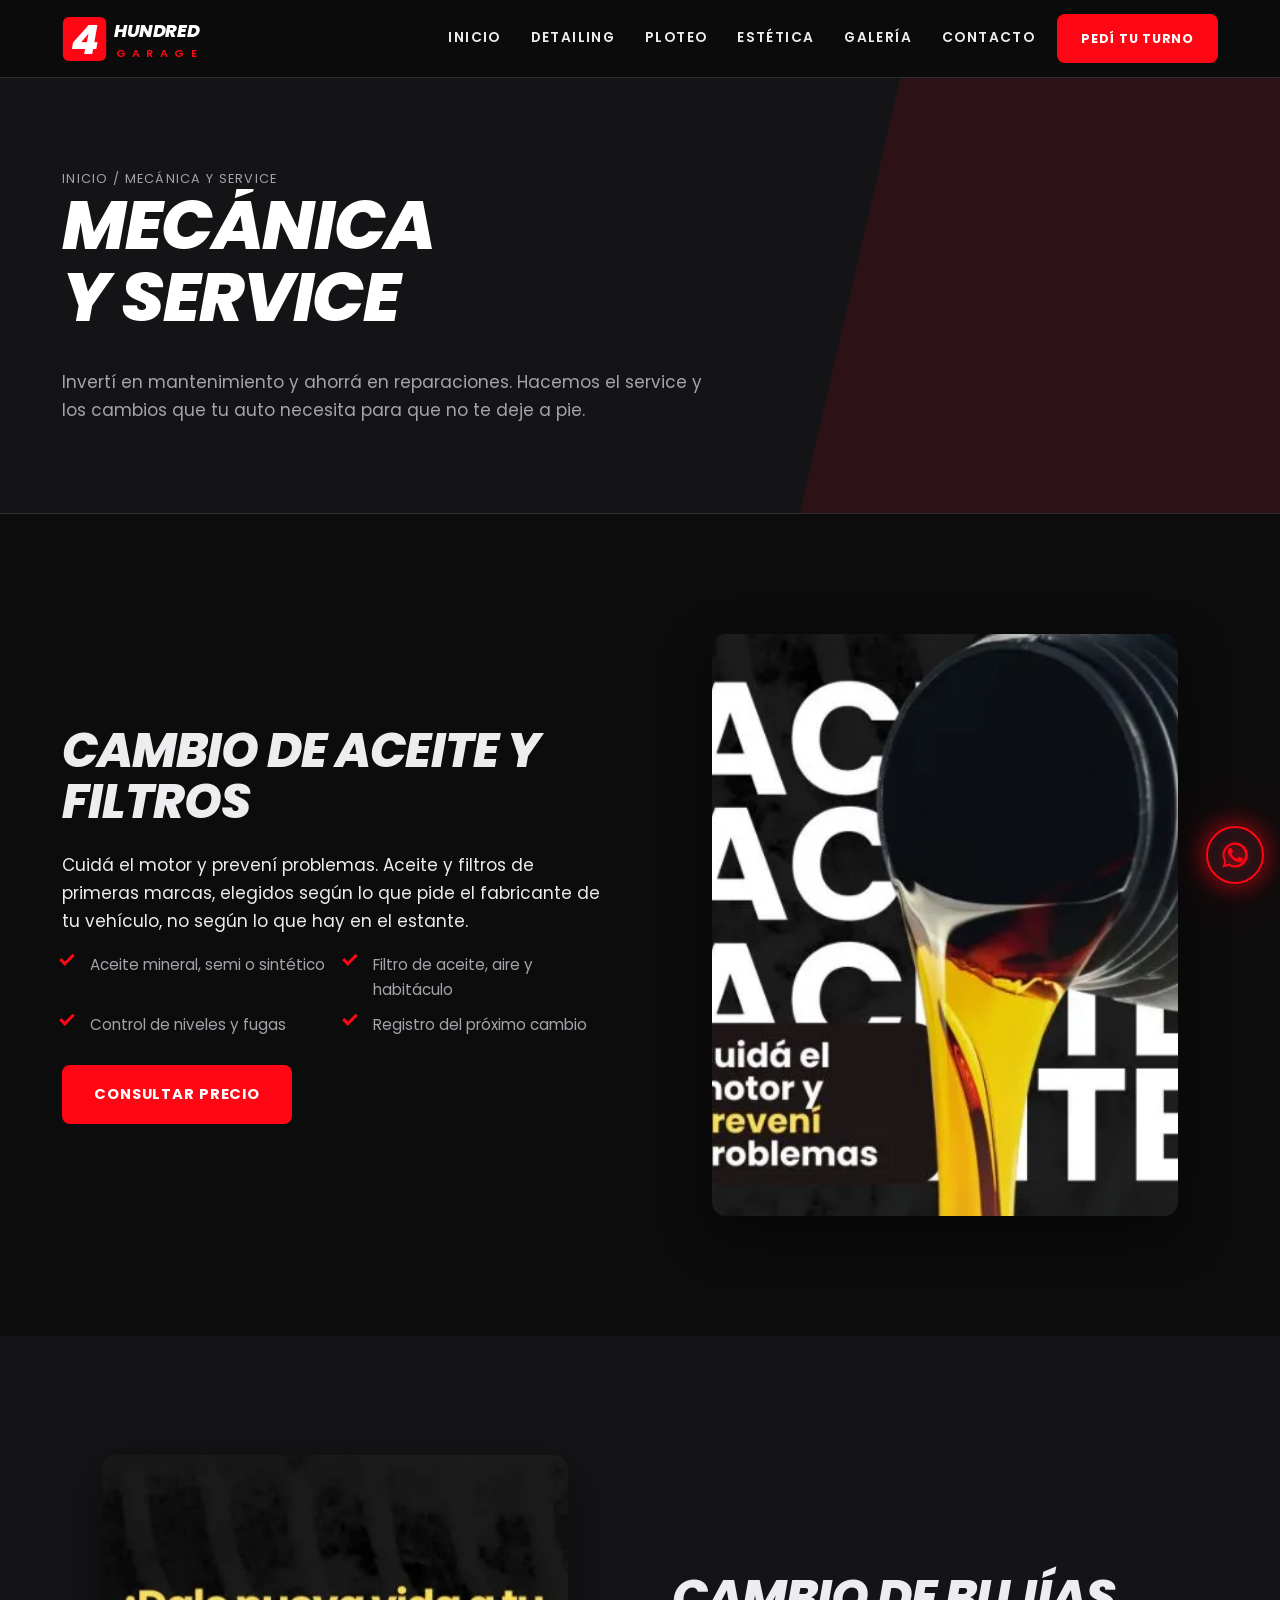
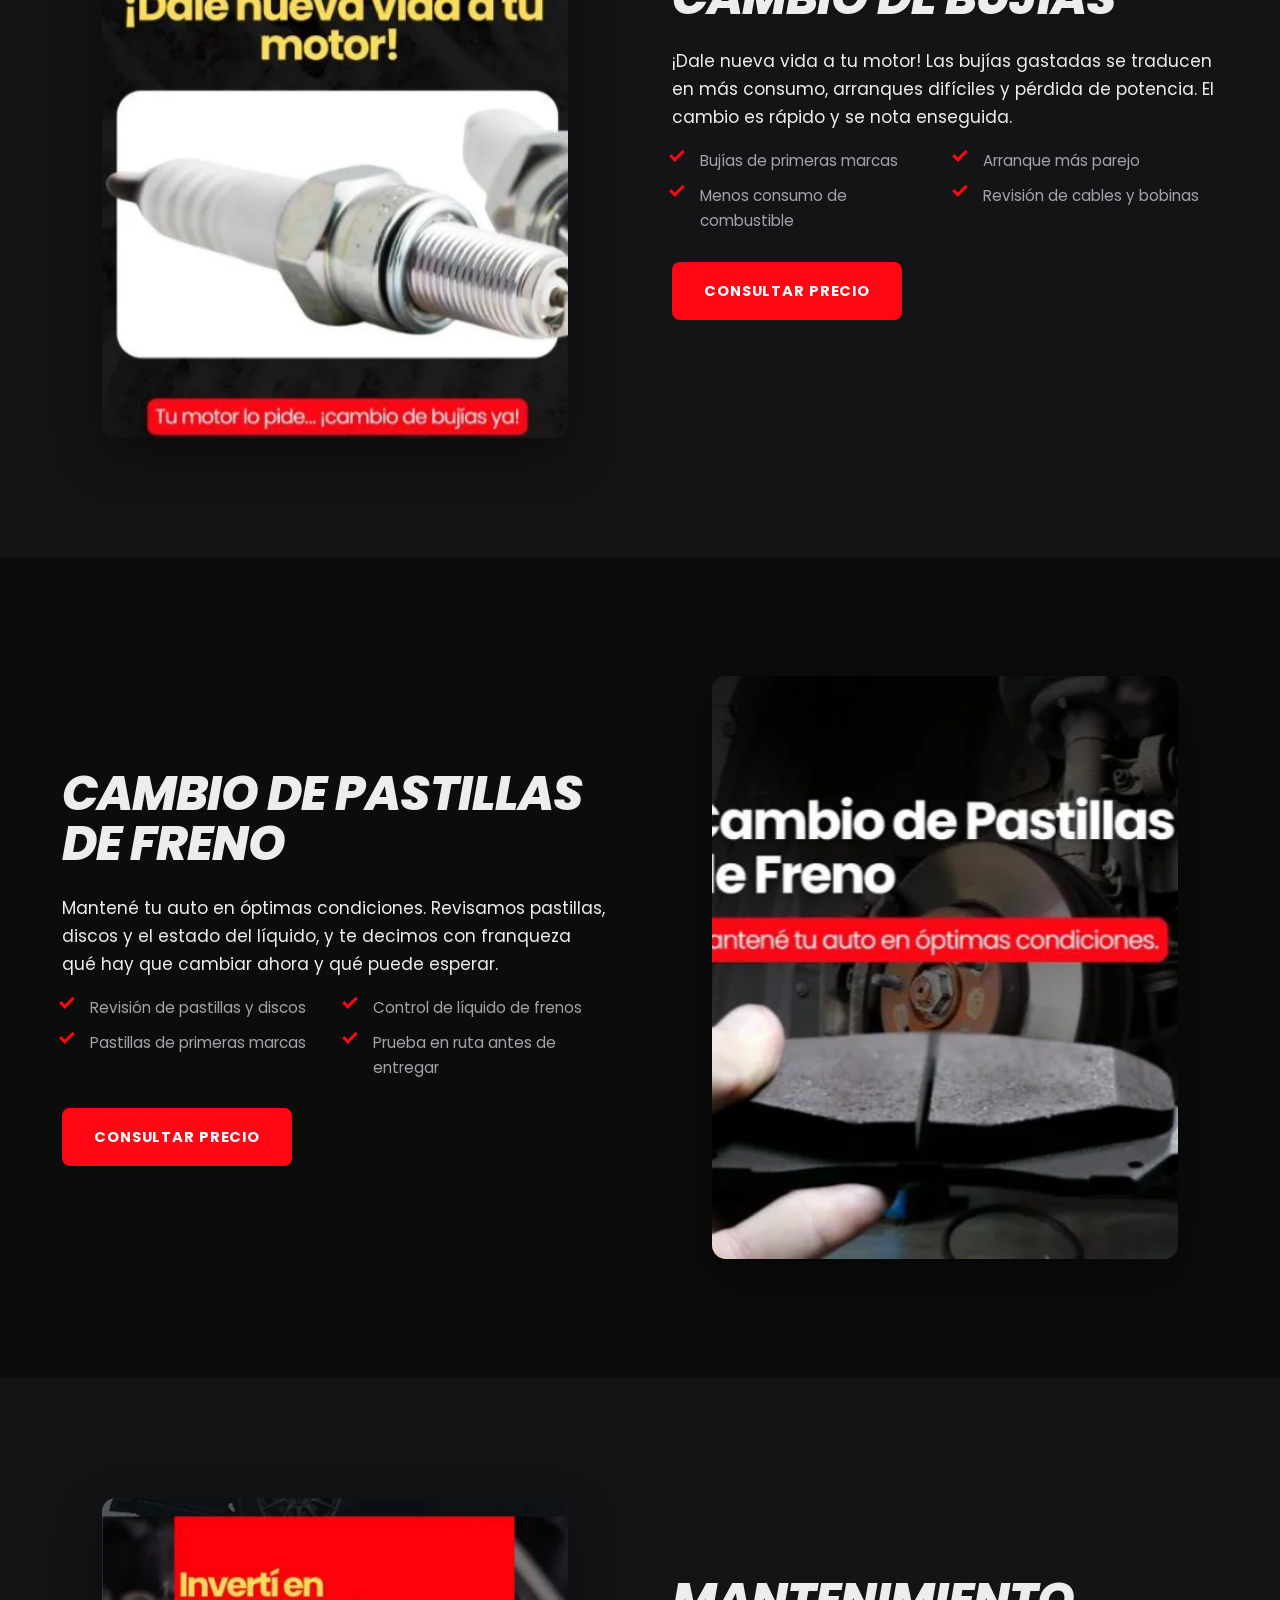
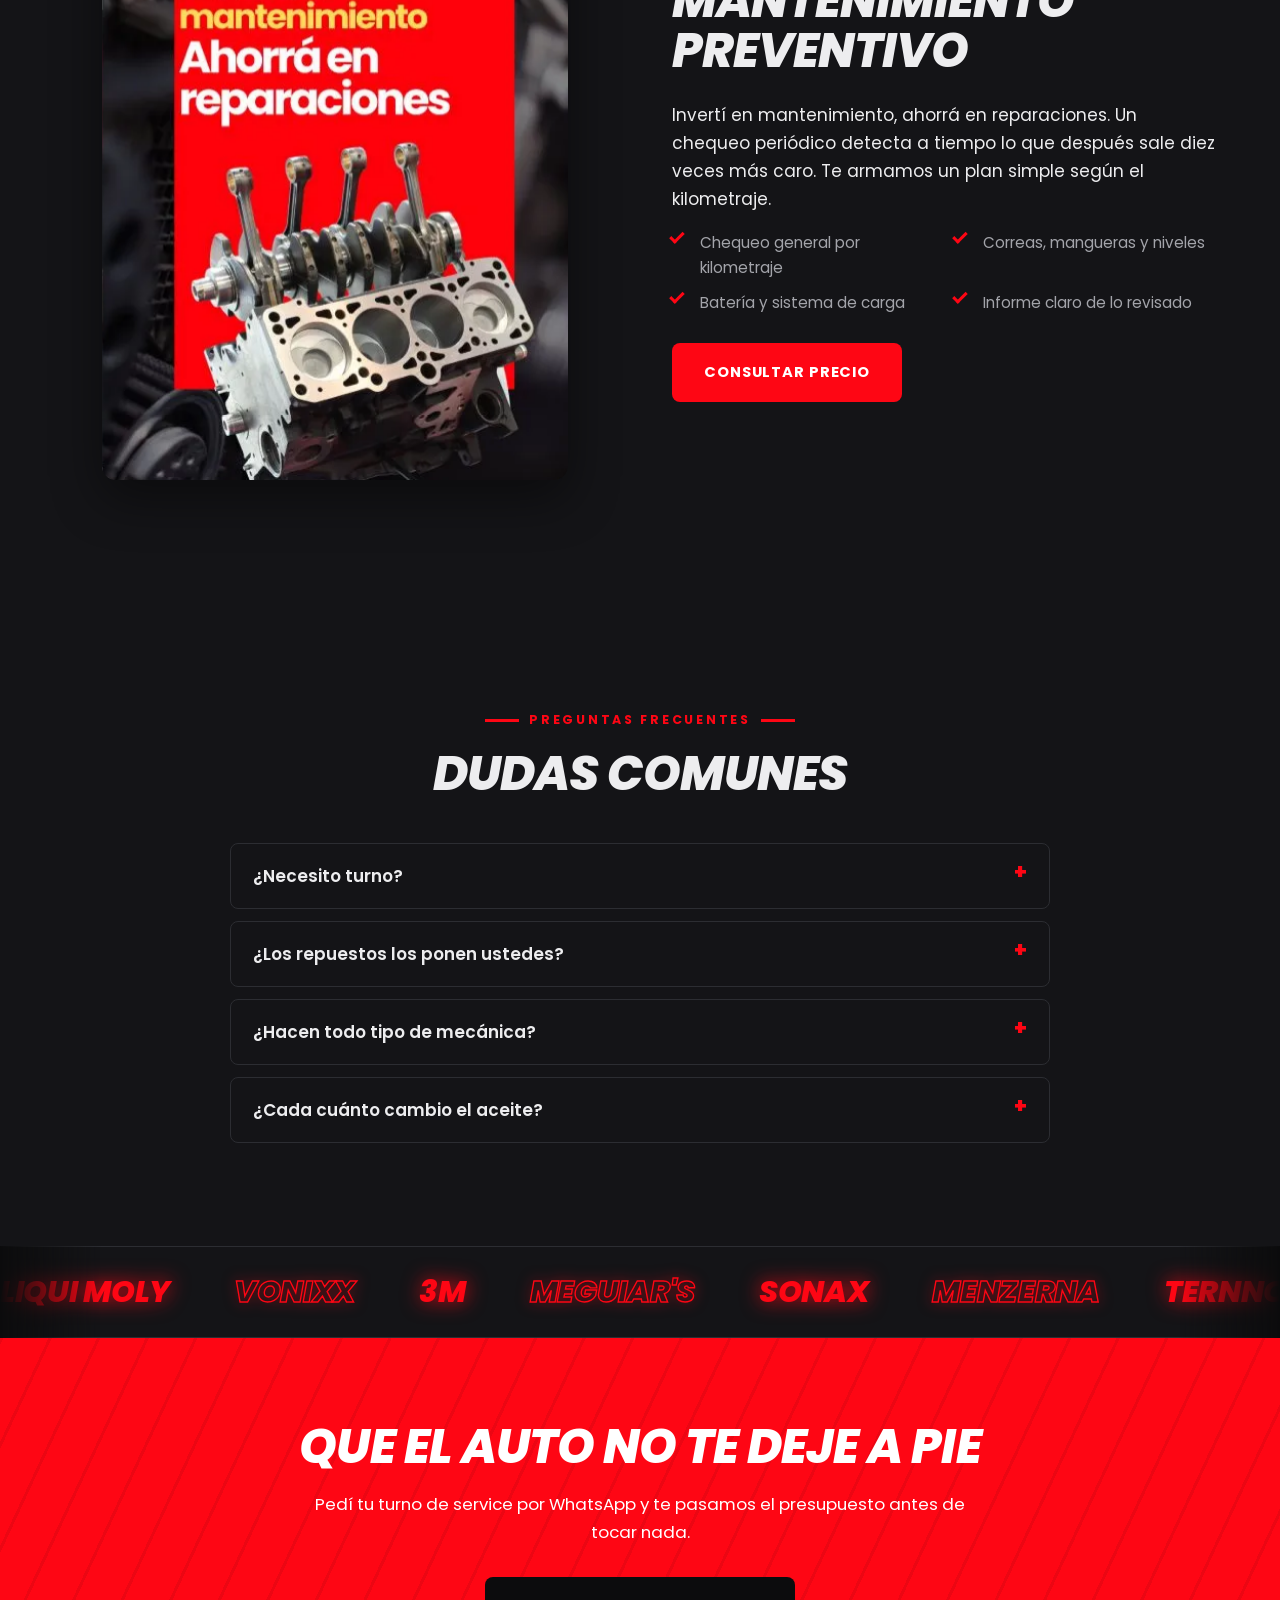
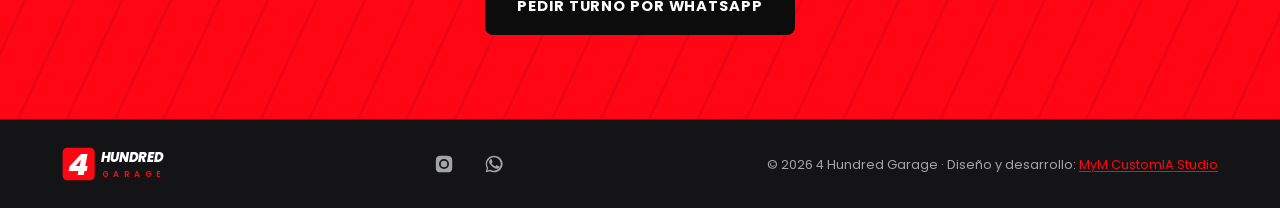
<file: mecanica.html>
<!DOCTYPE html>
<html lang="es-AR">
<head>
<meta charset="utf-8">
<meta name="viewport" content="width=device-width, initial-scale=1">
<title>Mecánica y service en Del Viso | 4 Hundred Garage</title>
<meta name="description" content="Cambio de aceite y filtros, bujías, pastillas de freno y mantenimiento preventivo en Del Viso, Pilar. Presupuesto cerrado por WhatsApp.">
<meta name="theme-color" content="#0C0C0D">
<link rel="canonical" href="https://www.4hundredgarage.com/mecanica">
<link rel="icon" href="/favicon.ico" sizes="48x48">
<link rel="icon" href="/assets/img/isotipo.svg" type="image/svg+xml">
<link rel="apple-touch-icon" href="/assets/img/apple-touch-icon.png">
<meta property="og:site_name" content="4 Hundred Garage">
<meta property="og:title" content="Mecánica y service en Del Viso | 4 Hundred Garage">
<meta property="og:description" content="Cambio de aceite y filtros, bujías, pastillas de freno y mantenimiento preventivo en Del Viso, Pilar. Presupuesto cerrado por WhatsApp.">
<meta property="og:url" content="https://www.4hundredgarage.com/mecanica">
<meta property="og:type" content="website">
<meta property="og:locale" content="es_AR">
<meta property="og:image" content="https://www.4hundredgarage.com/assets/img/og.jpg">
<meta property="og:image:width" content="1200">
<meta property="og:image:height" content="630">
<meta property="og:image:alt" content="Parrilla neón y logo de 4 Hundred Garage">
<meta name="twitter:card" content="summary_large_image">
<meta name="twitter:title" content="Mecánica y service en Del Viso | 4 Hundred Garage">
<meta name="twitter:description" content="Cambio de aceite y filtros, bujías, pastillas de freno y mantenimiento preventivo en Del Viso, Pilar. Presupuesto cerrado por WhatsApp.">
<meta name="twitter:image" content="https://www.4hundredgarage.com/assets/img/og.jpg">
<link rel="preload" href="assets/fonts/poppins-800i.woff2" as="font" type="font/woff2" crossorigin>
<link rel="preload" href="assets/fonts/poppins-400.woff2" as="font" type="font/woff2" crossorigin>
<link rel="stylesheet" href="assets/css/estilos.min.css?v=20260909f">

<script type="application/ld+json">{ "@context": "https://schema.org", "@type": "BreadcrumbList", "itemListElement": [ { "@type": "ListItem", "position": 1, "name": "Inicio", "item": "https://www.4hundredgarage.com/" }, { "@type": "ListItem", "position": 2, "name": "Mecánica y service", "item": "https://www.4hundredgarage.com/mecanica" } ] }</script>
<script type="application/ld+json">{ "@context": "https://schema.org", "@type": "Service", "name": "Mecánica ligera y service", "serviceType": "Mecánica ligera y service", "description": "Cambio de aceite y filtros, bujías, pastillas de freno y mantenimiento preventivo en Del Viso, Pilar. Presupuesto cerrado por WhatsApp.", "url": "https://www.4hundredgarage.com/mecanica", "provider": { "@id": "https://www.4hundredgarage.com/#negocio" }, "areaServed": "Del Viso, Pilar, José C. Paz, Tortuguitas y zona norte del GBA" }</script>
<script type="application/ld+json">{ "@context": "https://schema.org", "@type": "FAQPage", "mainEntity": [ { "@type": "Question", "name": "¿Necesito turno?", "acceptedAnswer": { "@type": "Answer", "text": "Conviene. Escribinos por WhatsApp y coordinamos el día y horario que te quede cómodo." } }, { "@type": "Question", "name": "¿Los repuestos los ponen ustedes?", "acceptedAnswer": { "@type": "Answer", "text": "Sí, trabajamos con primeras marcas. Si preferís traer el repuesto, también lo colocamos." } }, { "@type": "Question", "name": "¿Hacen todo tipo de mecánica?", "acceptedAnswer": { "@type": "Answer", "text": "Nos enfocamos en mantenimiento y mecánica ligera. Si tu auto necesita algo más complejo, te lo decimos de entrada y te orientamos." } }, { "@type": "Question", "name": "¿Cada cuánto cambio el aceite?", "acceptedAnswer": { "@type": "Answer", "text": "Depende del tipo de aceite y del uso, pero como referencia general entre 5.000 y 10.000 km. En el service te dejamos anotado el próximo cambio." } } ] }</script>
</head>
<body>

<!-- ===== Header ===== -->
<header class="header">
  <div class="contenedor">
    <a class="logo" href="/" aria-label="4 Hundred Garage — Inicio">
      <svg xmlns="http://www.w3.org/2000/svg" viewBox="0 0 332 104" role="img" aria-label="4 Hundred Garage">
  <rect x="2" y="2" width="98" height="100" rx="14" fill="#FE0614"/>
  <text x="51" y="86" font-family="Poppins, Arial Black, sans-serif" font-size="92" font-weight="800" font-style="italic" fill="#FFFFFF" text-anchor="middle">4</text>
  <text x="118" y="47" font-family="Poppins, Arial Black, sans-serif" font-size="40" font-weight="800" font-style="italic" fill="currentColor" letter-spacing="-1">HUNDRED</text>
  <text x="121" y="93" font-family="Poppins, Arial, sans-serif" font-size="25" font-weight="600" fill="#FE0614" letter-spacing="14.5">GARAGE</text>
</svg>
    </a>
    <nav class="nav" id="nav">
        <a href="/">Inicio</a>
        <a href="/detailing">Detailing</a>
        <a href="/ploteo">Ploteo</a>
        <a href="/estetica">Estética</a>
        <a href="/galeria">Galería</a>
        <a href="/contacto">Contacto</a>
    </nav>
    <a class="btn btn--rojo" href="https://wa.me/5491159123836?text=Hola%204%20Hundred%20Garage%2C%20quiero%20pedir%20un%20turno" target="_blank" rel="noopener">Pedí tu turno</a>
    <button class="burger" aria-label="Abrir menú" aria-expanded="false" aria-controls="nav">
      <span></span><span></span><span></span>
    </button>
  </div>
  <div class="progreso" aria-hidden="true"></div>
</header>

<section class="hero-int">
  <div class="contenedor">
    <p class="miga"><a href="/">Inicio</a> / Mecánica y service</p>
    <h1>Mecánica<br>y service</h1>
    <p>Invertí en mantenimiento y ahorrá en reparaciones. Hacemos el service y los cambios que tu auto necesita para que no te deje a pie.</p>
  </div>
</section>

<section class="seccion">
  <div class="contenedor partido aparece" id="aceite">
    <div class="partido-txt">
      <h2>Cambio de aceite y filtros</h2>
      <p>Cuidá el motor y prevení problemas. Aceite y filtros de primeras marcas, elegidos según lo que pide el fabricante de tu vehículo, no según lo que hay en el estante.</p>
      <ul class="lista-check">
        <li>Aceite mineral, semi o sintético</li>
        <li>Filtro de aceite, aire y habitáculo</li>
        <li>Control de niveles y fugas</li>
        <li>Registro del próximo cambio</li>
      </ul>
      <a class="btn btn--rojo" href="https://wa.me/5491159123836?text=Hola%204%20Hundred%20Garage%2C%20quiero%20pedir%20un%20turno" target="_blank" rel="noopener">Consultar precio</a>
    </div>
    <figure class="partido-img"><picture><source type="image/webp" srcset="assets/img/aceite.webp"><img src="assets/img/aceite.jpg" width="462" height="474" alt="Cambio de aceite de motor" fetchpriority="high"></picture></figure>
  </div>
</section>

<section class="seccion seccion--alt" id="bujias">
  <div class="contenedor partido partido--inv aparece">
    <div class="partido-txt">
      <h2>Cambio de bujías</h2>
      <p>¡Dale nueva vida a tu motor! Las bujías gastadas se traducen en más consumo, arranques difíciles y pérdida de potencia. El cambio es rápido y se nota enseguida.</p>
      <ul class="lista-check">
        <li>Bujías de primeras marcas</li>
        <li>Arranque más parejo</li>
        <li>Menos consumo de combustible</li>
        <li>Revisión de cables y bobinas</li>
      </ul>
      <a class="btn btn--rojo" href="https://wa.me/5491159123836?text=Hola%204%20Hundred%20Garage%2C%20quiero%20pedir%20un%20turno" target="_blank" rel="noopener">Consultar precio</a>
    </div>
    <figure class="partido-img"><picture><source type="image/webp" srcset="assets/img/bujias.webp"><img src="assets/img/bujias.jpg" width="465" height="544" alt="Cambio de bujías" loading="lazy"></picture></figure>
  </div>
</section>

<section class="seccion" id="frenos">
  <div class="contenedor partido aparece">
    <div class="partido-txt">
      <h2>Cambio de pastillas de freno</h2>
      <p>Mantené tu auto en óptimas condiciones. Revisamos pastillas, discos y el estado del líquido, y te decimos con franqueza qué hay que cambiar ahora y qué puede esperar.</p>
      <ul class="lista-check">
        <li>Revisión de pastillas y discos</li>
        <li>Control de líquido de frenos</li>
        <li>Pastillas de primeras marcas</li>
        <li>Prueba en ruta antes de entregar</li>
      </ul>
      <a class="btn btn--rojo" href="https://wa.me/5491159123836?text=Hola%204%20Hundred%20Garage%2C%20quiero%20pedir%20un%20turno" target="_blank" rel="noopener">Consultar precio</a>
    </div>
    <figure class="partido-img"><picture><source type="image/webp" srcset="assets/img/pastillas-freno.webp"><img src="assets/img/pastillas-freno.jpg" width="496" height="487" alt="Cambio de pastillas de freno" loading="lazy"></picture></figure>
  </div>
</section>

<section class="seccion seccion--alt" id="mantenimiento">
  <div class="contenedor partido partido--inv aparece">
    <div class="partido-txt">
      <h2>Mantenimiento preventivo</h2>
      <p>Invertí en mantenimiento, ahorrá en reparaciones. Un chequeo periódico detecta a tiempo lo que después sale diez veces más caro. Te armamos un plan simple según el kilometraje.</p>
      <ul class="lista-check">
        <li>Chequeo general por kilometraje</li>
        <li>Correas, mangueras y niveles</li>
        <li>Batería y sistema de carga</li>
        <li>Informe claro de lo revisado</li>
      </ul>
      <a class="btn btn--rojo" href="https://wa.me/5491159123836?text=Hola%204%20Hundred%20Garage%2C%20quiero%20pedir%20un%20turno" target="_blank" rel="noopener">Consultar precio</a>
    </div>
    <figure class="partido-img"><picture><source type="image/webp" srcset="assets/img/mantenimiento.webp"><img src="assets/img/mantenimiento.jpg" width="482" height="602" alt="Mantenimiento preventivo del motor" loading="lazy"></picture></figure>
  </div>
</section>

<section class="seccion seccion--alt">
  <div class="contenedor">
    <div class="centrado aparece"><span class="etiqueta">Preguntas frecuentes</span><h2>Dudas comunes</h2></div>
    <div class="faq aparece sep-44">
    <details><summary>¿Necesito turno?</summary><p>Conviene. Escribinos por WhatsApp y coordinamos el día y horario que te quede cómodo.</p></details>
    <details><summary>¿Los repuestos los ponen ustedes?</summary><p>Sí, trabajamos con primeras marcas. Si preferís traer el repuesto, también lo colocamos.</p></details>
    <details><summary>¿Hacen todo tipo de mecánica?</summary><p>Nos enfocamos en mantenimiento y mecánica ligera. Si tu auto necesita algo más complejo, te lo decimos de entrada y te orientamos.</p></details>
    <details><summary>¿Cada cuánto cambio el aceite?</summary><p>Depende del tipo de aceite y del uso, pero como referencia general entre 5.000 y 10.000 km. En el service te dejamos anotado el próximo cambio.</p></details>
    </div>
  </div>
</section>

<div class="marquesina marquesina--neon marquesina--logos" aria-hidden="true">
  <div class="marquesina-pista"><span class="marca"><b>Liqui Moly</b></span><span class="marca"><b>Vonixx</b></span><span class="marca"><b>3M</b></span><span class="marca"><b>Meguiar's</b></span><span class="marca"><b>Sonax</b></span><span class="marca"><b>Menzerna</b></span><span class="marca"><b>Ternnova</b></span><span class="marca"><b>Turtle Wax</b></span><span class="marca"><b>Carbins</b></span><span class="marca"><b>Liqui Moly</b></span><span class="marca"><b>Vonixx</b></span><span class="marca"><b>3M</b></span><span class="marca"><b>Meguiar's</b></span><span class="marca"><b>Sonax</b></span><span class="marca"><b>Menzerna</b></span><span class="marca"><b>Ternnova</b></span><span class="marca"><b>Turtle Wax</b></span><span class="marca"><b>Carbins</b></span></div>
</div>

<section class="cta">
  <div class="contenedor">
    <h2>Que el auto no te deje a pie</h2>
    <p>Pedí tu turno de service por WhatsApp y te pasamos el presupuesto antes de tocar nada.</p>
    <a class="btn btn--negro" href="https://wa.me/5491159123836?text=Hola%204%20Hundred%20Garage%2C%20quiero%20pedir%20un%20turno" target="_blank" rel="noopener">Pedir turno por WhatsApp</a>
  </div>
</section>

<!-- ===== Footer ===== -->
<footer class="footer">
  <div class="contenedor footer-fila">
    <a class="logo" href="/" aria-label="4 Hundred Garage — Inicio"><svg xmlns="http://www.w3.org/2000/svg" viewBox="0 0 332 104" role="img" aria-label="4 Hundred Garage">
  <rect x="2" y="2" width="98" height="100" rx="14" fill="#FE0614"/>
  <text x="51" y="86" font-family="Poppins, Arial Black, sans-serif" font-size="92" font-weight="800" font-style="italic" fill="#FFFFFF" text-anchor="middle">4</text>
  <text x="118" y="47" font-family="Poppins, Arial Black, sans-serif" font-size="40" font-weight="800" font-style="italic" fill="currentColor" letter-spacing="-1">HUNDRED</text>
  <text x="121" y="93" font-family="Poppins, Arial, sans-serif" font-size="25" font-weight="600" fill="#FE0614" letter-spacing="14.5">GARAGE</text>
</svg></a>
    <div class="footer-redes">
      <a href="https://www.instagram.com/4hundredgarage/" target="_blank" rel="noopener" aria-label="Instagram de 4 Hundred Garage"><svg viewBox="0 0 24 24" aria-hidden="true"><path d="M12 2.2c3.2 0 3.6 0 4.9.1 1.2.1 1.8.2 2.2.4.6.2 1 .5 1.4.9.4.4.7.8.9 1.4.2.4.3 1 .4 2.2.1 1.3.1 1.7.1 4.9s0 3.6-.1 4.9c-.1 1.2-.2 1.8-.4 2.2-.2.6-.5 1-.9 1.4-.4.4-.8.7-1.4.9-.4.2-1 .3-2.2.4-1.3.1-1.7.1-4.9.1s-3.6 0-4.9-.1c-1.2-.1-1.8-.2-2.2-.4-.6-.2-1-.5-1.4-.9-.4-.4-.7-.8-.9-1.4-.2-.4-.3-1-.4-2.2C2.2 15.6 2.2 15.2 2.2 12s0-3.6.1-4.9c.1-1.2.2-1.8.4-2.2.2-.6.5-1 .9-1.4.4-.4.8-.7 1.4-.9.4-.2 1-.3 2.2-.4 1.3-.1 1.7-.1 4.8-.1zm0 3.8a6 6 0 1 0 0 12 6 6 0 0 0 0-12zm0 9.9a3.9 3.9 0 1 1 0-7.8 3.9 3.9 0 0 1 0 7.8zm7.6-10.1a1.4 1.4 0 1 1-2.8 0 1.4 1.4 0 0 1 2.8 0z"/></svg></a>
      <a href="https://wa.me/5491159123836?text=Hola%204%20Hundred%20Garage%2C%20quiero%20pedir%20un%20turno" target="_blank" rel="noopener" aria-label="WhatsApp de 4 Hundred Garage"><svg viewBox="0 0 24 24" aria-hidden="true"><path d="M17.5 14.4c-.3-.2-1.8-.9-2-1-.3-.1-.5-.2-.7.1s-.8 1-.9 1.2c-.2.2-.3.2-.6.1a8 8 0 0 1-2.4-1.5 9 9 0 0 1-1.6-2c-.2-.3 0-.5.1-.6l.5-.6.3-.5v-.5l-.9-2.2c-.3-.6-.5-.5-.7-.5h-.6c-.2 0-.5.1-.8.4-.3.3-1 1-1 2.5s1.1 2.9 1.2 3.1c.2.2 2.2 3.3 5.3 4.6.7.3 1.3.5 1.8.6.7.2 1.4.2 1.9.1.6-.1 1.8-.7 2-1.4.3-.7.3-1.3.2-1.4l-.6-.3zM12 2a10 10 0 0 0-8.6 15L2 22l5.2-1.4A10 10 0 1 0 12 2zm0 18.2c-1.5 0-3-.4-4.3-1.2l-.3-.2-3.1.8.8-3-.2-.3A8.2 8.2 0 1 1 12 20.2z"/></svg></a>
    </div>
    <p class="footer-legal"><span>© <span id="anio">2026</span> 4 Hundred Garage</span><span class="footer-sep"> · </span><span>Diseño y desarrollo: <a href="https://mymcustomiastudio.com/" target="_blank" rel="noopener">MyM CustomIA Studio</a></span></p>
  </div>
</footer>

<a class="wa" href="https://wa.me/5491159123836?text=Hola%204%20Hundred%20Garage%2C%20quiero%20pedir%20un%20turno" target="_blank" rel="noopener" aria-label="Escribinos por WhatsApp"><svg viewBox="0 0 24 24"><path d="M17.5 14.4c-.3-.2-1.8-.9-2-1-.3-.1-.5-.2-.7.1s-.8 1-.9 1.2c-.2.2-.3.2-.6.1a8 8 0 0 1-2.4-1.5 9 9 0 0 1-1.6-2c-.2-.3 0-.5.1-.6l.5-.6.3-.5v-.5l-.9-2.2c-.3-.6-.5-.5-.7-.5h-.6c-.2 0-.5.1-.8.4-.3.3-1 1-1 2.5s1.1 2.9 1.2 3.1c.2.2 2.2 3.3 5.3 4.6.7.3 1.3.5 1.8.6.7.2 1.4.2 1.9.1.6-.1 1.8-.7 2-1.4.3-.7.3-1.3.2-1.4l-.6-.3zM12 2a10 10 0 0 0-8.6 15L2 22l5.2-1.4A10 10 0 1 0 12 2zm0 18.2c-1.5 0-3-.4-4.3-1.2l-.3-.2-3.1.8.8-3-.2-.3A8.2 8.2 0 1 1 12 20.2z"/></svg></a>

<script src="assets/js/main.js?v=20260926b"></script>
<!-- Cloudflare Web Analytics --><script defer src="https://static.cloudflareinsights.com/beacon.min.js" data-cf-beacon='{"token": "af971c81d29f4138916e23c4c1736f47"}'></script><!-- End Cloudflare Web Analytics -->
</body>
</html>
</file>
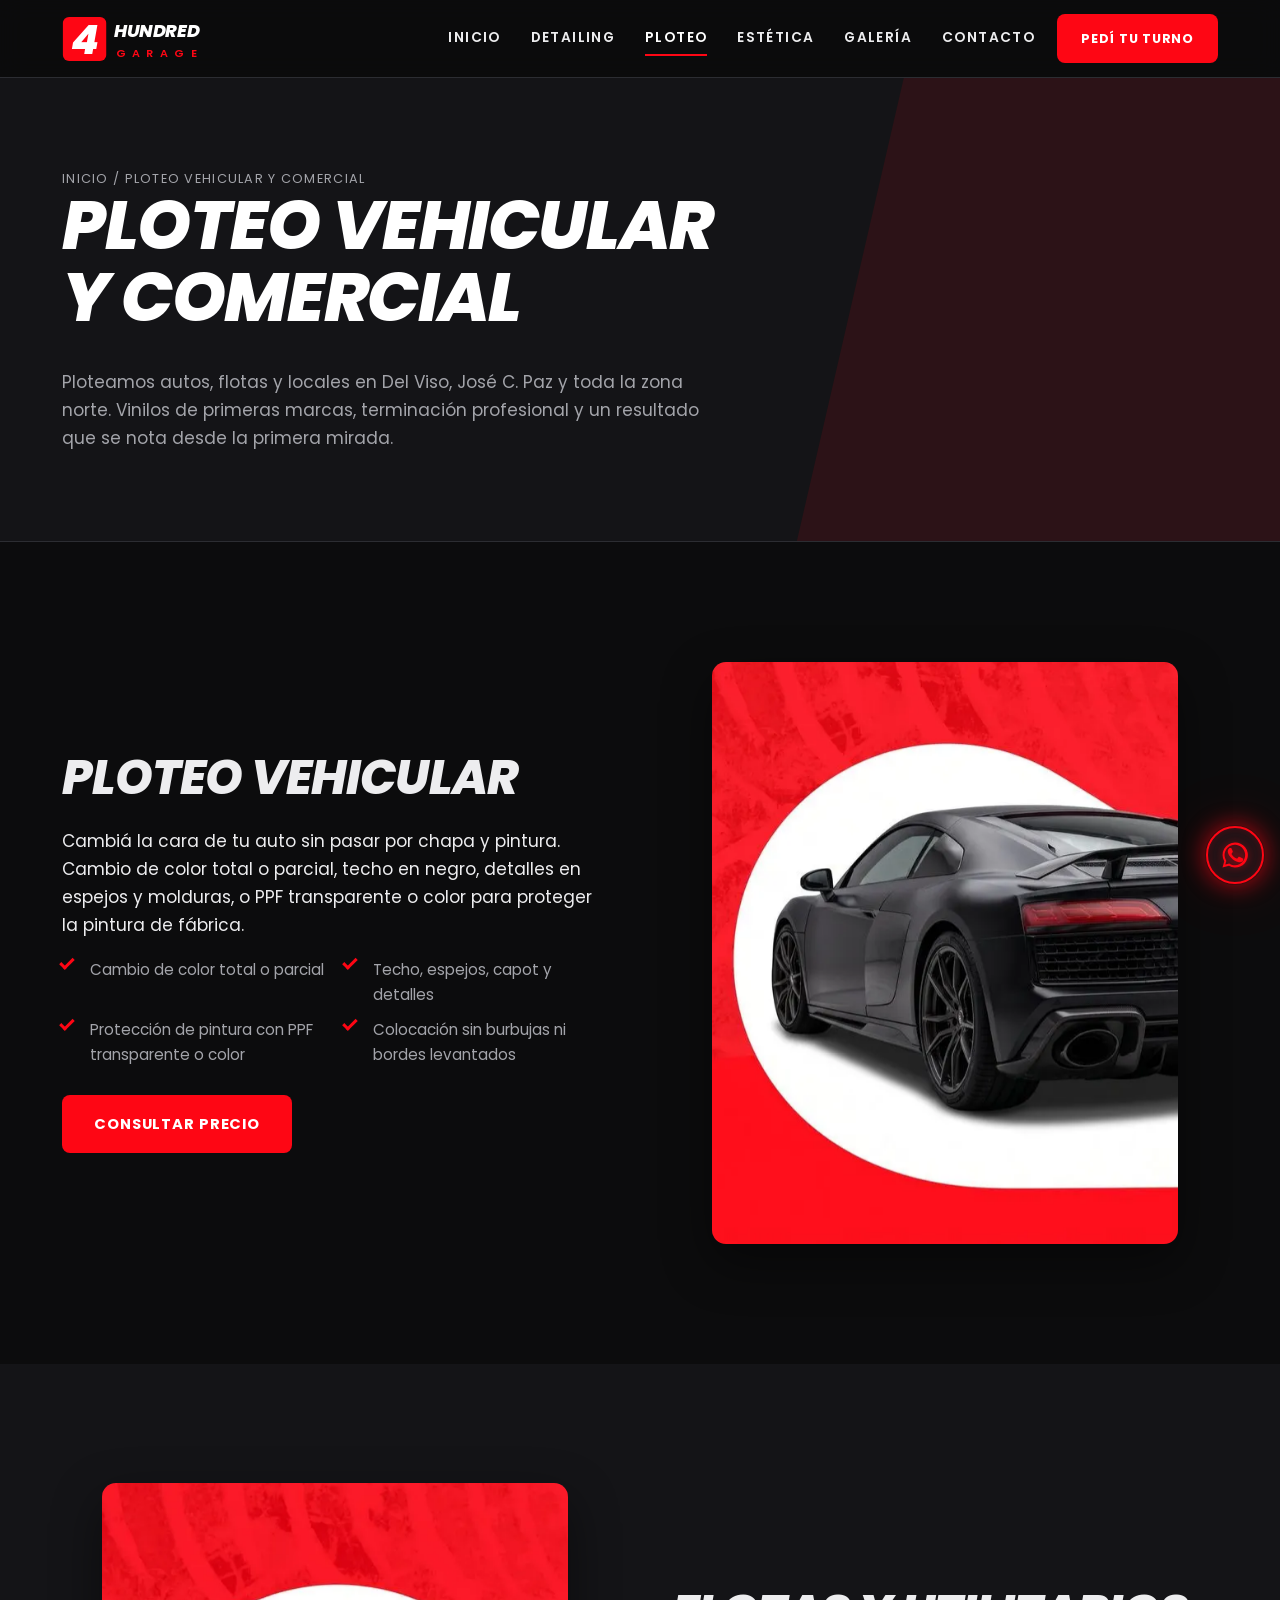
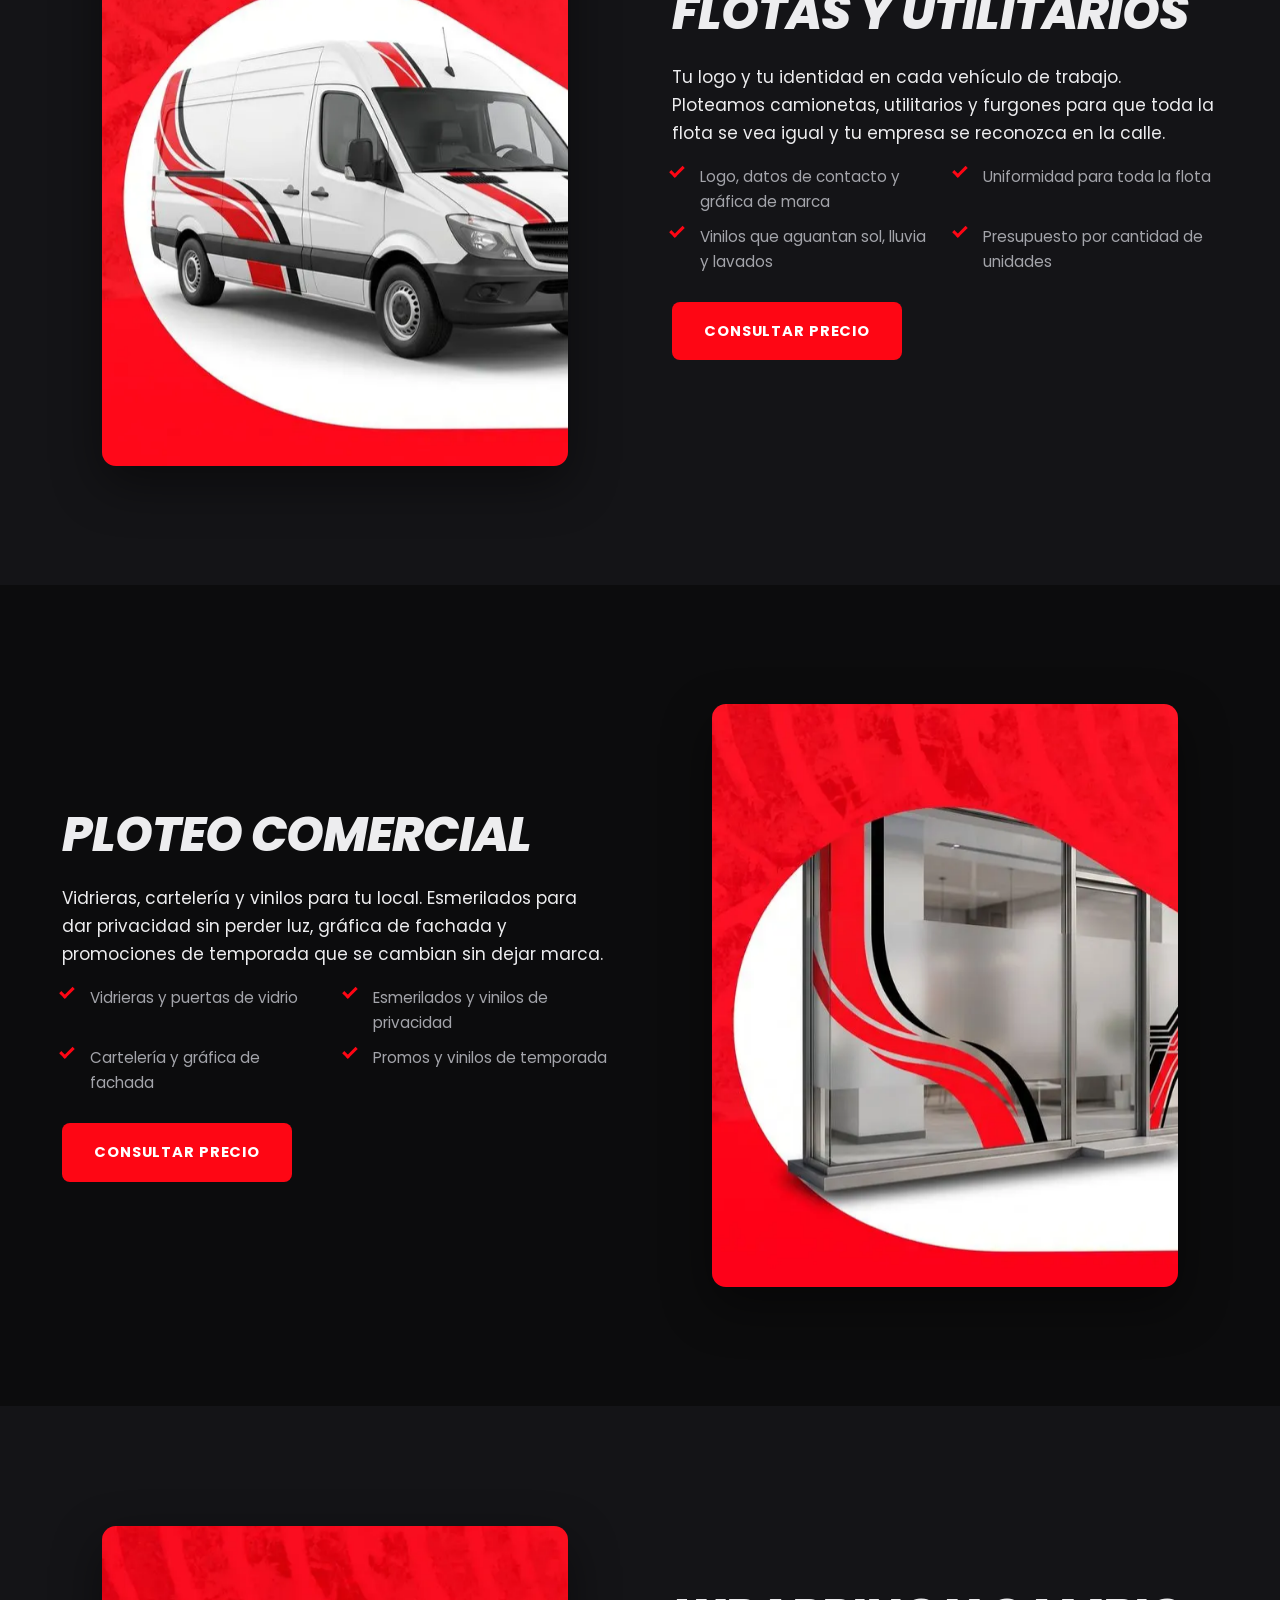
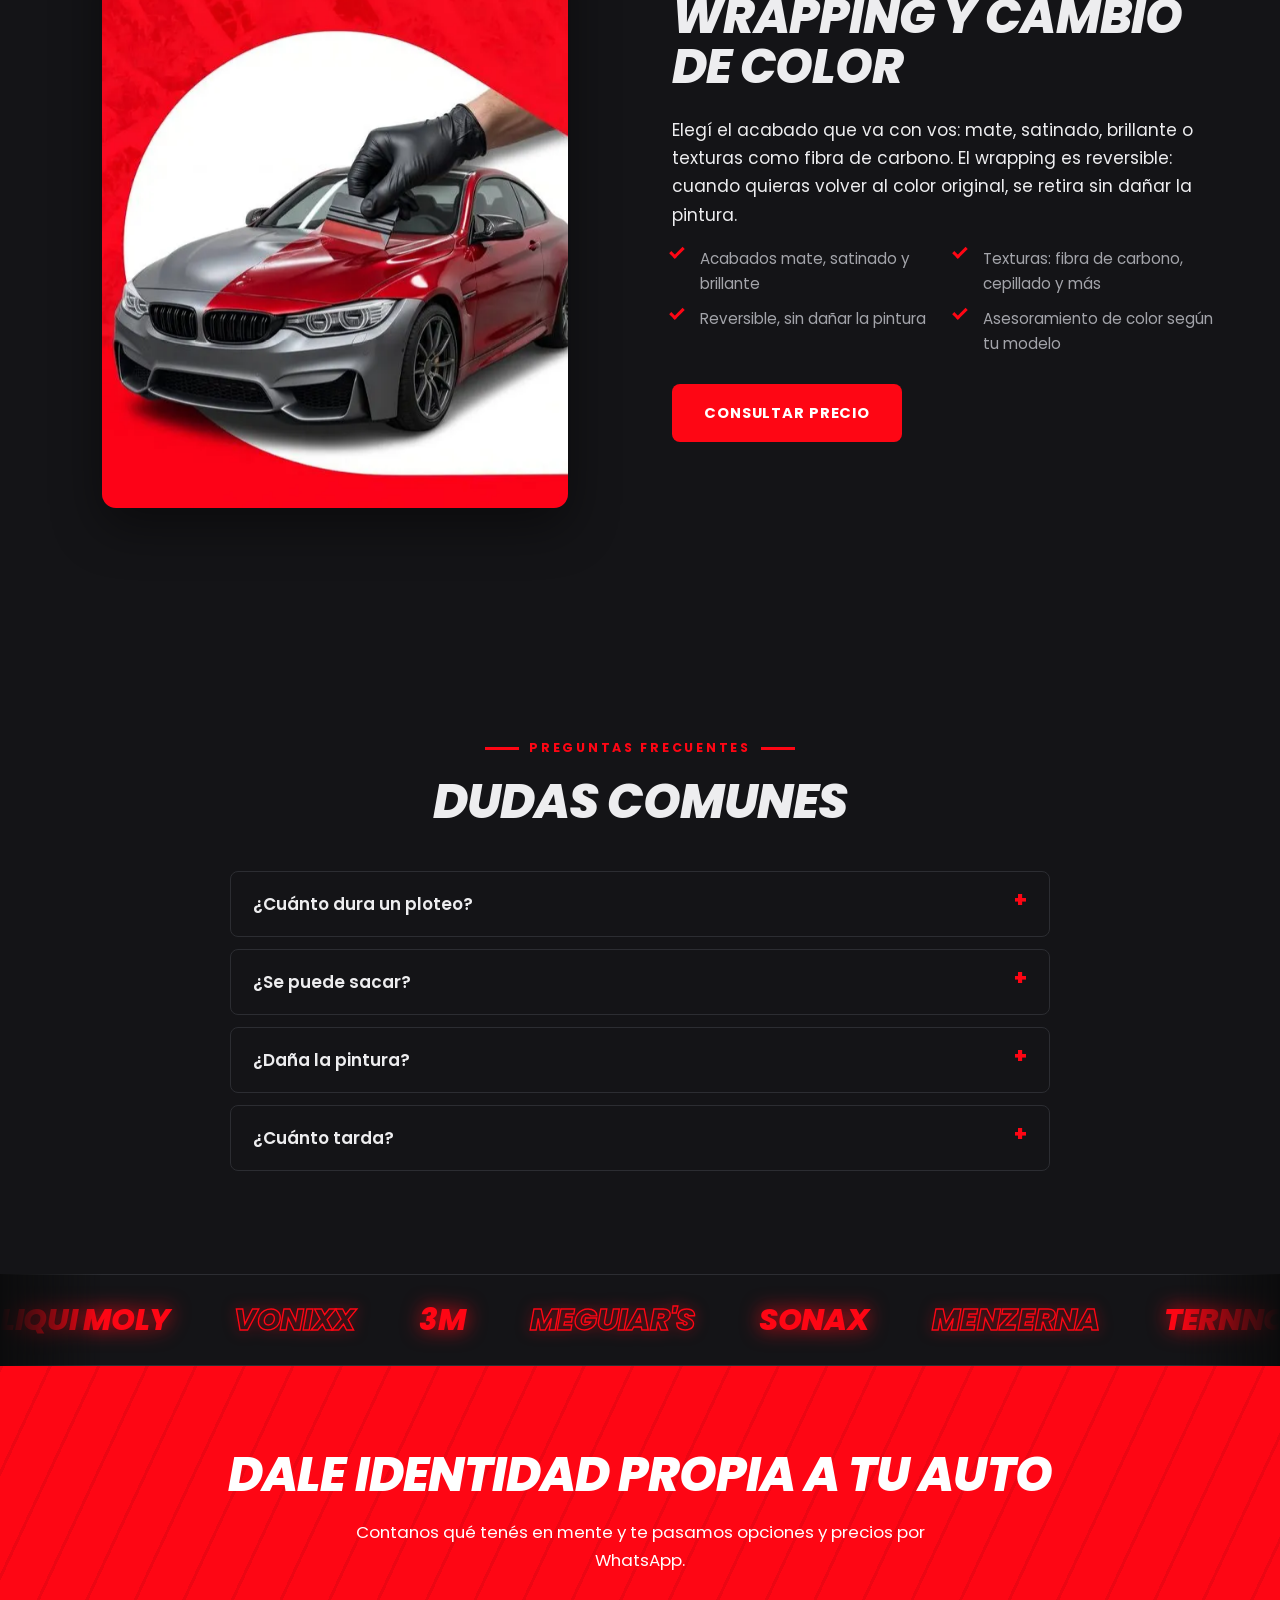
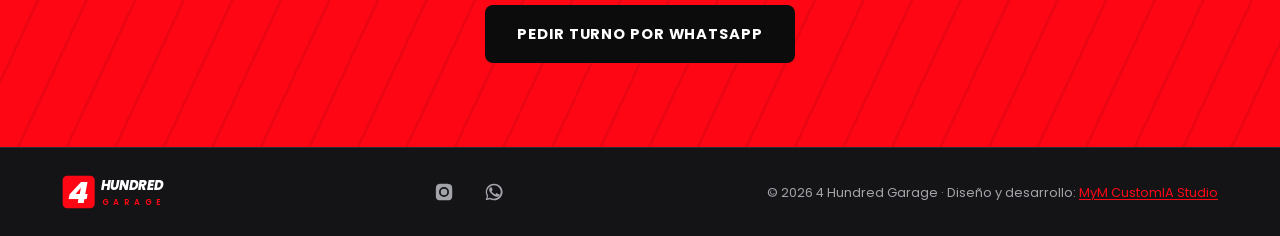
<file: ploteo.html>
<!DOCTYPE html>
<html lang="es-AR">
<head>
<meta charset="utf-8">
<meta name="viewport" content="width=device-width, initial-scale=1">
<title>Ploteo vehicular y comercial en Del Viso | 4 Hundred Garage</title>
<meta name="description" content="Ploteo de autos, flotas y locales en Del Viso, Pilar. Cambio de color, wrapping, gráfica para utilitarios, vidrieras y cartelería con vinilos de primeras marcas.">
<meta name="theme-color" content="#0C0C0D">
<link rel="canonical" href="https://www.4hundredgarage.com/ploteo">
<link rel="icon" href="/favicon.ico" sizes="48x48">
<link rel="icon" href="/assets/img/isotipo.svg" type="image/svg+xml">
<link rel="apple-touch-icon" href="/assets/img/apple-touch-icon.png">
<meta property="og:site_name" content="4 Hundred Garage">
<meta property="og:title" content="Ploteo vehicular y comercial en Del Viso | 4 Hundred Garage">
<meta property="og:description" content="Ploteo de autos, flotas y locales en Del Viso, Pilar. Cambio de color, wrapping, gráfica para utilitarios, vidrieras y cartelería con vinilos de primeras marcas.">
<meta property="og:url" content="https://www.4hundredgarage.com/ploteo">
<meta property="og:type" content="website">
<meta property="og:locale" content="es_AR">
<meta property="og:image" content="https://www.4hundredgarage.com/assets/img/og.jpg">
<meta property="og:image:width" content="1200">
<meta property="og:image:height" content="630">
<meta property="og:image:alt" content="Parrilla neón y logo de 4 Hundred Garage">
<meta name="twitter:card" content="summary_large_image">
<meta name="twitter:title" content="Ploteo vehicular y comercial en Del Viso | 4 Hundred Garage">
<meta name="twitter:description" content="Ploteo de autos, flotas y locales en Del Viso, Pilar. Cambio de color, wrapping, gráfica para utilitarios, vidrieras y cartelería con vinilos de primeras marcas.">
<meta name="twitter:image" content="https://www.4hundredgarage.com/assets/img/og.jpg">
<link rel="preload" href="assets/fonts/poppins-800i.woff2" as="font" type="font/woff2" crossorigin>
<link rel="preload" href="assets/fonts/poppins-400.woff2" as="font" type="font/woff2" crossorigin>
<link rel="stylesheet" href="assets/css/estilos.min.css?v=20260909f">

<script type="application/ld+json">{ "@context": "https://schema.org", "@type": "BreadcrumbList", "itemListElement": [ { "@type": "ListItem", "position": 1, "name": "Inicio", "item": "https://www.4hundredgarage.com/" }, { "@type": "ListItem", "position": 2, "name": "Ploteo vehicular y comercial", "item": "https://www.4hundredgarage.com/ploteo" } ] }</script>
<script type="application/ld+json">{ "@context": "https://schema.org", "@type": "Service", "name": "Ploteo vehicular y comercial", "serviceType": "Ploteo vehicular y comercial", "description": "Ploteo de autos, flotas y locales en Del Viso, Pilar. Cambio de color, wrapping, gráfica para utilitarios, vidrieras y cartelería con vinilos de primeras marcas.", "url": "https://www.4hundredgarage.com/ploteo", "provider": { "@id": "https://www.4hundredgarage.com/#negocio" }, "areaServed": "Del Viso, Pilar, José C. Paz, Tortuguitas y zona norte del GBA" }</script>
<script type="application/ld+json">{ "@context": "https://schema.org", "@type": "FAQPage", "mainEntity": [ { "@type": "Question", "name": "¿Cuánto dura un ploteo?", "acceptedAnswer": { "@type": "Answer", "text": "Con vinilos de primeras marcas y buena colocación, entre 3 y 5 años según el uso, la exposición al sol y cómo lo cuides. Te explicamos cómo lavarlo para que dure más." } }, { "@type": "Question", "name": "¿Se puede sacar?", "acceptedAnswer": { "@type": "Answer", "text": "Sí. El vinilo se retira con calor y sin dejar residuos. Lo hacemos en el taller para que la pintura quede como estaba." } }, { "@type": "Question", "name": "¿Daña la pintura?", "acceptedAnswer": { "@type": "Answer", "text": "No. Al contrario: el vinilo protege la pintura original de rayones, piedras y sol. Cuando se retira correctamente, la deja intacta." } }, { "@type": "Question", "name": "¿Cuánto tarda?", "acceptedAnswer": { "@type": "Answer", "text": "Un cambio de color completo lleva entre 3 y 5 días. Los detalles, techos o gráficas de flota se resuelven en el día o al día siguiente. Te confirmamos el plazo con el presupuesto." } } ] }</script>
</head>
<body>

<!-- ===== Header ===== -->
<header class="header">
  <div class="contenedor">
    <a class="logo" href="/" aria-label="4 Hundred Garage — Inicio">
      <svg xmlns="http://www.w3.org/2000/svg" viewBox="0 0 332 104" role="img" aria-label="4 Hundred Garage">
  <rect x="2" y="2" width="98" height="100" rx="14" fill="#FE0614"/>
  <text x="51" y="86" font-family="Poppins, Arial Black, sans-serif" font-size="92" font-weight="800" font-style="italic" fill="#FFFFFF" text-anchor="middle">4</text>
  <text x="118" y="47" font-family="Poppins, Arial Black, sans-serif" font-size="40" font-weight="800" font-style="italic" fill="currentColor" letter-spacing="-1">HUNDRED</text>
  <text x="121" y="93" font-family="Poppins, Arial, sans-serif" font-size="25" font-weight="600" fill="#FE0614" letter-spacing="14.5">GARAGE</text>
</svg>
    </a>
    <nav class="nav" id="nav">
        <a href="/">Inicio</a>
        <a href="/detailing">Detailing</a>
        <a href="/ploteo" aria-current="page">Ploteo</a>
        <a href="/estetica">Estética</a>
        <a href="/galeria">Galería</a>
        <a href="/contacto">Contacto</a>
    </nav>
    <a class="btn btn--rojo" href="https://wa.me/5491159123836?text=Hola%204%20Hundred%20Garage%2C%20quiero%20pedir%20un%20turno" target="_blank" rel="noopener">Pedí tu turno</a>
    <button class="burger" aria-label="Abrir menú" aria-expanded="false" aria-controls="nav">
      <span></span><span></span><span></span>
    </button>
  </div>
  <div class="progreso" aria-hidden="true"></div>
</header>

<!-- ▼ CONFIRMAR CON CLIENTE: título y bajada del hero -->
<section class="hero-int">
  <div class="contenedor">
    <p class="miga"><a href="/">Inicio</a> / Ploteo vehicular y comercial</p>
    <h1>Ploteo vehicular<br>y comercial</h1>
    <p>Ploteamos autos, flotas y locales en Del Viso, José C. Paz y toda la zona norte. Vinilos de primeras marcas, terminación profesional y un resultado que se nota desde la primera mirada.</p>
  </div>
</section>

<!-- ▼ CONFIRMAR CON CLIENTE: bloque 1 — Ploteo vehicular -->
<section class="seccion" id="vehicular">
  <div class="contenedor partido aparece">
    <div class="partido-txt">
      <h2>Ploteo vehicular</h2>
      <p>Cambiá la cara de tu auto sin pasar por chapa y pintura. Cambio de color total o parcial, techo en negro, detalles en espejos y molduras, o PPF transparente o color para proteger la pintura de fábrica.</p>
      <ul class="lista-check">
        <li>Cambio de color total o parcial</li>
        <li>Techo, espejos, capot y detalles</li>
        <li>Protección de pintura con PPF transparente o color</li>
        <li>Colocación sin burbujas ni bordes levantados</li>
      </ul>
      <a class="btn btn--rojo" href="https://wa.me/5491159123836?text=Hola%204%20Hundred%20Garage%2C%20quiero%20consultar%20por%20ploteo" target="_blank" rel="noopener">Consultar precio</a>
    </div>
    <figure class="partido-img"><picture><source type="image/webp" srcset="assets/img/ploteo-vehicular-600.webp 600w, assets/img/ploteo-vehicular.webp 1200w" sizes="(max-width:980px) 92vw, 45vw"><img src="assets/img/ploteo-vehicular.jpg" srcset="assets/img/ploteo-vehicular-600.jpg 600w, assets/img/ploteo-vehicular.jpg 1200w" sizes="(max-width:980px) 92vw, 45vw" width="1200" height="1500" alt="Auto deportivo negro mate ploteado completo" fetchpriority="high"></picture></figure>
  </div>
</section>

<!-- ▼ CONFIRMAR CON CLIENTE: bloque 2 — Flotas y utilitarios -->
<section class="seccion seccion--alt" id="flotas">
  <div class="contenedor partido partido--inv aparece">
    <div class="partido-txt">
      <h2>Flotas y utilitarios</h2>
      <p>Tu logo y tu identidad en cada vehículo de trabajo. Ploteamos camionetas, utilitarios y furgones para que toda la flota se vea igual y tu empresa se reconozca en la calle.</p>
      <ul class="lista-check">
        <li>Logo, datos de contacto y gráfica de marca</li>
        <li>Uniformidad para toda la flota</li>
        <li>Vinilos que aguantan sol, lluvia y lavados</li>
        <li>Presupuesto por cantidad de unidades</li>
      </ul>
      <a class="btn btn--rojo" href="https://wa.me/5491159123836?text=Hola%204%20Hundred%20Garage%2C%20quiero%20consultar%20por%20ploteo%20de%20flota" target="_blank" rel="noopener">Consultar precio</a>
    </div>
    <figure class="partido-img"><picture><source type="image/webp" srcset="assets/img/ploteo-flotas-600.webp 600w, assets/img/ploteo-flotas.webp 1200w" sizes="(max-width:980px) 92vw, 45vw"><img src="assets/img/ploteo-flotas.jpg" srcset="assets/img/ploteo-flotas-600.jpg 600w, assets/img/ploteo-flotas.jpg 1200w" sizes="(max-width:980px) 92vw, 45vw" width="1200" height="1500" alt="Furgón utilitario blanco con gráfica corporativa roja y negra" loading="lazy"></picture></figure>
  </div>
</section>

<!-- ▼ CONFIRMAR CON CLIENTE: bloque 3 — Ploteo comercial -->
<section class="seccion" id="comercial">
  <div class="contenedor partido aparece">
    <div class="partido-txt">
      <h2>Ploteo comercial</h2>
      <p>Vidrieras, cartelería y vinilos para tu local. Esmerilados para dar privacidad sin perder luz, gráfica de fachada y promociones de temporada que se cambian sin dejar marca.</p>
      <ul class="lista-check">
        <li>Vidrieras y puertas de vidrio</li>
        <li>Esmerilados y vinilos de privacidad</li>
        <li>Cartelería y gráfica de fachada</li>
        <li>Promos y vinilos de temporada</li>
      </ul>
      <a class="btn btn--rojo" href="https://wa.me/5491159123836?text=Hola%204%20Hundred%20Garage%2C%20quiero%20consultar%20por%20ploteo%20comercial" target="_blank" rel="noopener">Consultar precio</a>
    </div>
    <figure class="partido-img"><picture><source type="image/webp" srcset="assets/img/ploteo-comercial-600.webp 600w, assets/img/ploteo-comercial.webp 1200w" sizes="(max-width:980px) 92vw, 45vw"><img src="assets/img/ploteo-comercial.jpg" srcset="assets/img/ploteo-comercial-600.jpg 600w, assets/img/ploteo-comercial.jpg 1200w" sizes="(max-width:980px) 92vw, 45vw" width="1200" height="1500" alt="Vidriera de local con vinilos esmerilados y franjas rojas y negras" loading="lazy"></picture></figure>
  </div>
</section>

<!-- ▼ CONFIRMAR CON CLIENTE: bloque 4 — Wrapping y cambio de color -->
<section class="seccion seccion--alt" id="wrapping">
  <div class="contenedor partido partido--inv aparece">
    <div class="partido-txt">
      <h2>Wrapping y cambio de color</h2>
      <p>Elegí el acabado que va con vos: mate, satinado, brillante o texturas como fibra de carbono. El wrapping es reversible: cuando quieras volver al color original, se retira sin dañar la pintura.</p>
      <ul class="lista-check">
        <li>Acabados mate, satinado y brillante</li>
        <li>Texturas: fibra de carbono, cepillado y más</li>
        <li>Reversible, sin dañar la pintura</li>
        <li>Asesoramiento de color según tu modelo</li>
      </ul>
      <a class="btn btn--rojo" href="https://wa.me/5491159123836?text=Hola%204%20Hundred%20Garage%2C%20quiero%20consultar%20por%20wrapping" target="_blank" rel="noopener">Consultar precio</a>
    </div>
    <figure class="partido-img"><picture><source type="image/webp" srcset="assets/img/ploteo-wrapping-600.webp 600w, assets/img/ploteo-wrapping.webp 1200w" sizes="(max-width:980px) 92vw, 45vw"><img src="assets/img/ploteo-wrapping.jpg" srcset="assets/img/ploteo-wrapping-600.jpg 600w, assets/img/ploteo-wrapping.jpg 1200w" sizes="(max-width:980px) 92vw, 45vw" width="1200" height="1500" alt="Cambio de color con vinilo: mano con guante aplicando vinilo rojo sobre carrocería gris" loading="lazy"></picture></figure>
  </div>
</section>

<!-- ▼ CONFIRMAR CON CLIENTE: preguntas frecuentes (duración, retiro, pintura, tiempos) -->
<section class="seccion seccion--alt">
  <div class="contenedor">
    <div class="centrado aparece"><span class="etiqueta">Preguntas frecuentes</span><h2>Dudas comunes</h2></div>
    <div class="faq aparece">
    <details><summary>¿Cuánto dura un ploteo?</summary><p>Con vinilos de primeras marcas y buena colocación, entre 3 y 5 años según el uso, la exposición al sol y cómo lo cuides. Te explicamos cómo lavarlo para que dure más.</p></details>
    <details><summary>¿Se puede sacar?</summary><p>Sí. El vinilo se retira con calor y sin dejar residuos. Lo hacemos en el taller para que la pintura quede como estaba.</p></details>
    <details><summary>¿Daña la pintura?</summary><p>No. Al contrario: el vinilo protege la pintura original de rayones, piedras y sol. Cuando se retira correctamente, la deja intacta.</p></details>
    <details><summary>¿Cuánto tarda?</summary><p>Un cambio de color completo lleva entre 3 y 5 días. Los detalles, techos o gráficas de flota se resuelven en el día o al día siguiente. Te confirmamos el plazo con el presupuesto.</p></details>
    </div>
  </div>
</section>

<div class="marquesina marquesina--neon marquesina--logos" aria-hidden="true">
  <div class="marquesina-pista"><span class="marca"><b>Liqui Moly</b></span><span class="marca"><b>Vonixx</b></span><span class="marca"><b>3M</b></span><span class="marca"><b>Meguiar's</b></span><span class="marca"><b>Sonax</b></span><span class="marca"><b>Menzerna</b></span><span class="marca"><b>Ternnova</b></span><span class="marca"><b>Turtle Wax</b></span><span class="marca"><b>Carbins</b></span><span class="marca"><b>Liqui Moly</b></span><span class="marca"><b>Vonixx</b></span><span class="marca"><b>3M</b></span><span class="marca"><b>Meguiar's</b></span><span class="marca"><b>Sonax</b></span><span class="marca"><b>Menzerna</b></span><span class="marca"><b>Ternnova</b></span><span class="marca"><b>Turtle Wax</b></span><span class="marca"><b>Carbins</b></span></div>
</div>

<section class="cta">
  <div class="contenedor">
    <h2>Dale identidad propia a tu auto</h2>
    <p>Contanos qué tenés en mente y te pasamos opciones y precios por WhatsApp.</p>
    <a class="btn btn--negro" href="https://wa.me/5491159123836?text=Hola%204%20Hundred%20Garage%2C%20quiero%20pedir%20un%20turno" target="_blank" rel="noopener">Pedir turno por WhatsApp</a>
  </div>
</section>

<!-- ===== Footer ===== -->
<footer class="footer">
  <div class="contenedor footer-fila">
    <a class="logo" href="/" aria-label="4 Hundred Garage — Inicio"><svg xmlns="http://www.w3.org/2000/svg" viewBox="0 0 332 104" role="img" aria-label="4 Hundred Garage">
  <rect x="2" y="2" width="98" height="100" rx="14" fill="#FE0614"/>
  <text x="51" y="86" font-family="Poppins, Arial Black, sans-serif" font-size="92" font-weight="800" font-style="italic" fill="#FFFFFF" text-anchor="middle">4</text>
  <text x="118" y="47" font-family="Poppins, Arial Black, sans-serif" font-size="40" font-weight="800" font-style="italic" fill="currentColor" letter-spacing="-1">HUNDRED</text>
  <text x="121" y="93" font-family="Poppins, Arial, sans-serif" font-size="25" font-weight="600" fill="#FE0614" letter-spacing="14.5">GARAGE</text>
</svg></a>
    <div class="footer-redes">
      <a href="https://www.instagram.com/4hundredgarage/" target="_blank" rel="noopener" aria-label="Instagram de 4 Hundred Garage"><svg viewBox="0 0 24 24" aria-hidden="true"><path d="M12 2.2c3.2 0 3.6 0 4.9.1 1.2.1 1.8.2 2.2.4.6.2 1 .5 1.4.9.4.4.7.8.9 1.4.2.4.3 1 .4 2.2.1 1.3.1 1.7.1 4.9s0 3.6-.1 4.9c-.1 1.2-.2 1.8-.4 2.2-.2.6-.5 1-.9 1.4-.4.4-.8.7-1.4.9-.4.2-1 .3-2.2.4-1.3.1-1.7.1-4.9.1s-3.6 0-4.9-.1c-1.2-.1-1.8-.2-2.2-.4-.6-.2-1-.5-1.4-.9-.4-.4-.7-.8-.9-1.4-.2-.4-.3-1-.4-2.2C2.2 15.6 2.2 15.2 2.2 12s0-3.6.1-4.9c.1-1.2.2-1.8.4-2.2.2-.6.5-1 .9-1.4.4-.4.8-.7 1.4-.9.4-.2 1-.3 2.2-.4 1.3-.1 1.7-.1 4.8-.1zm0 3.8a6 6 0 1 0 0 12 6 6 0 0 0 0-12zm0 9.9a3.9 3.9 0 1 1 0-7.8 3.9 3.9 0 0 1 0 7.8zm7.6-10.1a1.4 1.4 0 1 1-2.8 0 1.4 1.4 0 0 1 2.8 0z"/></svg></a>
      <a href="https://wa.me/5491159123836?text=Hola%204%20Hundred%20Garage%2C%20quiero%20pedir%20un%20turno" target="_blank" rel="noopener" aria-label="WhatsApp de 4 Hundred Garage"><svg viewBox="0 0 24 24" aria-hidden="true"><path d="M17.5 14.4c-.3-.2-1.8-.9-2-1-.3-.1-.5-.2-.7.1s-.8 1-.9 1.2c-.2.2-.3.2-.6.1a8 8 0 0 1-2.4-1.5 9 9 0 0 1-1.6-2c-.2-.3 0-.5.1-.6l.5-.6.3-.5v-.5l-.9-2.2c-.3-.6-.5-.5-.7-.5h-.6c-.2 0-.5.1-.8.4-.3.3-1 1-1 2.5s1.1 2.9 1.2 3.1c.2.2 2.2 3.3 5.3 4.6.7.3 1.3.5 1.8.6.7.2 1.4.2 1.9.1.6-.1 1.8-.7 2-1.4.3-.7.3-1.3.2-1.4l-.6-.3zM12 2a10 10 0 0 0-8.6 15L2 22l5.2-1.4A10 10 0 1 0 12 2zm0 18.2c-1.5 0-3-.4-4.3-1.2l-.3-.2-3.1.8.8-3-.2-.3A8.2 8.2 0 1 1 12 20.2z"/></svg></a>
    </div>
    <p class="footer-legal"><span>© <span id="anio">2026</span> 4 Hundred Garage</span><span class="footer-sep"> · </span><span>Diseño y desarrollo: <a href="https://mymcustomiastudio.com/" target="_blank" rel="noopener">MyM CustomIA Studio</a></span></p>
  </div>
</footer>

<a class="wa" href="https://wa.me/5491159123836?text=Hola%204%20Hundred%20Garage%2C%20quiero%20pedir%20un%20turno" target="_blank" rel="noopener" aria-label="Escribinos por WhatsApp"><svg viewBox="0 0 24 24"><path d="M17.5 14.4c-.3-.2-1.8-.9-2-1-.3-.1-.5-.2-.7.1s-.8 1-.9 1.2c-.2.2-.3.2-.6.1a8 8 0 0 1-2.4-1.5 9 9 0 0 1-1.6-2c-.2-.3 0-.5.1-.6l.5-.6.3-.5v-.5l-.9-2.2c-.3-.6-.5-.5-.7-.5h-.6c-.2 0-.5.1-.8.4-.3.3-1 1-1 2.5s1.1 2.9 1.2 3.1c.2.2 2.2 3.3 5.3 4.6.7.3 1.3.5 1.8.6.7.2 1.4.2 1.9.1.6-.1 1.8-.7 2-1.4.3-.7.3-1.3.2-1.4l-.6-.3zM12 2a10 10 0 0 0-8.6 15L2 22l5.2-1.4A10 10 0 1 0 12 2zm0 18.2c-1.5 0-3-.4-4.3-1.2l-.3-.2-3.1.8.8-3-.2-.3A8.2 8.2 0 1 1 12 20.2z"/></svg></a>

<script src="assets/js/main.js?v=20260926b" defer></script>
<!-- Cloudflare Web Analytics --><script defer src="https://static.cloudflareinsights.com/beacon.min.js" data-cf-beacon='{"token": "af971c81d29f4138916e23c4c1736f47"}'></script><!-- End Cloudflare Web Analytics -->
</body>
</html>
</file>
<file: assets/css/estilos.min.css>
@font-face{font-family:"Poppins";font-style:normal;font-weight:400;font-display:swap;src:url("../fonts/poppins-400.woff2") format("woff2");unicode-range:U+0000-00FF,U+0131,U+0152-0153,U+02BB-02BC,U+02C6,U+02DA,U+02DC,U+0304,U+0308,U+0329,U+2000-206F,U+20AC,U+2122,U+2191,U+2193,U+2212,U+2215,U+FEFF,U+FFFD}@font-face{font-family:"Poppins";font-style:normal;font-weight:600;font-display:swap;src:url("../fonts/poppins-600.woff2") format("woff2");unicode-range:U+0000-00FF,U+0131,U+0152-0153,U+02BB-02BC,U+02C6,U+02DA,U+02DC,U+0304,U+0308,U+0329,U+2000-206F,U+20AC,U+2122,U+2191,U+2193,U+2212,U+2215,U+FEFF,U+FFFD}@font-face{font-family:"Poppins";font-style:normal;font-weight:700;font-display:swap;src:url("../fonts/poppins-700.woff2") format("woff2");unicode-range:U+0000-00FF,U+0131,U+0152-0153,U+02BB-02BC,U+02C6,U+02DA,U+02DC,U+0304,U+0308,U+0329,U+2000-206F,U+20AC,U+2122,U+2191,U+2193,U+2212,U+2215,U+FEFF,U+FFFD}@font-face{font-family:"Poppins";font-style:normal;font-weight:800;font-display:swap;src:url("../fonts/poppins-800.woff2") format("woff2");unicode-range:U+0000-00FF,U+0131,U+0152-0153,U+02BB-02BC,U+02C6,U+02DA,U+02DC,U+0304,U+0308,U+0329,U+2000-206F,U+20AC,U+2122,U+2191,U+2193,U+2212,U+2215,U+FEFF,U+FFFD}@font-face{font-family:"Poppins";font-style:italic;font-weight:600;font-display:swap;src:url("../fonts/poppins-600i.woff2") format("woff2");unicode-range:U+0000-00FF,U+0131,U+0152-0153,U+02BB-02BC,U+02C6,U+02DA,U+02DC,U+0304,U+0308,U+0329,U+2000-206F,U+20AC,U+2122,U+2191,U+2193,U+2212,U+2215,U+FEFF,U+FFFD}@font-face{font-family:"Poppins";font-style:italic;font-weight:800;font-display:swap;src:url("../fonts/poppins-800i.woff2") format("woff2");unicode-range:U+0000-00FF,U+0131,U+0152-0153,U+02BB-02BC,U+02C6,U+02DA,U+02DC,U+0304,U+0308,U+0329,U+2000-206F,U+20AC,U+2122,U+2191,U+2193,U+2212,U+2215,U+FEFF,U+FFFD}:root{--alto-header:75px;--rojo:#FE0614;--rojo-osc:#C20510;--amarillo:#FFD100;--negro:#0C0C0D;--negro-2:#141417;--gris:#1E1F23;--gris-linea:#2C2D32;--texto:#EDEDEF;--texto-sec:#A3A4AA;--blanco:#FFFFFF;--font-titulo:'Poppins','Segoe UI',Arial,sans-serif;--font-texto:'Poppins','Segoe UI',Arial,sans-serif;--ancho:1200px;--radio:14px;--radio-sm:8px;--sombra:0 18px 50px rgba(0,0,0,.45);--trans:.25s ease}*,*::before,*::after{box-sizing:border-box}html{scroll-behavior:smooth;overflow-x:clip}body{margin:0;background:var(--negro);color:var(--texto);font-family:var(--font-texto);font-size:17px;line-height:1.65;-webkit-font-smoothing:antialiased;overflow-x:clip}img{max-width:100%;display:block}a{color:inherit;text-decoration:none}h1,h2,h3,h4{font-family:var(--font-titulo);font-weight:800;font-style:italic;line-height:1.05;letter-spacing:-.02em;margin:0 0 .5em}h1{font-size:clamp(2.4rem,6vw,4.3rem);text-transform:uppercase}h2{font-size:clamp(1.9rem,4.2vw,3rem);text-transform:uppercase}h3{font-size:1.25rem;font-style:normal;text-transform:uppercase}p{margin:0 0 1em}.contenedor{width:100%;max-width:var(--ancho);margin:0 auto;padding:0 22px}.seccion{padding:clamp(56px,8vw,110px) 0}[id]{scroll-margin-top:calc(var(--alto-header,75px) + 16px)}.seccion--alt{background:var(--negro-2)}.sep-34{margin-top:34px}.sep-44{margin-top:44px}.sep-46{margin-top:46px}.sep-52{margin-top:52px}.texto-sec{color:var(--texto-sec)}.oculto-visual{position:absolute;left:-9999px}.nota-form{font-size:.82rem;color:var(--texto-sec);margin:0}.seccion--chica{padding:clamp(28px,4vw,48px) 0}.enlace-nota{margin:0;font-size:1.1rem}.enlace-nota a{color:var(--rojo);font-weight:700;transition:var(--trans)}.enlace-nota a:hover{text-decoration:underline}.centrado{text-align:center}.rojo{color:var(--rojo)}.amarillo{color:var(--amarillo)}.etiqueta{display:inline-flex;align-items:center;gap:10px;font-size:.78rem;font-weight:700;letter-spacing:.22em;text-transform:uppercase;color:var(--rojo);margin-bottom:18px}.etiqueta::before{content:"";width:34px;height:3px;background:var(--rojo)}.centrado .etiqueta::after{content:"";width:34px;height:3px;background:var(--rojo)}.btn{display:inline-flex;align-items:center;justify-content:center;gap:9px;padding:15px 30px;font-family:var(--font-titulo);font-weight:700;font-size:.92rem;letter-spacing:.06em;text-transform:uppercase;border:2px solid transparent;border-radius:var(--radio-sm);cursor:pointer;transition:var(--trans)}.btn svg{width:20px;height:20px;fill:currentColor;flex:none}.btn--rojo{background:var(--rojo);color:#fff}.btn--rojo:hover{background:#fff;color:var(--negro)}.seccion p a:not(.btn),.footer-legal a,.datos-lista a,.enlace-nota a,.faq p a,.nota-form a{text-decoration:underline;text-underline-offset:.16em;text-decoration-thickness:1px}.btn--linea{border-color:rgba(255,255,255,.35);color:#fff}.btn--linea:hover{border-color:var(--rojo);background:var(--rojo)}.btn--negro{background:var(--negro);color:#fff}.btn--negro:hover{background:#fff;color:var(--negro)}.btn--bloque{width:100%}.topbar{background:var(--negro-2);border-bottom:1px solid var(--gris-linea);font-size:.82rem}.topbar .contenedor{display:flex;flex-wrap:wrap;gap:8px 26px;align-items:center;justify-content:space-between;padding-top:9px;padding-bottom:9px}.topbar-datos{display:flex;flex-wrap:wrap;gap:8px 26px;color:var(--texto-sec)}.topbar-datos span{display:inline-flex;align-items:center;gap:7px}.topbar-datos svg{width:15px;height:15px;fill:var(--rojo);flex:none}.topbar a:hover{color:var(--rojo)}.header{position:sticky;top:0;z-index:60;isolation:isolate;backdrop-filter:blur(12px);border-bottom:1px solid var(--gris-linea)}.header::before{content:"";position:absolute;inset:0;z-index:-1;background:var(--negro);opacity:.92;transition:opacity .25s ease}.header--scrolled::before{opacity:.72}.header--scrolled{border-bottom-color:rgba(255,255,255,.06)}.header .contenedor{display:flex;align-items:center;gap:22px;padding-top:14px;padding-bottom:14px}.logo{display:flex;align-items:center;flex:none;color:#fff}.logo svg,.logo img{height:46px;width:auto}.nav{margin-left:auto;display:flex;align-items:center;gap:30px}.nav a{font-size:.86rem;font-weight:600;letter-spacing:.1em;text-transform:uppercase;color:var(--texto);position:relative;padding:6px 0;transition:var(--trans)}.nav a::after{content:"";position:absolute;left:0;bottom:0;width:0;height:2px;background:var(--rojo);transition:var(--trans)}.nav a:hover,.nav a[aria-current="page"]{color:#fff}.nav a:hover::after,.nav a[aria-current="page"]::after{width:100%}.header .btn{padding:12px 22px;font-size:.8rem}.burger{display:none;background:none;border:0;padding:8px;cursor:pointer}.burger span{display:block;width:26px;height:2px;background:#fff;margin:5px 0;transition:var(--trans)}.burger[aria-expanded="true"] span:nth-child(1){transform:translateY(7px) rotate(45deg)}.burger[aria-expanded="true"] span:nth-child(2){opacity:0}.burger[aria-expanded="true"] span:nth-child(3){transform:translateY(-7px) rotate(-45deg)}.hero{position:relative;overflow:hidden;background:var(--negro);padding:clamp(60px,9vw,120px) 0 clamp(60px,8vw,100px)}.hero::before{content:"";position:absolute;inset:0;background:radial-gradient(900px 420px at 88% 12%,rgba(254,6,20,.20),transparent 65%),repeating-linear-gradient(115deg,rgba(255,255,255,.028) 0 2px,transparent 2px 42px)}.hero-cinta{position:absolute;top:-12%;right:-16%;width:58%;height:135%;background:var(--rojo);transform:skewX(-13deg);opacity:.12}.hero .contenedor{position:relative;display:grid;grid-template-columns:1.15fr .85fr;gap:clamp(30px,5vw,70px);align-items:center}.hero-kicker{display:inline-flex;align-items:center;gap:10px;background:rgba(254,6,20,.12);border:1px solid rgba(254,6,20,.4);color:#fff;border-radius:100px;padding:7px 16px;font-size:.76rem;font-weight:700;letter-spacing:.16em;text-transform:uppercase;margin-bottom:22px}.hero h1{margin-bottom:.35em}.hero h1 em{font-style:italic;color:var(--rojo)}.hero-bajada{font-size:1.12rem;color:var(--texto-sec);max-width:52ch;margin-bottom:32px}.hero-acciones{display:flex;flex-wrap:wrap;gap:14px;margin-bottom:34px}.hero-datos{display:flex;flex-wrap:wrap;gap:14px 34px;border-top:1px solid var(--gris-linea);padding-top:22px}.hero-datos div strong{display:block;font-family:var(--font-titulo);font-size:1.5rem;font-weight:800;font-style:italic;color:#fff;line-height:1}.hero-datos div span{font-size:.8rem;color:var(--texto-sec);letter-spacing:.06em;text-transform:uppercase}.hero-figura{position:relative}.hero-figura img{border-radius:var(--radio);box-shadow:var(--sombra);width:100%}.hero-figura::after{content:"";position:absolute;left:-16px;bottom:-16px;width:110px;height:110px;background-image:conic-gradient(var(--rojo) 25%,transparent 0 50%,var(--rojo) 0 75%,transparent 0);background-size:22px 22px;opacity:.85;z-index:-1}.estrellas{color:var(--amarillo);letter-spacing:2px}.hero--video{padding:clamp(40px,4vw,56px) 0 clamp(120px,13vw,180px)}.hero-fondo{position:absolute;inset:0;z-index:0;clip-path:polygon(0 0,100% 0,100% 82%,0 100%)}.hero-fondo video{width:100%;height:100%;object-fit:cover;filter:saturate(.85) contrast(1.05) brightness(.9)}.hero-fondo::after{content:"";position:absolute;inset:0;background:radial-gradient(120% 90% at 50% 40%,rgba(12,12,13,.30),rgba(12,12,13,.78) 78%),linear-gradient(to bottom,rgba(12,12,13,.72),rgba(12,12,13,.18) 34%,rgba(12,12,13,.30) 62%,rgba(12,12,13,.94))}.hero--video::before{display:none}.hero--video .hero-cinta{display:none}.hero-centro{position:relative;z-index:2;display:flex;flex-direction:column;align-items:center;text-align:center}.hero--video.hero .contenedor{display:flex}.hero-nombre{margin:0 0 .08em;text-transform:uppercase;line-height:.94;font-size:clamp(3rem,8vw,6.1rem);letter-spacing:-.03em}.hero-nombre .linea{display:block}.hero-nombre .mask{display:inline-block;overflow:hidden;vertical-align:bottom;padding:.06em .02em .02em}.hero-nombre .cuatro,.hero-nombre .palabra{display:inline-block;transform:translateY(115%);animation:hero-subir .9s cubic-bezier(.16,1,.3,1) forwards}.hero-nombre .cuatro{background:var(--rojo);color:#fff;font-style:italic;padding:.02em .18em .06em;margin-right:.18em;border-radius:.08em;box-shadow:0 14px 44px rgba(254,6,20,.45);animation-delay:1.3s}.hero-nombre .p2{animation-delay:1.45s;color:#fff;text-shadow:0 6px 30px rgba(0,0,0,.6)}.hero-nombre .p3{animation-delay:1.6s;color:transparent;-webkit-text-stroke:2px #fff;letter-spacing:.08em;font-size:.82em}@keyframes hero-subir{to{transform:none}}.hero--video .hero-kicker{background:rgba(12,12,13,.55);backdrop-filter:blur(6px)}.hero--video .hero-bajada{margin-left:auto;margin-right:auto;margin-bottom:20px;max-width:60ch;text-shadow:0 2px 14px rgba(0,0,0,.7)}.hero--video .hero-acciones{justify-content:center}.hero--video .hero-datos{justify-content:center;border-top-color:rgba(255,255,255,.22)}.gauge--hero{position:absolute;left:auto;right:clamp(16px,4vw,56px);bottom:clamp(56px,7vw,90px);z-index:3}@media (max-width:980px){.gauge--hero{display:none}.hero-fondo{clip-path:polygon(0 0,100% 0,100% 90%,0 100%)}}.hero-marca{display:inline-flex;flex-direction:column;align-items:stretch}.hero--video .hero-marca{margin-bottom:16px}.hero-sub{align-self:stretch;text-align:center;margin-top:10px;padding:12px 20px;border:1px solid rgba(254,6,20,.65);border-radius:100px;font-family:var(--font-titulo);font-weight:600;font-size:clamp(.78rem,1.7vw,1.05rem);letter-spacing:.34em;text-transform:uppercase;color:#fff;text-shadow:0 0 10px rgba(254,6,20,.9),0 0 26px rgba(254,6,20,.5);box-shadow:0 0 22px rgba(254,6,20,.35),inset 0 0 16px rgba(254,6,20,.16);background:rgba(12,12,13,.5);backdrop-filter:blur(6px);opacity:0;animation:sub-neon .9s ease 1.9s forwards}@keyframes sub-neon{0%{opacity:0;text-shadow:none}55%{opacity:.4}62%{opacity:.9}68%{opacity:.35}100%{opacity:1}}.hero-parrilla{display:block;align-self:center;width:90%;max-width:100%;height:auto;margin:0 0 8px;overflow:visible}.pz-tubo{--on:1;opacity:.22;animation:pz-encendido .4s linear .9s forwards}.pz-luz{--on:.95}@keyframes pz-encendido{0%{opacity:.22}15%{opacity:var(--on)}25%{opacity:calc(var(--on)*.35)}40%{opacity:var(--on)}55%{opacity:calc(var(--on)*.6)}70%{opacity:var(--on)}100%{opacity:var(--on)}}.pz-barrido{opacity:.9;stroke-dasharray:.10 1;stroke-dashoffset:.10;animation:pz-barrido .9s ease-in forwards}.pz-barrido-e{animation-delay:.1s}@keyframes pz-barrido{0%{opacity:.9}88%{opacity:.9}100%{stroke-dashoffset:-1;opacity:0}}.pz-barrido.pz-oculto{visibility:hidden}.pz-halo{--on:1;opacity:0;transform-box:fill-box;transform-origin:center;animation:pz-halo-on .4s ease-in-out .9s forwards}@keyframes pz-halo-on{0%{opacity:0;transform:scale(1)}50%{opacity:1;transform:scale(1.05)}100%{opacity:1;transform:scale(1)}}.hero-parrilla.encendida .pz-tubo,.hero-parrilla.encendida .pz-halo{animation:none;opacity:var(--on)}.hero-parrilla.encendida.chispa-a .pz-tubo,.hero-parrilla.encendida.chispa-a .pz-halo{animation:pz-chispa-a .55s linear}.hero-parrilla.encendida.chispa-b .pz-tubo,.hero-parrilla.encendida.chispa-b .pz-halo{animation:pz-chispa-b .65s linear}.hero-parrilla.encendida.chispa-c .pz-tubo,.hero-parrilla.encendida.chispa-c .pz-halo{animation:pz-chispa-c .45s linear}@keyframes pz-chispa-a{0%{opacity:var(--on)}8%{opacity:calc(var(--on)*.2)}14%{opacity:var(--on)}22%{opacity:calc(var(--on)*.35)}30%{opacity:calc(var(--on)*.9)}45%{opacity:calc(var(--on)*.15)}52%{opacity:var(--on)}70%{opacity:calc(var(--on)*.6)}78%{opacity:var(--on)}100%{opacity:var(--on)}}@keyframes pz-chispa-b{0%{opacity:var(--on)}6%{opacity:calc(var(--on)*.3)}10%{opacity:calc(var(--on)*.85)}18%{opacity:calc(var(--on)*.15)}26%{opacity:var(--on)}40%{opacity:calc(var(--on)*.25)}47%{opacity:calc(var(--on)*.8)}55%{opacity:calc(var(--on)*.2)}63%{opacity:var(--on)}84%{opacity:calc(var(--on)*.5)}90%{opacity:var(--on)}100%{opacity:var(--on)}}@keyframes pz-chispa-c{0%{opacity:var(--on)}12%{opacity:calc(var(--on)*.15)}20%{opacity:var(--on)}34%{opacity:calc(var(--on)*.3)}42%{opacity:calc(var(--on)*.95)}60%{opacity:calc(var(--on)*.2)}68%{opacity:var(--on)}100%{opacity:var(--on)}}.hero-parrilla .faros{opacity:1}.hero-parrilla .faro{--fon:1;opacity:0;transform-box:fill-box;transform-origin:center}.hero-parrilla .faro--halo{--fon:.55}.hero-parrilla .faro--halo.faro--led{--fon:.5}.hero-parrilla.guino .faro{animation:pz-guino .55s linear forwards}.hero-parrilla.guino .faro--luz:not(.faro--led){animation:pz-guino .55s linear forwards,pz-guino-luz .55s linear}.hero-parrilla.guino .faro--led{animation:pz-guino-led .55s linear forwards}@keyframes pz-guino{0%{opacity:0}14.5%{opacity:var(--fon)}36%{opacity:0}51%{opacity:var(--fon)}100%{opacity:0}}@keyframes pz-guino-luz{0%{transform:scale(1)}14.5%{transform:scale(1.08)}36%{transform:scale(1)}51%{transform:scale(1.08)}100%{transform:scale(1)}}@keyframes pz-guino-led{0%{opacity:0}11%{opacity:var(--fon)}27%{opacity:0}36%{opacity:0}47%{opacity:var(--fon)}64%{opacity:0}100%{opacity:0}}@media (max-width:820px){.hero-parrilla{width:min(82vw,340px)}}.marquesina--neon .marquesina-pista{animation-duration:30s}.marquesina--neon b{color:transparent;-webkit-text-stroke:1.4px var(--rojo);filter:drop-shadow(0 0 7px rgba(254,6,20,.75));letter-spacing:.02em}.marquesina--neon b:nth-child(4n+1){color:var(--rojo);-webkit-text-stroke:0;filter:drop-shadow(0 0 10px rgba(254,6,20,.9))}.marquesina--neon i{background-image:conic-gradient(var(--rojo) 25%,transparent 0 50%,var(--rojo) 0 75%,transparent 0);opacity:.5;filter:drop-shadow(0 0 4px rgba(254,6,20,.8))}@keyframes tarjeta-entra{0%{opacity:0;transform:perspective(900px) translateY(52px) rotateX(9deg) scale(.94);clip-path:inset(0 0 100% 0);filter:brightness(2.2) saturate(0)}55%{clip-path:inset(0 0 0% 0);filter:brightness(1.25) saturate(.5)}100%{opacity:1;transform:none;clip-path:inset(0 0 0 0);filter:none}}.aparece .tarjeta,.aparece .mini{opacity:0}.aparece.visible .tarjeta,.aparece.visible .mini{opacity:1;animation:tarjeta-entra .9s cubic-bezier(.16,1,.3,1) backwards}.aparece.visible .tarjeta:nth-child(2),.aparece.visible .mini:nth-child(2){animation-delay:.12s}.aparece.visible .tarjeta:nth-child(3),.aparece.visible .mini:nth-child(3){animation-delay:.24s}.aparece.visible .tarjeta:nth-child(4),.aparece.visible .mini:nth-child(4){animation-delay:.36s}.aparece.visible .mini:nth-child(5){animation-delay:.48s}.aparece.visible .mini:nth-child(6){animation-delay:.6s}@keyframes img-barrido{0%{clip-path:polygon(0 0,0 0,0 100%,0 100%);filter:brightness(2)}100%{clip-path:polygon(0 0,100% 0,100% 100%,0 100%);filter:none}}@keyframes txt-entra{from{opacity:0;transform:translateX(-34px)}to{opacity:1;transform:none}}.aparece .partido-img,.aparece .partido-txt{opacity:0}.aparece.visible .partido-img{opacity:1;animation:img-barrido .95s cubic-bezier(.16,1,.3,1) .1s backwards}.aparece.visible .partido-txt{opacity:1;animation:txt-entra .85s cubic-bezier(.16,1,.3,1) .2s backwards}.carrusel{position:relative}.carrusel-vista{overflow:hidden;border-radius:var(--radio);-webkit-mask-image:linear-gradient(90deg,transparent,#000 4%,#000 96%,transparent);mask-image:linear-gradient(90deg,transparent,#000 4%,#000 96%,transparent)}.carrusel-pista{display:flex;gap:22px;transition:transform .75s cubic-bezier(.16,1,.3,1);will-change:transform}.slide{flex:0 0 min(680px,74%);margin:0;position:relative;border-radius:var(--radio);overflow:hidden;aspect-ratio:16/10;background:var(--negro-2);transform:scale(.9);opacity:.35;transition:transform .7s cubic-bezier(.16,1,.3,1),opacity .7s ease}.slide.activo{transform:none;opacity:1;box-shadow:0 0 0 1px rgba(254,6,20,.5),0 0 34px rgba(254,6,20,.25),var(--sombra)}.slide img{width:100%;height:100%;object-fit:cover;object-position:center 30%}.slide figcaption{position:absolute;left:0;right:0;bottom:0;padding:18px 22px;font-family:var(--font-titulo);font-weight:700;font-style:italic;font-size:1.05rem;text-transform:uppercase;background:linear-gradient(to top,rgba(12,12,13,.94),transparent)}.carrusel-btn{position:absolute;top:50%;transform:translateY(-50%);z-index:5;width:52px;height:52px;border-radius:50%;cursor:pointer;background:rgba(12,12,13,.75);border:1px solid rgba(254,6,20,.65);color:#fff;font-size:1.7rem;line-height:1;display:grid;place-items:center;box-shadow:0 0 16px rgba(254,6,20,.35);backdrop-filter:blur(6px);transition:var(--trans)}.carrusel-btn:hover{background:var(--rojo)}.carrusel-prev{left:14px}.carrusel-next{right:14px}.carrusel-puntos{display:flex;justify-content:center;gap:10px;margin-top:22px}.carrusel-puntos button{width:26px;height:4px;border-radius:4px;border:0;cursor:pointer;background:var(--gris-linea);transition:var(--trans);padding:0}.carrusel-puntos button.activo{background:var(--rojo);box-shadow:0 0 10px rgba(254,6,20,.8)}@media (max-width:820px){.slide{flex-basis:86%}.carrusel-btn{width:42px;height:42px;font-size:1.4rem}.carrusel-prev{left:8px}.carrusel-next{right:8px}}.marquesina--logos .marquesina-pista{gap:64px}.marquesina--logos .marca{display:inline-flex;align-items:center}.marquesina--logos .marca:nth-child(2n) b{color:transparent;-webkit-text-stroke:1.4px var(--rojo);filter:drop-shadow(0 0 7px rgba(254,6,20,.7))}.marquesina--logos .marca:nth-child(2n+1) b{color:var(--rojo);-webkit-text-stroke:0;filter:drop-shadow(0 0 10px rgba(254,6,20,.9))}@keyframes sube-suave{from{opacity:0;transform:translateY(32px)}to{opacity:1;transform:none}}@keyframes cta-barrido{from{clip-path:polygon(0 0,0 0,0 100%,0 100%)}to{clip-path:polygon(0 0,100% 0,100% 100%,0 100%)}}.franja.aparece{opacity:0;transform:translateX(-40px)}.franja.aparece.visible{opacity:1;transform:none;transition:opacity .6s ease,transform .7s cubic-bezier(.16,1,.3,1)}.franja.aparece div{opacity:0}.franja.aparece.visible div{opacity:1;animation:sube-suave .6s cubic-bezier(.16,1,.3,1) backwards}.franja.aparece.visible div:nth-child(2){animation-delay:.1s}.franja.aparece.visible div:nth-child(3){animation-delay:.2s}.franja.aparece.visible div:nth-child(4){animation-delay:.3s}.cta.aparece{opacity:0}.cta.aparece.visible{opacity:1;animation:cta-barrido .9s cubic-bezier(.16,1,.3,1) both}.cta.aparece .contenedor>*{opacity:0}.cta.aparece.visible .contenedor>*{opacity:1;animation:sube-suave .7s ease .35s backwards}.cta.aparece.visible .contenedor>*:nth-child(2){animation-delay:.45s}.cta.aparece.visible .contenedor>*:nth-child(3){animation-delay:.55s}.marquesina.aparece{opacity:0;transform:translateY(26px)}.marquesina.aparece.visible{opacity:1;transform:none;transition:opacity .7s ease,transform .8s cubic-bezier(.16,1,.3,1)}.aparece .resena,.aparece .faq details,.aparece .datos-lista li,.aparece .paso,.aparece form .campo{opacity:0}.aparece.visible .resena,.aparece.visible .faq details,.aparece.visible .datos-lista li,.aparece.visible .paso,.aparece.visible form .campo{opacity:1;animation:sube-suave .65s cubic-bezier(.16,1,.3,1) backwards}.aparece.visible .resena:nth-child(2),.aparece.visible .faq details:nth-child(2),.aparece.visible .datos-lista li:nth-child(2),.aparece.visible .paso:nth-child(2),.aparece.visible form .campo:nth-child(2){animation-delay:.1s}.aparece.visible .resena:nth-child(3),.aparece.visible .faq details:nth-child(3),.aparece.visible .datos-lista li:nth-child(3),.aparece.visible .paso:nth-child(3),.aparece.visible form .campo:nth-child(3){animation-delay:.2s}.aparece.visible .faq details:nth-child(4),.aparece.visible .datos-lista li:nth-child(4),.aparece.visible .paso:nth-child(4),.aparece.visible form .campo:nth-child(4){animation-delay:.3s}.aparece.visible .datos-lista li:nth-child(5),.aparece.visible form .campo:nth-child(5){animation-delay:.4s}.carrusel.aparece{opacity:0;transform:translateY(40px) scale(.97)}.carrusel.aparece.visible{opacity:1;transform:none;transition:opacity .8s ease,transform .9s cubic-bezier(.16,1,.3,1)}.aparece .mapa{opacity:0}.aparece.visible .mapa{opacity:1;animation:img-barrido .9s cubic-bezier(.16,1,.3,1) .15s backwards}@keyframes titulo-vel{0%{opacity:0;transform:translateY(48px) skewY(2.5deg);filter:blur(12px) brightness(2.2)}60%{filter:blur(0) brightness(1.25)}100%{opacity:1;transform:none;filter:none}}@keyframes titulo-brillo{from{background-position:120% 0}to{background-position:-20% 0}}@keyframes etiqueta-track{from{opacity:0;letter-spacing:.6em}to{opacity:1;letter-spacing:.22em}}#servicios .aparece h2{transform:none;transition:none;opacity:0}#servicios .aparece.visible h2{opacity:1;background:linear-gradient(100deg,#fff 45%,var(--rojo) 50%,#fff 55%);background-size:220% 100%;-webkit-background-clip:text;background-clip:text;-webkit-text-fill-color:transparent;animation:titulo-vel .9s cubic-bezier(.16,1,.3,1) .1s backwards,titulo-brillo 1.3s ease .95s backwards}#servicios .aparece .etiqueta{opacity:0}#servicios .aparece.visible .etiqueta{opacity:1;animation:etiqueta-track .8s cubic-bezier(.16,1,.3,1) backwards}.t-solo{opacity:0}.t-solo.visible{opacity:1;animation:tarjeta-entra .9s cubic-bezier(.16,1,.3,1) backwards}.t-solo:nth-child(2).visible{animation-delay:.1s}.t-solo:nth-child(3).visible{animation-delay:.2s}.t-solo:nth-child(4).visible{animation-delay:.3s}@keyframes parrafo-foco{from{opacity:0;transform:translateY(18px);filter:blur(7px)}to{opacity:1;transform:none;filter:none}}@keyframes check-li{from{opacity:0;transform:translateX(-26px)}to{opacity:1;transform:none}}@keyframes check-tick{0%{transform:rotate(-45deg) scale(0)}70%{transform:rotate(-45deg) scale(1.4)}100%{transform:rotate(-45deg) scale(1)}}@keyframes boton-pop{0%{opacity:0;transform:translateY(16px) scale(.9)}70%{opacity:1;transform:scale(1.04)}100%{opacity:1;transform:none}}.aparece.visible .partido-txt{animation:none}.aparece .partido-txt .etiqueta,.aparece .partido-txt h2,.aparece .partido-txt>p,.aparece .partido-txt .lista-check li,.aparece .partido-txt .btn{opacity:0}.aparece .partido-txt h2{transform:none;transition:none}.aparece.visible .partido-txt .etiqueta{opacity:1;animation:etiqueta-track .7s cubic-bezier(.16,1,.3,1) backwards}.aparece.visible .partido-txt h2{opacity:1;animation:titulo-vel .85s cubic-bezier(.16,1,.3,1) .1s backwards}@keyframes titulo-vel-suave{0%{opacity:0;transform:translateY(18px) scale(.98);filter:blur(8px) brightness(1.6)}100%{opacity:1;transform:none;filter:none}}.partido.aparece.visible[id] .partido-txt h2{animation-name:titulo-vel-suave}.aparece.visible .partido-txt>p{opacity:1;animation:parrafo-foco .8s ease .35s backwards}.aparece.visible .partido-txt .lista-check li{opacity:1;animation:check-li .55s cubic-bezier(.16,1,.3,1) backwards}.aparece .lista-check li::before{transform-origin:left center}.aparece.visible .lista-check li::before{animation:check-tick .45s cubic-bezier(.34,1.56,.64,1) backwards}.aparece.visible .lista-check li:nth-child(1){animation-delay:.55s}.aparece.visible .lista-check li:nth-child(2){animation-delay:.67s}.aparece.visible .lista-check li:nth-child(3){animation-delay:.79s}.aparece.visible .lista-check li:nth-child(4){animation-delay:.91s}.aparece.visible .lista-check li:nth-child(5){animation-delay:1.03s}.aparece.visible .lista-check li:nth-child(6){animation-delay:1.15s}.aparece.visible .lista-check li:nth-child(1)::before{animation-delay:.8s}.aparece.visible .lista-check li:nth-child(2)::before{animation-delay:.92s}.aparece.visible .lista-check li:nth-child(3)::before{animation-delay:1.04s}.aparece.visible .lista-check li:nth-child(4)::before{animation-delay:1.16s}.aparece.visible .lista-check li:nth-child(5)::before{animation-delay:1.28s}.aparece.visible .lista-check li:nth-child(6)::before{animation-delay:1.4s}.aparece.visible .partido-txt .btn{opacity:1;animation:boton-pop .6s cubic-bezier(.34,1.56,.64,1) 1.5s backwards}.banda-video{position:relative;overflow:hidden;padding:clamp(80px,10vw,140px) 0}.banda-fondo{position:absolute;inset:0;z-index:0}.banda-fondo video{width:100%;height:100%;object-fit:cover;filter:saturate(.85) contrast(1.05) brightness(.85)}.banda-fondo::after{content:"";position:absolute;inset:0;background:radial-gradient(110% 95% at 50% 50%,rgba(12,12,13,.42),rgba(12,12,13,.86) 82%),linear-gradient(to bottom,var(--negro),rgba(12,12,13,.25) 22%,rgba(12,12,13,.25) 78%,var(--negro))}.banda-video .contenedor{position:relative;z-index:1}.banda-centro{display:flex;flex-direction:column;align-items:center;text-align:center;max-width:820px;margin:0 auto}.banda-centro .etiqueta::after{content:"";width:34px;height:3px;background:var(--rojo)}.banda-centro h2{text-shadow:0 6px 30px rgba(0,0,0,.7)}.banda-centro>p{max-width:62ch;text-shadow:0 2px 14px rgba(0,0,0,.8);color:var(--texto)}.banda-centro .lista-check{display:inline-grid;grid-template-columns:repeat(2,minmax(0,1fr));gap:12px 44px;text-align:left;margin:6px 0 34px;background:rgba(12,12,13,.55);border:1px solid rgba(254,6,20,.35);border-radius:var(--radio);padding:26px 34px;backdrop-filter:blur(8px)}.banda-centro .lista-check li{color:var(--texto)}@media (max-width:560px){.banda-centro .lista-check{grid-template-columns:1fr;padding:22px 24px}}.scrolly{height:340vh}.scrolly-sticky{position:sticky;top:0;height:100vh;height:100dvh;display:flex;flex-direction:column;justify-content:center;overflow:hidden;gap:clamp(22px,3.5vh,40px)}.scrolly-titulo{margin:0}.scrolly-pista{display:flex;gap:clamp(18px,2.2vw,30px);padding:0 22px;will-change:transform;width:max-content}.scrolly-pista figure{flex:0 0 auto;margin:0;position:relative;overflow:hidden;border-radius:var(--radio);height:min(58vh,600px);aspect-ratio:4/5;background:var(--negro-2);box-shadow:var(--sombra)}.scrolly-pista img{width:100%;height:100%;object-fit:cover;object-position:center 30%}.scrolly-pista figure::after{content:"";position:absolute;inset:0;border:1px solid rgba(254,6,20,0);border-radius:var(--radio);transition:var(--trans);background:linear-gradient(to top,rgba(12,12,13,.55),transparent 45%)}.scrolly-pista figure:hover::after{border-color:rgba(254,6,20,.6)}.scrolly-pista figcaption{position:absolute;left:0;right:0;bottom:0;z-index:1;padding:18px 22px;font-family:var(--font-titulo);font-weight:700;font-style:italic;font-size:1.02rem;text-transform:uppercase}.scrolly-progreso{width:min(420px,70%);height:3px;margin:0 auto;border-radius:3px;background:var(--gris-linea);overflow:hidden}.scrolly-progreso span{display:block;height:100%;width:0;background:var(--rojo);box-shadow:0 0 12px rgba(254,6,20,.9)}.scrolly.scrolly-simple{height:auto}.scrolly-simple .scrolly-sticky{position:static;height:auto;overflow:visible}.scrolly-simple .scrolly-pista{overflow-x:auto;width:auto;padding-bottom:14px;scroll-snap-type:x mandatory;-webkit-overflow-scrolling:touch}.scrolly-simple .scrolly-pista figure{scroll-snap-align:center}.scrolly-simple .scrolly-progreso{display:none}@media (max-width:820px){.scrolly{height:300vh}.scrolly-pista figure{height:min(52vh,480px)}}.show{position:relative}.show-marco{position:relative;aspect-ratio:16/9;max-height:660px;border-radius:var(--radio);overflow:hidden;background:var(--negro-2);border:1px solid rgba(254,6,20,.55);box-shadow:var(--sombra),0 0 0 1px rgba(254,6,20,.18),0 0 42px rgba(254,6,20,.28)}.show-marco::before,.show-marco::after{content:"";position:absolute;z-index:2;width:54px;height:54px;border:3px solid var(--rojo);pointer-events:none;filter:drop-shadow(0 0 6px rgba(254,6,20,.8))}.show-marco::before{top:14px;left:14px;border-right:0;border-bottom:0;border-top-left-radius:6px}.show-marco::after{right:14px;bottom:14px;border-left:0;border-top:0;border-bottom-right-radius:6px}.show-slide{position:absolute;inset:0;margin:0;opacity:0;visibility:hidden;transition:opacity 1s ease,visibility 1s}.show-slide.activo{opacity:1;visibility:visible}.show-fondo{position:absolute;inset:0;width:100%;height:100%;object-fit:cover;filter:blur(30px) brightness(.4) saturate(1.15);transform:scale(1.18)}.show-slide picture{display:block;height:100%}.show-frente{position:relative;display:block;width:100%;height:100%;margin:0 auto;object-fit:cover}.show-slide.activo .show-frente{animation:kenburns 5s ease-out forwards}@keyframes kenburns{from{transform:scale(1)}to{transform:scale(1.055)}}.show-slide figcaption{position:absolute;left:0;right:0;bottom:0;z-index:1;padding:26px 30px;font-family:var(--font-titulo);font-weight:800;font-style:italic;font-size:clamp(1.1rem,2.4vw,1.6rem);text-transform:uppercase;background:linear-gradient(to top,rgba(12,12,13,.9),transparent);opacity:0;transform:translateY(16px);transition:opacity .7s ease .35s,transform .7s ease .35s}.show-slide.activo figcaption{opacity:1;transform:none}.show-btn{position:absolute;top:50%;transform:translateY(-50%);z-index:5;width:52px;height:52px;border-radius:50%;cursor:pointer;background:rgba(12,12,13,.72);border:1px solid rgba(254,6,20,.65);color:#fff;font-size:1.7rem;line-height:1;display:grid;place-items:center;box-shadow:0 0 16px rgba(254,6,20,.35);backdrop-filter:blur(6px);transition:var(--trans)}.show-btn:hover{background:var(--rojo)}.show-prev{left:16px}.show-next{right:16px}.show-puntos{display:flex;justify-content:center;gap:10px;margin-top:22px}.show-puntos button{width:26px;height:4px;border-radius:4px;border:0;cursor:pointer;background:var(--gris-linea);transition:var(--trans);padding:0}.show-puntos button.activo{background:var(--rojo);box-shadow:0 0 10px rgba(254,6,20,.8)}@media (max-width:820px){.show-marco{aspect-ratio:4/3;max-height:480px}.show-marco::before,.show-marco::after{width:36px;height:36px;border-width:2px}.show-btn{width:42px;height:42px;font-size:1.4rem}.show-prev{left:8px}.show-next{right:8px}.show-frente{object-fit:contain}.show-slide.activo .show-frente{animation-name:kenburns-suave}.show-slide figcaption{padding:18px 20px}}@keyframes kenburns-suave{from{transform:scale(1)}to{transform:scale(1.02)}}@media (hover:none) and (pointer:coarse){.show-btn{display:none}.show-marco{touch-action:pan-y}}.taller .taller-txt{max-width:640px;margin:14px auto 0;color:var(--texto-sec)}.taller-tira{margin-top:44px;overflow:hidden;-webkit-mask-image:linear-gradient(90deg,transparent,#000 6%,#000 94%,transparent);mask-image:linear-gradient(90deg,transparent,#000 6%,#000 94%,transparent)}.taller-pista{display:flex;gap:16px;width:max-content;padding:6px 0 10px}.taller-foto{margin:0;flex:none;height:clamp(240px,36vh,400px);border-radius:var(--radio);overflow:hidden;background:var(--negro-2);border:1px solid var(--gris-linea);transition:transform .45s cubic-bezier(.16,1,.3,1),border-color .3s,box-shadow .3s}.taller-foto picture{display:block;height:100%}.taller-foto img{display:block;height:100%;width:auto;object-fit:cover}.taller-foto:hover{transform:translateY(-6px) scale(1.02);border-color:rgba(254,6,20,.7);box-shadow:0 0 0 1px rgba(254,6,20,.25),0 18px 40px rgba(0,0,0,.5),0 0 34px rgba(254,6,20,.28)}.taller-tira.aparece{opacity:0;transform:translateY(26px)}.taller-tira.aparece.visible{opacity:1;transform:none;transition:opacity .7s ease,transform .8s cubic-bezier(.16,1,.3,1)}@media (hover:hover) and (pointer:fine){.taller-pista.loop{animation:correr 48s linear infinite;will-change:transform}.taller-tira:hover .taller-pista{animation-play-state:paused}}@media (hover:none),(pointer:coarse){.taller-tira{overflow-x:auto;overflow-y:hidden;-webkit-overflow-scrolling:touch;scrollbar-width:none;-webkit-mask-image:none;mask-image:none}.taller-tira::-webkit-scrollbar{display:none}.taller-pista{padding-left:max(16px,calc((100vw - var(--ancho,1200px))/2 + 16px));padding-right:16px}.taller-foto{height:clamp(220px,38vh,320px)}.taller-foto img{max-width:80vw}.taller-foto:hover{transform:none}}@media (prefers-reduced-motion:reduce){.taller-pista.loop{animation:none}}.franja{background:var(--rojo);color:#fff}.franja .contenedor{display:grid;grid-template-columns:repeat(4,1fr);gap:10px;padding-top:26px;padding-bottom:26px}.franja div{display:flex;align-items:center;gap:12px;font-weight:600;font-size:.94rem;line-height:1.3}.franja svg{width:26px;height:26px;fill:#fff;flex:none}.grid-servicios{display:grid;grid-template-columns:repeat(auto-fit,minmax(260px,1fr));gap:22px}.tarjeta{position:relative;overflow:hidden;border-radius:var(--radio);background:var(--negro-2);border:1px solid var(--gris-linea);transition:var(--trans);display:flex;flex-direction:column}.tarjeta:hover{transform:translateY(-6px);border-color:var(--rojo)}.tarjeta-img{position:relative;aspect-ratio:4/3;overflow:hidden}.tarjeta-img picture{display:block;height:100%}.tarjeta-img img{width:100%;height:100%;object-fit:cover;object-position:center;transition:transform .6s ease}.tarjeta:hover .tarjeta-img img{transform:scale(1.06)}.tarjeta-img::after{content:"";position:absolute;inset:0;pointer-events:none;background:linear-gradient(to top,rgba(12,12,13,.85),transparent 36%)}.tarjeta-cuerpo{padding:22px 24px 26px;display:flex;flex-direction:column;flex:1}.tarjeta h3{margin-bottom:.5em;font-style:italic}.tarjeta p{color:var(--texto-sec);font-size:.95rem;flex:1}.tarjeta .enlace{margin-top:14px;font-weight:700;font-size:.82rem;letter-spacing:.12em;text-transform:uppercase;color:var(--rojo);display:inline-flex;align-items:center;gap:8px}.tarjeta:hover .enlace{gap:14px}.partido{display:grid;grid-template-columns:1fr 1fr;gap:clamp(28px,5vw,70px);align-items:center}.partido--inv .partido-txt{order:2}.partido-img{position:relative;border-radius:var(--radio);overflow:hidden;box-shadow:var(--sombra)}.partido-img img{width:100%;height:auto;display:block}.lista-check{list-style:none;padding:0;margin:0 0 28px;display:grid;grid-template-columns:1fr 1fr;gap:10px 20px}.lista-check li{position:relative;padding-left:28px;font-size:.95rem;color:var(--texto-sec)}.lista-check li::before{content:"";position:absolute;left:0;top:.45em;width:14px;height:8px;border-left:3px solid var(--rojo);border-bottom:3px solid var(--rojo);transform:rotate(-45deg)}.grid-mini{display:grid;grid-template-columns:repeat(3,1fr);gap:2px;background:var(--gris-linea);border:1px solid var(--gris-linea);border-radius:var(--radio);overflow:hidden}.mini{display:block;position:relative;isolation:isolate;background:var(--negro-2);padding:30px 26px;border:1px solid transparent}.mini::before{content:"";position:absolute;inset:-1px;z-index:-1;background:var(--gris);border:1px solid rgba(254,6,20,.6);opacity:0;transition:opacity .3s ease}.mini:hover::before,.mini:focus-visible::before{opacity:1}.mini:focus-visible{outline:2px solid var(--rojo);outline-offset:2px}.mini-num{font-family:var(--font-titulo);font-style:italic;font-weight:800;font-size:1rem;color:var(--rojo);display:block;margin-bottom:10px}.mini h3{font-size:1.05rem;margin-bottom:.4em;transition:color .25s ease}.mini h3::after{content:"→";display:inline-block;margin-left:8px;color:var(--rojo);opacity:0;transform:translateX(-6px);transition:opacity .25s ease,transform .25s ease}.mini:hover h3,.mini:focus-visible h3{color:var(--rojo)}.mini:hover h3::after,.mini:focus-visible h3::after{opacity:1;transform:none}.mini p{color:var(--texto-sec);font-size:.9rem;margin:0}.pasos{counter-reset:paso;display:grid;grid-template-columns:repeat(auto-fit,minmax(220px,1fr));gap:24px}.paso{position:relative;padding-top:56px}.paso::before{counter-increment:paso;content:counter(paso,decimal-leading-zero);position:absolute;top:0;left:0;font-family:var(--font-titulo);font-style:italic;font-weight:800;font-size:2.6rem;color:transparent;-webkit-text-stroke:2px var(--rojo);line-height:1}.paso h3{font-size:1.05rem}.paso p{color:var(--texto-sec);font-size:.93rem;margin:0}.cta{position:relative;overflow:hidden;background:var(--rojo);color:#fff;text-align:center}.cta::before{content:"";position:absolute;inset:0;background:repeating-linear-gradient(115deg,rgba(0,0,0,.07) 0 3px,transparent 3px 44px)}.cta .contenedor{position:relative;padding-top:clamp(50px,7vw,84px);padding-bottom:clamp(50px,7vw,84px)}.cta h2{margin-bottom:.4em}.cta p{max-width:60ch;margin:0 auto 30px;font-size:1.05rem;opacity:.95}.grid-resenas{display:grid;grid-template-columns:repeat(auto-fit,minmax(280px,1fr));gap:22px;align-items:stretch}.resena{background:var(--negro-2);border:1px solid var(--gris-linea);border-radius:var(--radio);padding:28px}.resena p{font-size:.98rem;color:var(--texto-sec);margin:0}.grid-contacto{display:grid;grid-template-columns:minmax(0,1fr) minmax(0,1fr);gap:clamp(28px,5vw,60px)}.grid-contacto>div{min-width:0}.datos-lista{list-style:none;padding:0;margin:0 0 30px;display:grid;gap:20px}.datos-lista li{display:flex;gap:16px;align-items:flex-start}.datos-lista svg{width:22px;height:22px;fill:var(--rojo);flex:none;margin-top:4px}.datos-lista strong{display:block;font-size:.78rem;letter-spacing:.14em;text-transform:uppercase;color:var(--texto-sec);margin-bottom:2px}.datos-lista a:hover{color:var(--rojo)}.datos-lista div{overflow-wrap:anywhere}.mapa{border-radius:var(--radio);overflow:hidden;border:1px solid var(--gris-linea);min-height:280px}.mapa iframe{width:100%;height:100%;min-height:280px;border:0;display:block;filter:grayscale(1) invert(.9) contrast(.85)}.mapa-bloque{display:flex;flex-direction:column;gap:14px}.mapa-bloque .mapa{flex:1}.grid-contacto>div>.mapa-bloque{margin-top:32px}.btn--borde{border-color:var(--rojo);background:var(--negro-2);color:#fff;min-height:44px}.btn--borde:hover{background:var(--rojo);color:#fff}.btn--llegar{align-self:flex-start}.menu-wrap{position:relative;display:inline-flex;flex-direction:column}.btn--menu .chevron{width:18px;height:18px;transition:transform .2s ease}.btn--menu[aria-expanded="true"] .chevron{transform:rotate(180deg)}.menu-desplegable{position:absolute;top:calc(100% + 8px);left:0;z-index:40;min-width:100%;padding:6px;background:var(--negro-2);border:1px solid rgba(254,6,20,.5);border-radius:var(--radio-sm);box-shadow:0 14px 34px rgba(0,0,0,.45);opacity:0;transform:translateY(-6px);transition:opacity .18s ease,transform .18s ease}.menu-desplegable.abierto{opacity:1;transform:none}.menu-desplegable.arriba{top:auto;bottom:calc(100% + 8px);transform:translateY(6px)}.menu-desplegable.arriba.abierto{transform:none}.menu-desplegable a{display:flex;align-items:center;gap:10px;min-height:44px;padding:14px 18px;border-radius:calc(var(--radio-sm) - 4px);font-weight:600;white-space:nowrap;color:#fff;transition:background-color .2s ease,color .2s ease}.menu-desplegable a svg{width:20px;height:20px;fill:currentColor;flex:none}.menu-desplegable a:hover,.menu-desplegable a:focus-visible{background:var(--gris);color:var(--rojo);outline:0}form{display:grid;gap:16px}.campo{display:grid;gap:7px}.campo label{font-size:.78rem;font-weight:700;letter-spacing:.12em;text-transform:uppercase;color:var(--texto-sec)}.campo input,.campo select,.campo textarea{background:var(--negro-2);border:1px solid var(--gris-linea);border-radius:var(--radio-sm);padding:14px 16px;color:#fff;font-family:inherit;font-size:1rem;transition:var(--trans);width:100%;min-width:0}.campo input:focus,.campo select:focus,.campo textarea:focus{outline:0;border-color:var(--rojo);background:var(--gris)}.campo textarea{resize:vertical;min-height:120px}.doble{display:grid;grid-template-columns:minmax(0,1fr) minmax(0,1fr);gap:16px}.aviso-form{font-size:.88rem;padding:14px 16px;border-radius:var(--radio-sm);display:none}.aviso-form.ok{display:block;background:rgba(45,160,80,.14);border:1px solid rgba(45,160,80,.5);color:#7ee0a0}.aviso-form.error{display:block;background:rgba(254,6,20,.12);border:1px solid rgba(254,6,20,.5);color:#ff9098}.faq{max-width:820px;margin:0 auto;display:grid;gap:12px}.centrado+.faq{margin-top:44px}.faq details{background:var(--negro-2);border:1px solid var(--gris-linea);border-radius:var(--radio-sm);padding:18px 22px}.faq details[open]{border-color:var(--rojo)}.faq summary{cursor:pointer;font-weight:600;list-style:none;display:flex;justify-content:space-between;gap:16px}.faq summary::-webkit-details-marker{display:none}.faq summary::after{content:"+";color:var(--rojo);font-weight:800;font-size:1.3rem;line-height:1}.faq details[open] summary::after{content:"–"}.faq p{margin:14px 0 0;color:var(--texto-sec);font-size:.95rem}.hero-int{position:relative;padding:clamp(50px,7vw,90px) 0;background:var(--negro-2);border-bottom:1px solid var(--gris-linea);overflow:hidden}.hero-int::before{content:"";position:absolute;top:-20%;right:-10%;width:44%;height:150%;background:var(--rojo);opacity:.10;transform:skewX(-13deg)}.hero-int .contenedor{position:relative}.miga{font-size:.8rem;color:var(--texto-sec);letter-spacing:.1em;text-transform:uppercase;margin-bottom:16px}.miga a:hover{color:var(--rojo)}.hero-int p{max-width:60ch;color:var(--texto-sec);margin:0}.parrilla-404{display:block;width:min(90%,520px);height:auto;margin:0 auto 34px;opacity:.9}.acciones-404{display:flex;flex-wrap:wrap;justify-content:center;gap:14px}.footer{background:var(--negro-2);border-top:1px solid var(--gris-linea);padding:22px 0}.footer-fila{display:flex;align-items:center;justify-content:space-between;gap:20px}.footer .logo svg{height:34px}.footer-redes{display:flex;gap:6px}.footer-redes a{display:inline-flex;align-items:center;justify-content:center;width:44px;height:44px;border-radius:50%;transition:var(--trans)}.footer-redes svg{width:20px;height:20px;fill:var(--texto-sec);transition:var(--trans)}.footer-redes a:hover svg,.footer-redes a:focus-visible svg{fill:var(--rojo)}.footer-legal{margin:0;font-size:.8rem;color:var(--texto-sec);text-align:right}.footer-legal a{color:var(--rojo)}.footer-legal a:hover{text-decoration:underline}.wa{position:fixed;right:max(16px,env(safe-area-inset-right));bottom:max(16px,env(safe-area-inset-bottom));z-index:80;width:58px;height:58px;border-radius:50%;background:var(--negro-2);display:grid;place-items:center;border:2px solid var(--rojo);box-shadow:0 0 22px rgba(254,6,20,.5),inset 0 0 12px rgba(254,6,20,.28);transition:var(--trans)}.wa::before{content:"";position:absolute;inset:-3px;border-radius:50%;z-index:-1;box-shadow:0 0 30px rgba(254,6,20,.85),0 0 70px rgba(254,6,20,.35);opacity:.35;animation:wa-late 2.6s ease-in-out infinite;will-change:opacity}.wa:hover{transform:scale(1.08);background:var(--rojo)}.wa{transition:opacity .25s ease,transform .25s ease,background-color .25s ease}.wa--oculto{opacity:0;transform:translateY(12px) scale(.9);pointer-events:none}.wa svg{width:30px;height:30px;fill:var(--rojo);filter:drop-shadow(0 0 6px rgba(254,6,20,.9));transition:var(--trans)}.wa:hover svg{fill:#fff;filter:none}@keyframes wa-late{0%,100%{opacity:.3}50%{opacity:1}}.aparece{opacity:0;transform:translateY(22px);transition:opacity .7s ease,transform .7s ease}.aparece.visible{opacity:1;transform:none}.aparece h1,.aparece h2{transform:translateX(-26px) skewX(-5deg);opacity:0;transition:transform .85s cubic-bezier(.16,1,.3,1) .08s,opacity .8s ease .08s}.aparece.visible h1,.aparece.visible h2{transform:none;opacity:1}.aparece .etiqueta::before{transform:scaleX(0);transform-origin:right center;transition:transform .55s ease .25s}.aparece .etiqueta::after{transform:scaleX(0);transform-origin:left center;transition:transform .55s ease .25s}.aparece.visible .etiqueta::before,.aparece.visible .etiqueta::after{transform:scaleX(1)}@media (max-width:980px){.grid-mini{grid-template-columns:repeat(2,1fr)}.hero .contenedor{grid-template-columns:1fr}.hero-figura{order:-1;max-width:420px}.partido{grid-template-columns:1fr}.grid-contacto{grid-template-columns:minmax(0,1fr)}.btn--llegar{align-self:center}.partido--inv .partido-txt{order:0}.franja .contenedor{grid-template-columns:1fr 1fr}}@media (max-width:820px){.header{backdrop-filter:none}.header::before{opacity:1}.header--scrolled::before{opacity:.88}.footer{padding:16px 0 calc(76px + env(safe-area-inset-bottom))}.footer-fila{flex-direction:column;gap:6px}.footer .logo svg{height:30px}.footer-legal{text-align:center;font-size:.78rem;line-height:1.4}.footer-legal>span{display:block}.footer-sep{display:none}.grid-contacto{gap:20px}.grid-contacto .datos-lista{margin-bottom:20px}.grid-contacto .btn{display:flex;width:100%;min-height:52px}.menu-wrap{display:flex}.mapa-bloque{gap:20px}.grid-contacto>div>.mapa-bloque{margin-top:20px}.btn--llegar{align-self:stretch}.nav{position:fixed;top:0;right:0;bottom:0;left:auto;height:100vh;height:100dvh;z-index:65;width:min(320px,84vw);background:var(--negro-2);overflow-y:auto;flex-direction:column;align-items:flex-start;gap:8px;padding:96px 30px 30px;transform:translateX(100%);transition:transform .3s ease;border-left:1px solid var(--gris-linea)}.nav.abierto{transform:none}.nav a{font-size:1rem;padding:10px 0;width:100%}.burger{display:block;margin-left:auto;z-index:70}.header .btn{display:none}.topbar-datos span:nth-child(3){display:none}}@media (max-width:560px){body{font-size:16px}.wa{width:52px;height:52px}.wa svg{width:26px;height:26px}.franja .contenedor{grid-template-columns:1fr}.grid-mini{grid-template-columns:1fr}.lista-check{grid-template-columns:1fr}.doble{grid-template-columns:minmax(0,1fr)}.hero-datos{gap:14px 22px}h1{font-size:clamp(1.6rem,8vw,2.4rem)}}.progreso{position:absolute;left:0;bottom:-1px;height:2px;width:100%;background:var(--rojo);transform:scaleX(0);transform-origin:left center;box-shadow:0 0 14px rgba(254,6,20,.9);transition:transform .1s linear;will-change:transform}.hero-lineas{position:absolute;inset:0;width:100%;height:100%;pointer-events:none;opacity:.55}.hero-luz{position:absolute;top:0;left:0;width:620px;height:620px;border-radius:50%;pointer-events:none;background:radial-gradient(circle,rgba(254,6,20,.18),transparent 62%);transform:translate(-50%,-50%);opacity:0;transition:opacity .5s ease;z-index:0}.hero:hover .hero-luz{opacity:1}.hero .contenedor{z-index:1}.hero-figura::before{content:"";position:absolute;inset:auto 0 0 0;height:46%;z-index:1;pointer-events:none;background:linear-gradient(to top,#0C0C0D 10%,rgba(12,12,13,.6) 52%,transparent);border-radius:0 0 var(--radio) var(--radio)}.gauge{z-index:2;position:absolute;left:-22px;bottom:-26px;width:180px;padding:16px 16px 12px;background:rgba(12,12,13,.92);border:1px solid var(--gris-linea);border-radius:var(--radio);backdrop-filter:blur(8px);box-shadow:var(--sombra);text-align:center}.gauge svg{width:100%;height:auto;display:block}.gauge-arco{stroke:var(--rojo);stroke-width:11;fill:none;stroke-linecap:round;stroke-dasharray:245;stroke-dashoffset:245;transition:stroke-dashoffset 1.8s cubic-bezier(.16,1,.3,1) .3s}.gauge.visible .gauge-arco{stroke-dashoffset:0}.gauge-aguja{transform:rotate(-92deg);transform-origin:100px 100px;transition:transform 1.8s cubic-bezier(.34,1.4,.5,1) .3s}.gauge.visible .gauge-aguja{transform:rotate(88deg)}.gauge-valor{font-family:var(--font-titulo);font-style:italic;font-weight:800;font-size:1.9rem;line-height:1;color:#fff}.gauge-pie{display:block;font-size:.66rem;letter-spacing:.14em;text-transform:uppercase;color:var(--texto-sec);margin-top:4px;white-space:nowrap}.contador{font-variant-numeric:tabular-nums}.marquesina{overflow:hidden;background:var(--negro-2);border-top:1px solid var(--gris-linea);border-bottom:1px solid var(--gris-linea);padding:20px 0;white-space:nowrap;-webkit-mask-image:linear-gradient(90deg,transparent,#000 8%,#000 92%,transparent);mask-image:linear-gradient(90deg,transparent,#000 8%,#000 92%,transparent)}.marquesina-pista{display:inline-flex;align-items:center;gap:38px;animation:correr 34s linear infinite;will-change:transform}.marquesina:hover .marquesina-pista{animation-play-state:paused}.marquesina b{font-family:var(--font-titulo);font-style:italic;font-weight:800;font-size:clamp(1.2rem,2.6vw,1.9rem);text-transform:uppercase;letter-spacing:-.01em;color:transparent;-webkit-text-stroke:1.3px var(--texto-sec)}.marquesina b:nth-child(4n+1){color:var(--rojo);-webkit-text-stroke:0}.marquesina i{width:36px;height:22px;flex:none;opacity:.45;background-image:conic-gradient(#fff 25%,transparent 0 50%,#fff 0 75%,transparent 0);background-size:11px 11px}@keyframes correr{from{transform:translateX(0)}to{transform:translateX(-50%)}}.tarjeta::before{content:"";position:absolute;top:0;left:-70%;width:45%;height:100%;z-index:3;pointer-events:none;background:linear-gradient(100deg,transparent,rgba(255,255,255,.13),transparent);transform:skewX(-18deg);transition:left .7s ease}.tarjeta:hover::before{left:150%}.btn{position:relative;overflow:hidden;isolation:isolate}.btn::after{content:"";position:absolute;top:0;left:-80%;width:50%;height:100%;z-index:-1;background:linear-gradient(100deg,transparent,rgba(255,255,255,.3),transparent);transform:skewX(-20deg);transition:left .65s ease}.btn:hover::after{left:160%}.franja div{transition:transform .3s ease}.franja div:hover{transform:translateX(6px)}.partido-img img{will-change:transform}.aparece .paso::before{opacity:0;transform:translateX(-14px);transition:opacity .6s ease,transform .6s cubic-bezier(.16,1,.3,1)}.aparece.visible .paso::before{opacity:1;transform:none}.aparece.visible .paso:nth-child(2)::before{transition-delay:.12s}.aparece.visible .paso:nth-child(3)::before{transition-delay:.24s}.aparece.visible .paso:nth-child(4)::before{transition-delay:.36s}@media (max-width:980px){.gauge{left:auto;right:14px;bottom:14px;width:132px;padding:12px 12px 9px}.gauge-valor{font-size:1.5rem}.gauge-pie{font-size:.58rem;letter-spacing:.1em}.hero-figura::after{display:none}}@media (max-width:480px){.topbar-datos span:nth-child(1){display:none}}@keyframes miga-track{from{opacity:0;letter-spacing:.5em}to{opacity:1;letter-spacing:.1em}}.hero-int .miga{animation:miga-track .8s cubic-bezier(.16,1,.3,1) both}.hero-int h1{background:linear-gradient(100deg,#fff 45%,var(--rojo) 50%,#fff 55%);background-size:220% 100%;-webkit-background-clip:text;background-clip:text;-webkit-text-fill-color:transparent;animation:titulo-vel .9s cubic-bezier(.16,1,.3,1) .1s both,titulo-brillo 1.3s ease .95s both}.hero-int p:not(.miga){animation:sube-suave .7s ease .25s both}@keyframes img-barrido-inv{0%{clip-path:polygon(100% 0,100% 0,100% 100%,100% 100%);filter:brightness(2)}100%{clip-path:polygon(0 0,100% 0,100% 100%,0 100%);filter:none}}@keyframes check-li-inv{from{opacity:0;transform:translateX(26px)}to{opacity:1;transform:none}}.partido--inv.aparece.visible .partido-img{animation-name:img-barrido-inv}.partido--inv.aparece.visible .partido-txt .lista-check li{animation-name:check-li-inv}@keyframes numero-pop{0%{opacity:0;transform:scale(0)}70%{opacity:1;transform:scale(1.15)}100%{opacity:1;transform:none}}@keyframes linea-dibuja{from{transform:scaleX(0)}to{transform:scaleX(1)}}@keyframes linea-dibuja-v{from{transform:scaleY(0)}to{transform:scaleY(1)}}.pasos{position:relative}.pasos::before{content:"";position:absolute;left:0;right:0;top:20px;height:2px;background:var(--rojo);opacity:.55;transform:scaleX(0);transform-origin:left center}.pasos.aparece.visible::before{animation:linea-dibuja 1.1s cubic-bezier(.16,1,.3,1) .15s both}.pasos.aparece .paso::before{opacity:0;transform:scale(0);transition:none;transform-origin:left center}.pasos.aparece.visible .paso::before{animation:numero-pop .55s cubic-bezier(.34,1.56,.64,1) both}.pasos.aparece.visible .paso:nth-child(1),.pasos.aparece.visible .paso:nth-child(1)::before{animation-delay:.1s}.pasos.aparece.visible .paso:nth-child(2),.pasos.aparece.visible .paso:nth-child(2)::before{animation-delay:.22s}.pasos.aparece.visible .paso:nth-child(3),.pasos.aparece.visible .paso:nth-child(3)::before{animation-delay:.34s}.pasos.aparece.visible .paso:nth-child(4),.pasos.aparece.visible .paso:nth-child(4)::before{animation-delay:.46s}.pasos.aparece.visible .paso:nth-child(5),.pasos.aparece.visible .paso:nth-child(5)::before{animation-delay:.58s}.pasos.aparece.visible .paso:nth-child(2)::before{transition-delay:0s}.pasos.aparece.visible .paso:nth-child(3)::before{transition-delay:0s}.pasos.aparece.visible .paso:nth-child(4)::before{transition-delay:0s}@keyframes sube-corto{from{opacity:0;transform:translateY(16px)}to{opacity:1;transform:none}}.faq.aparece.visible details{animation-name:sube-corto;animation-duration:.5s}.faq.aparece.visible details:nth-child(1){animation-delay:0s}.faq.aparece.visible details:nth-child(2){animation-delay:.08s}.faq.aparece.visible details:nth-child(3){animation-delay:.16s}.faq.aparece.visible details:nth-child(4){animation-delay:.24s}.faq.aparece.visible details:nth-child(5){animation-delay:.32s}.faq.aparece.visible details:nth-child(6){animation-delay:.4s}.partido-img picture{display:block}.partido-img picture img{aspect-ratio:4/5;object-fit:cover}@media (max-width:560px){.pasos::before{left:20px;right:auto;top:0;bottom:0;width:2px;height:auto;transform:scaleY(0);transform-origin:center top}.pasos.aparece.visible::before{animation-name:linea-dibuja-v}}@media (prefers-reduced-motion:reduce){.hero-int .miga,.hero-int h1,.hero-int p:not(.miga),.pasos.aparece.visible::before,.pasos.aparece .paso::before{animation:none;opacity:1;transform:none}.hero-int h1{background:none;-webkit-text-fill-color:currentColor}.pasos::before{transform:none}.wa{transition:none}.menu-desplegable,.btn--menu .chevron{transition:none}.header::before{transition:none}.marquesina-pista{animation:none}.gauge-arco{stroke-dashoffset:0}.gauge-aguja{transform:rotate(88deg)}.aparece h1,.aparece h2{transform:none;opacity:1}.hero-nombre .cuatro,.hero-nombre .palabra{transform:none;animation:none}.hero-sub{opacity:1;animation:none}.pz-tubo,.pz-barrido,.pz-halo,.hero-parrilla .faro{animation:none!important}.pz-tubo,.pz-halo{opacity:var(--on,1)}.hero-parrilla .faro{opacity:0}.pz-barrido{opacity:0;visibility:hidden}.aparece .tarjeta,.aparece .mini,.aparece .partido-img,.aparece .partido-txt{opacity:1}.slide{transform:none;opacity:1}.show-slide.activo .show-frente{animation:none}.franja.aparece,.franja.aparece div,.cta.aparece .contenedor>*,.marquesina.aparece,.aparece .resena,.aparece .faq details,.aparece .datos-lista li,.aparece .paso,.aparece form .campo,.carrusel.aparece,.aparece .mapa{opacity:1;transform:none}.cta.aparece{opacity:1}.t-solo,#servicios .aparece h2,#servicios .aparece .etiqueta{opacity:1}.aparece .partido-txt .etiqueta,.aparece .partido-txt h2,.aparece .partido-txt>p,.aparece .partido-txt .lista-check li,.aparece .partido-txt .btn{opacity:1}#servicios .aparece.visible h2{background:none;-webkit-text-fill-color:currentColor}*{animation:none!important;transition:none!important}.aparece{opacity:1;transform:none}}
</file>
